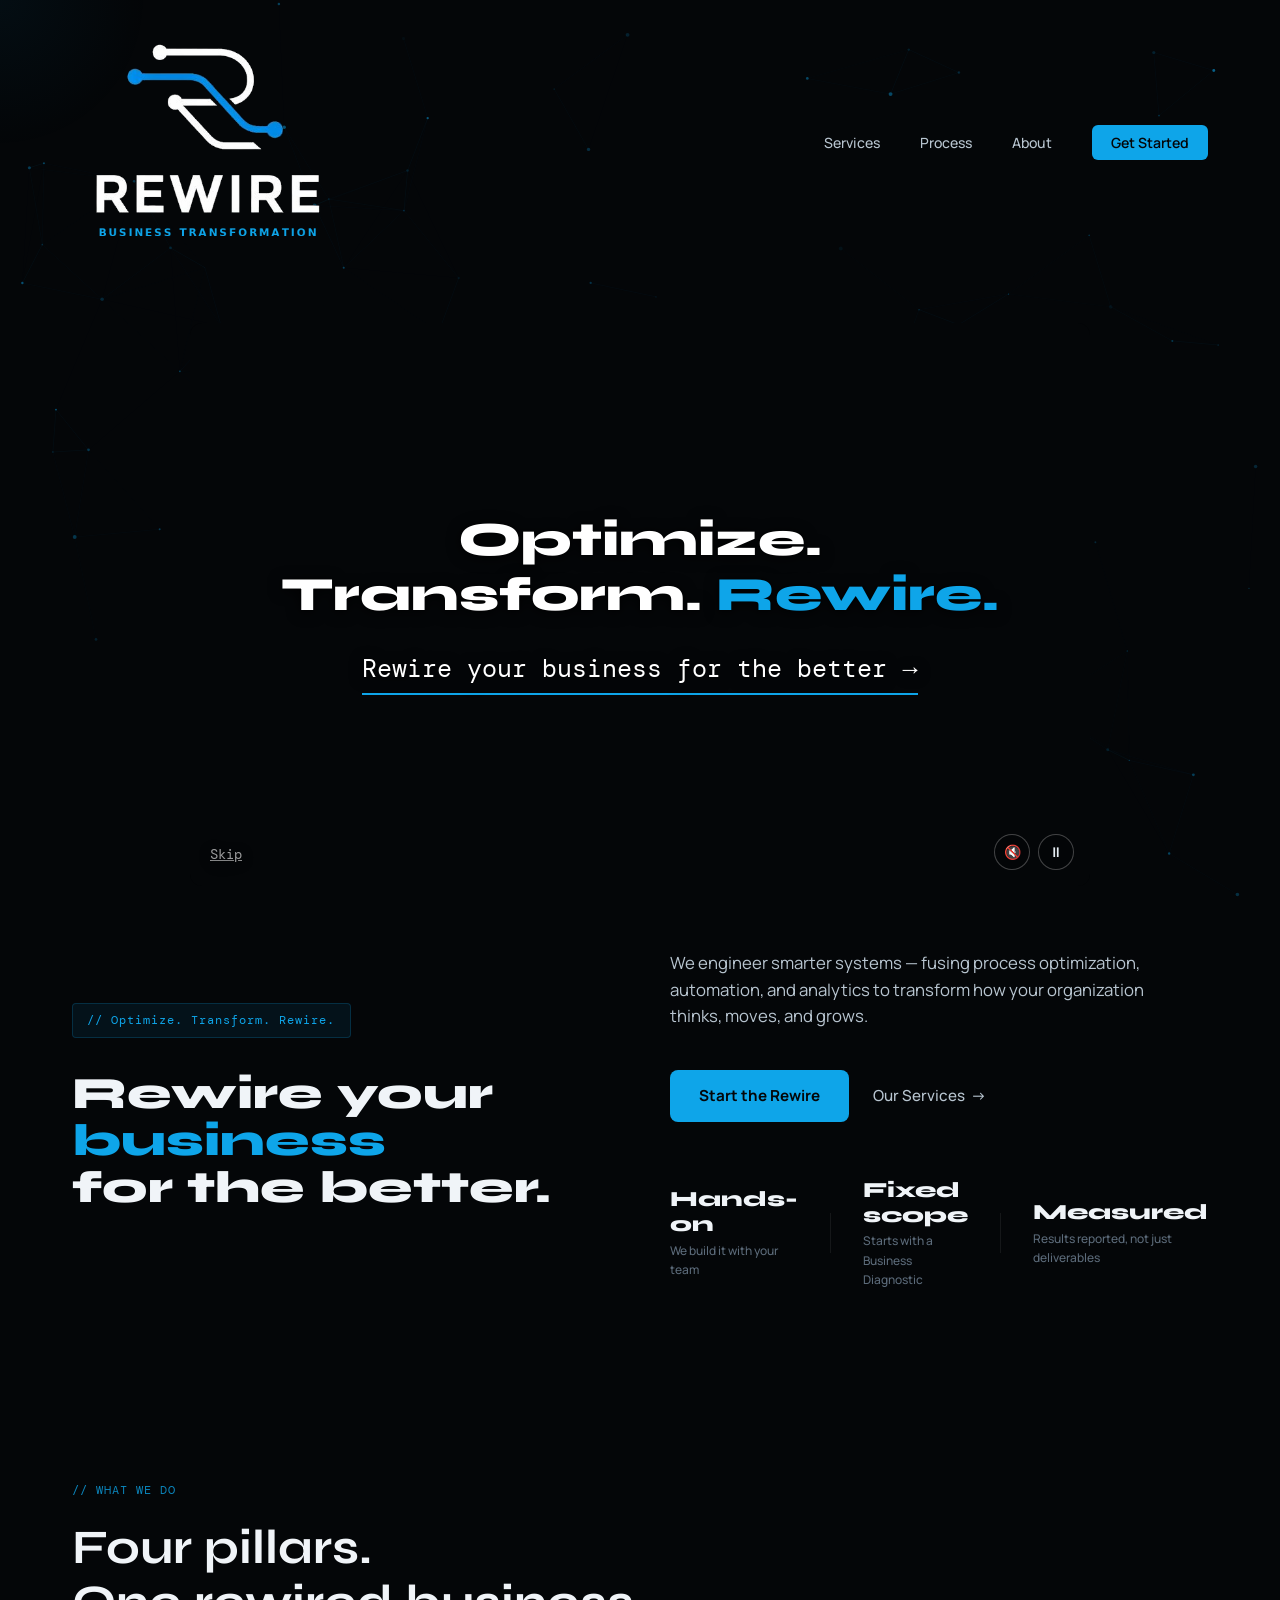
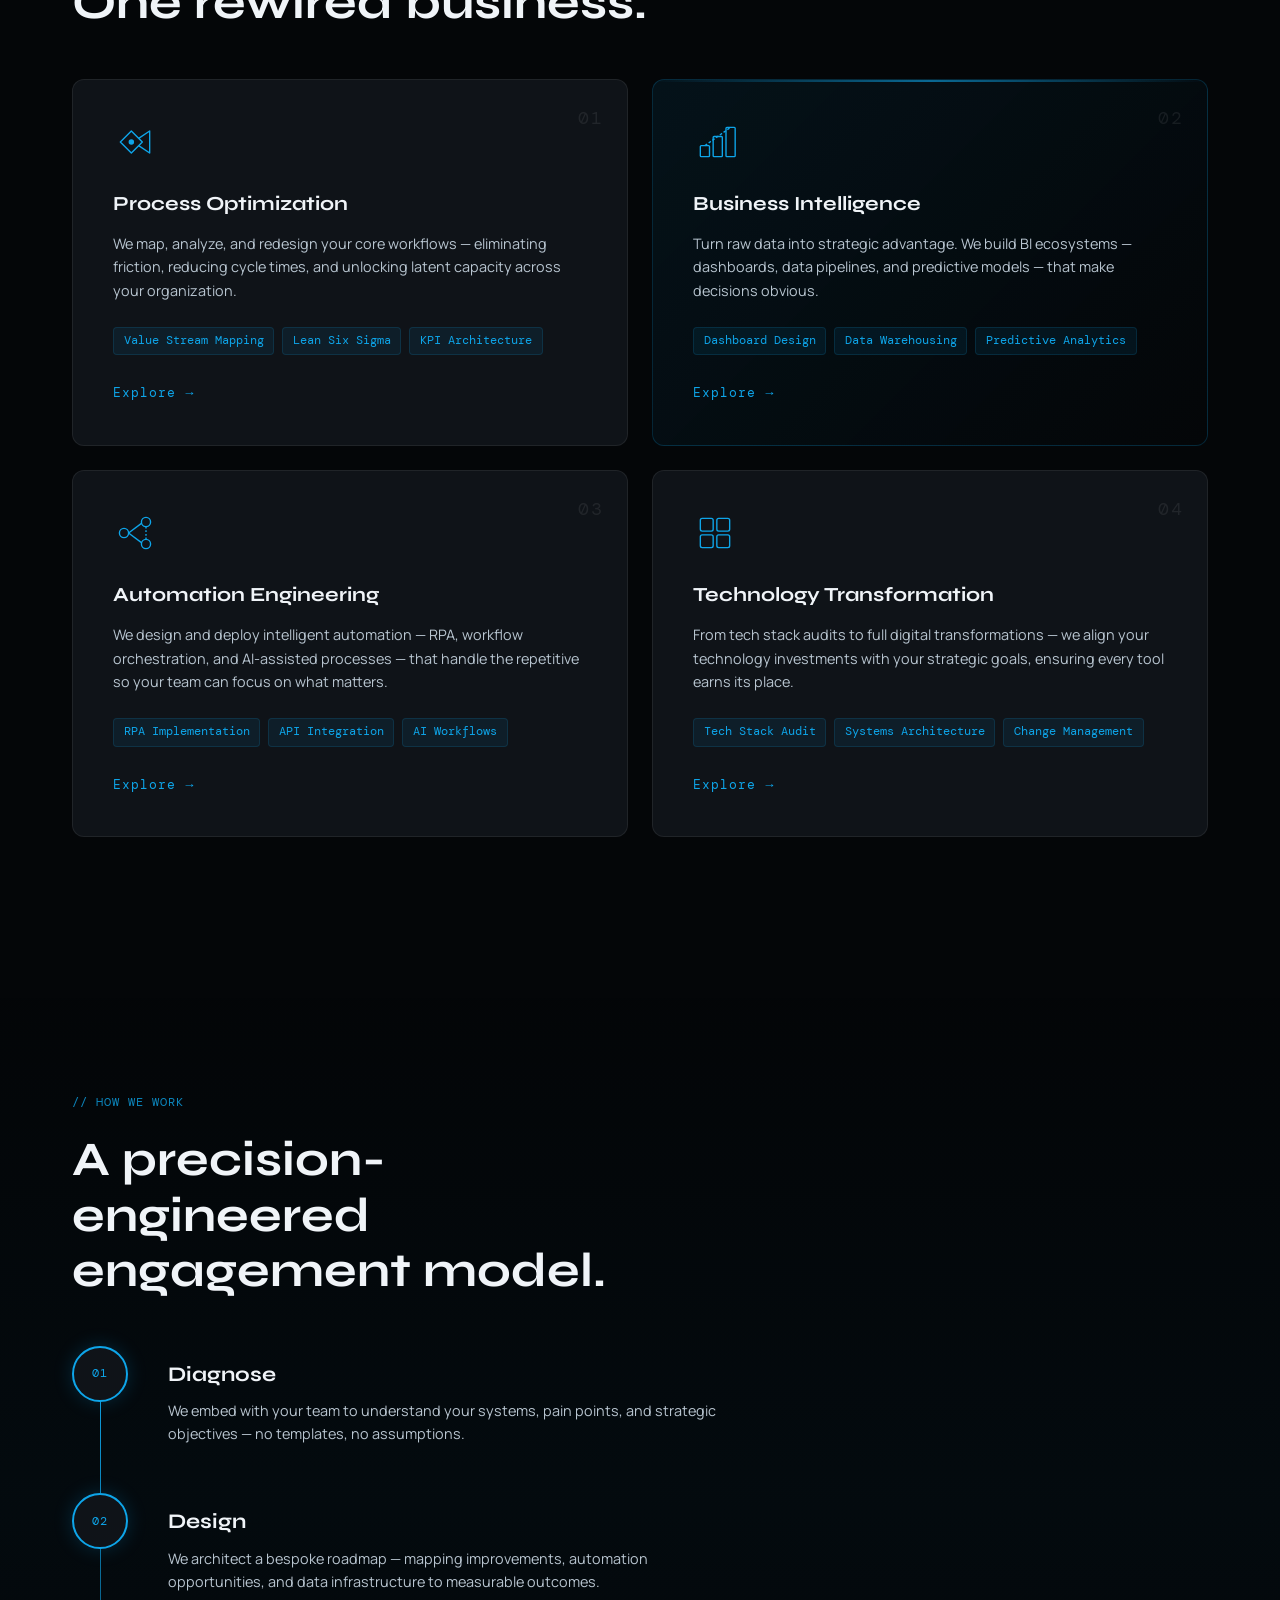
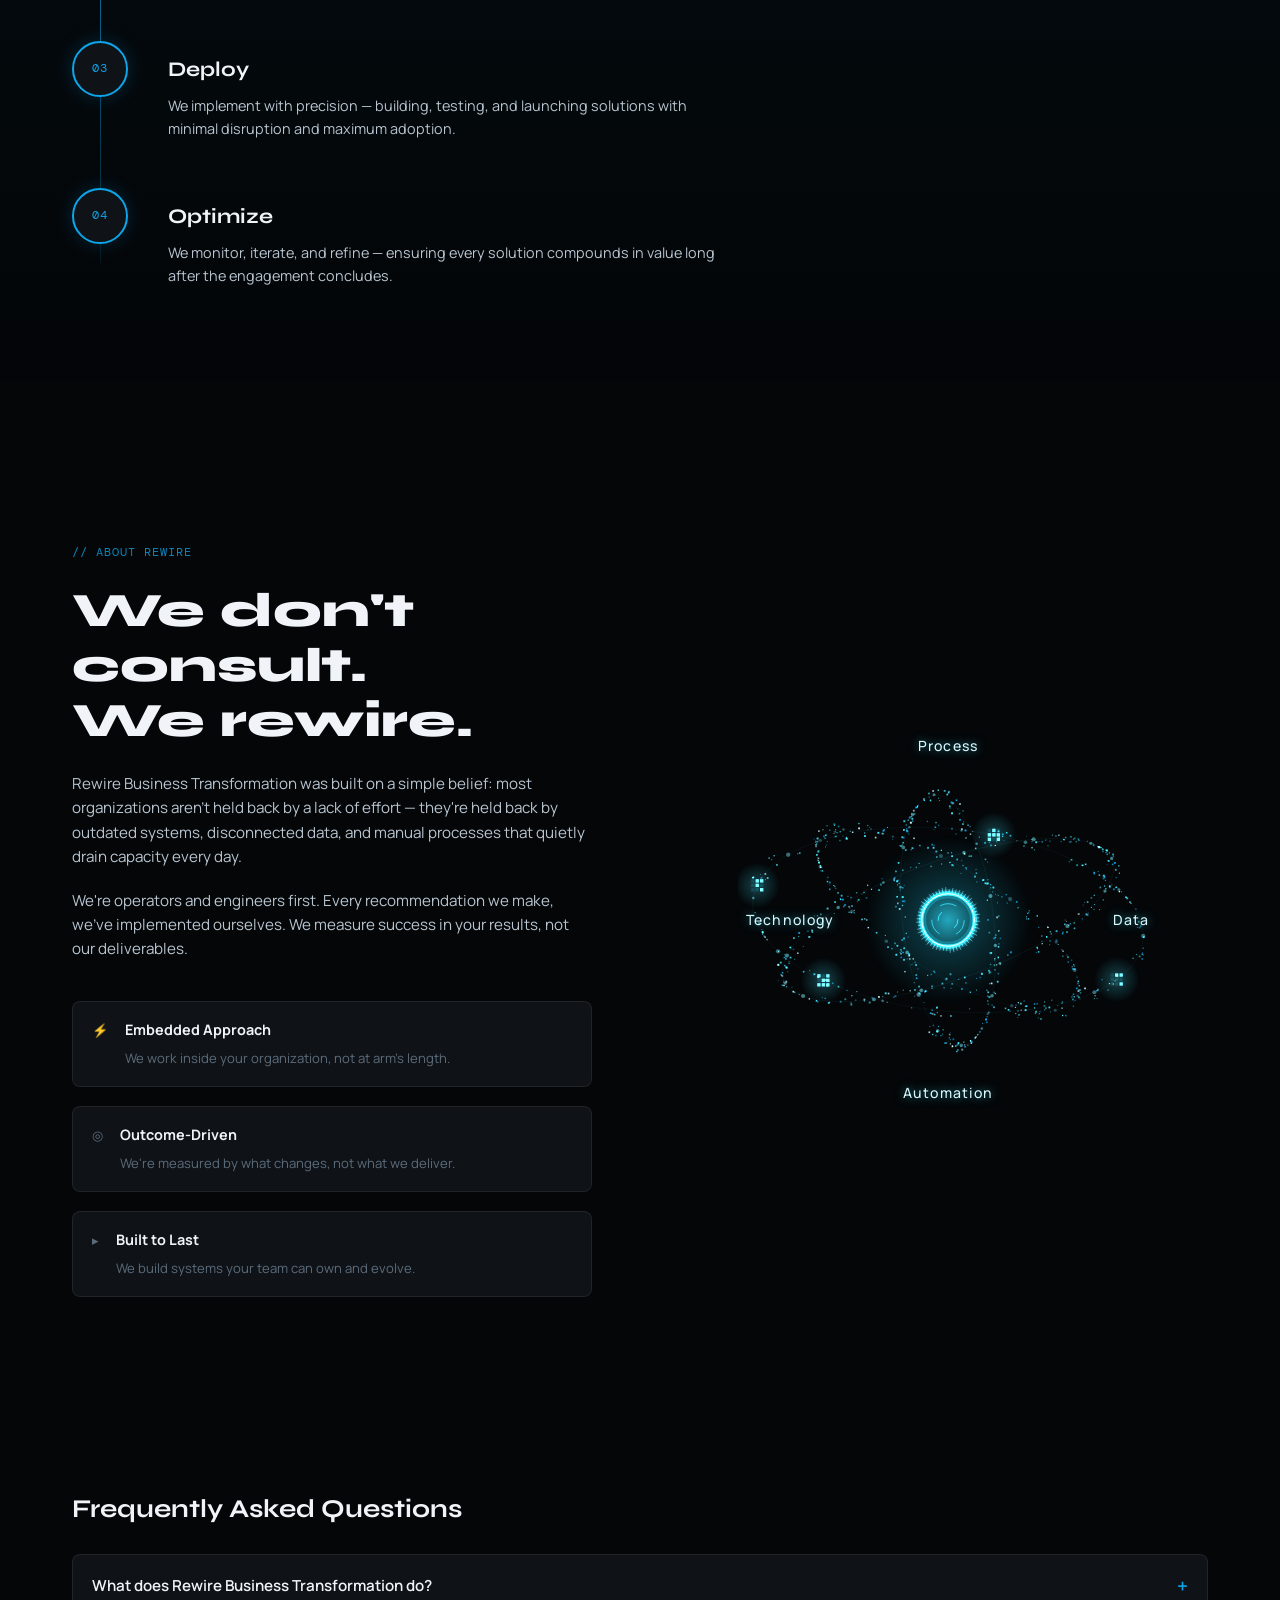
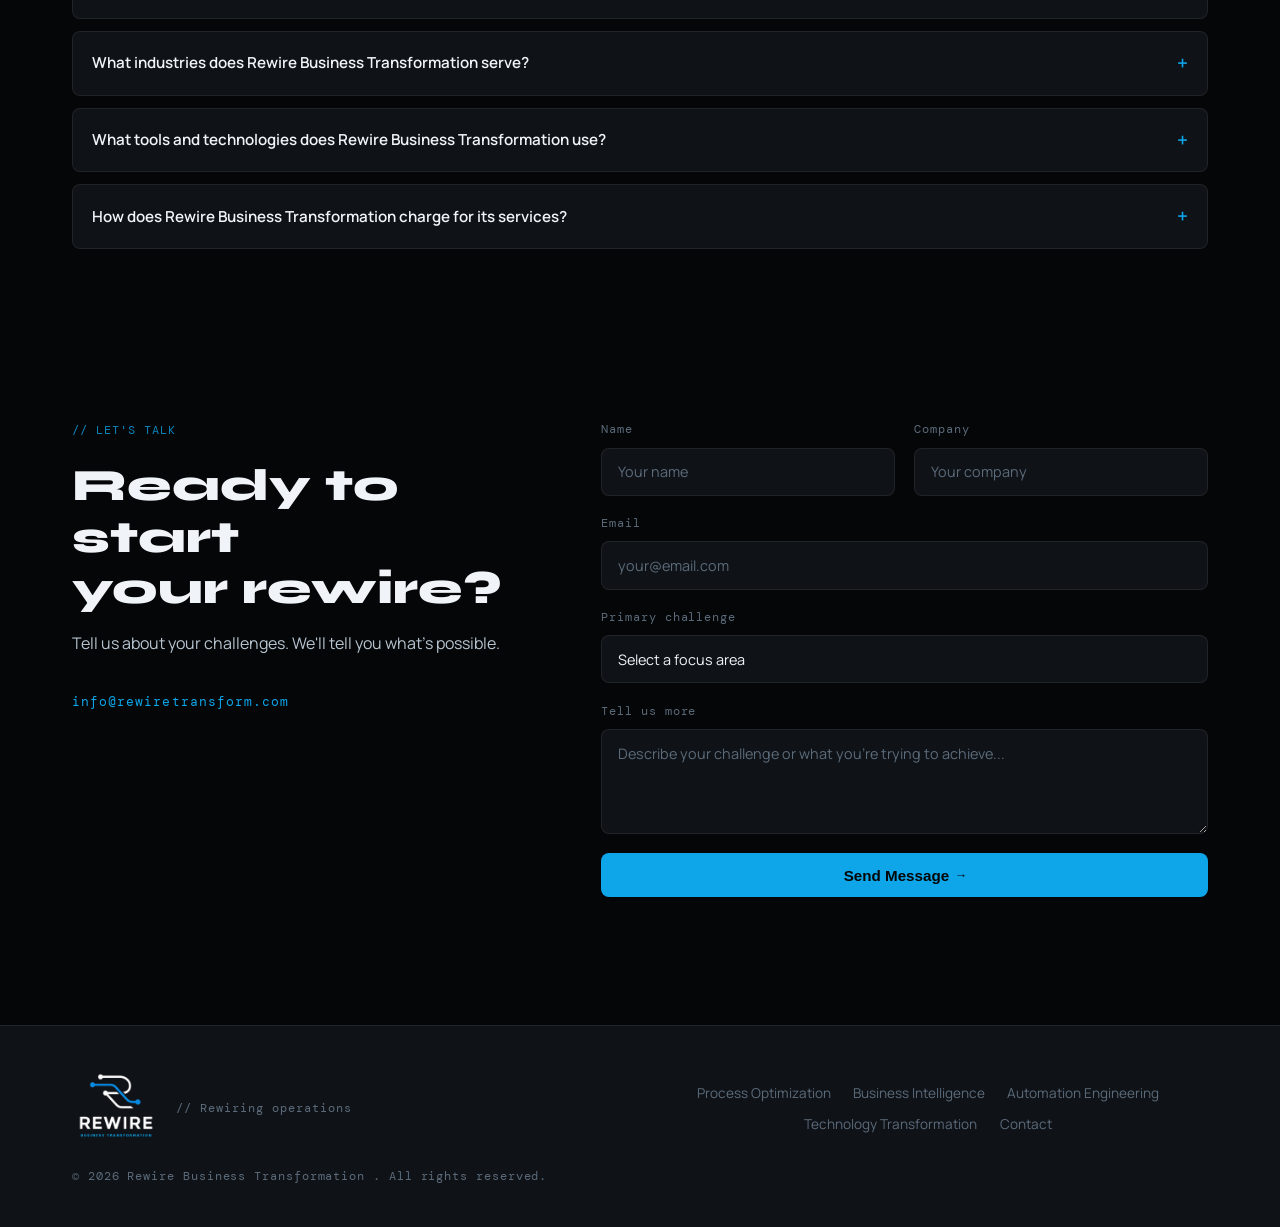
<file: index.html>
<!DOCTYPE html>
<html lang="en">
<head>
<meta charset="UTF-8" />
<meta name="viewport" content="width=device-width, initial-scale=1.0" />

<!-- ═══ PRIMARY SEO ═══ -->
<title>Rewire Business Transformation | Process, Data & Automation</title>
<meta name="description" content="Rewire helps small and mid-sized businesses fix slow processes, get clear data, and automate manual work, then stays through implementation." />
<meta name="author" content="Rewire Business Transformation" />
<meta name="robots" content="index, follow, max-snippet:-1, max-image-preview:large, max-video-preview:-1" />
<link rel="canonical" href="https://www.rewiretransform.com/" />

<!-- ═══ OPEN GRAPH (Facebook, LinkedIn) ═══ -->
<meta property="og:type" content="website" />
<meta property="og:url" content="https://www.rewiretransform.com/" />
<meta property="og:title" content="Rewire Business Transformation | Process, Data & Automation" />
<meta property="og:description" content="We help small and mid-sized businesses fix slow processes, get clear data, and automate manual work, then stay through implementation." />
<meta property="og:image" content="https://www.rewiretransform.com/og-image.png" />
<meta property="og:image:alt" content="Rewire Business Transformation. Optimize. Transform. Rewire." />
<meta property="og:image:width" content="1200" />
<meta property="og:image:height" content="630" />
<meta property="og:site_name" content="Rewire Business Transformation" />
<meta property="og:locale" content="en_US" />

<!-- ═══ TWITTER CARD ═══ -->
<meta name="twitter:card" content="summary_large_image" />
<meta name="twitter:url" content="https://www.rewiretransform.com/" />
<meta name="twitter:title" content="Rewire Business Transformation | Process, Data & Automation" />
<meta name="twitter:description" content="We help small and mid-sized businesses fix slow processes, get clear data, and automate manual work, then stay through implementation." />
<meta name="twitter:image" content="https://www.rewiretransform.com/og-image.png" />
<meta name="twitter:image:alt" content="Rewire Business Transformation. Optimize. Transform. Rewire." />

<!-- ═══ STRUCTURED DATA — Organization ═══ -->
<script type="application/ld+json">
{
"@context": "https://schema.org",
"@type": "ProfessionalService",
"@id": "https://www.rewiretransform.com/#organization",
"name": "Rewire Business Transformation",
"alternateName": "Rewire",
"url": "https://www.rewiretransform.com/",
"logo": {"@type": "ImageObject", "url": "https://www.rewiretransform.com/android-chrome-512x512.png", "width": 512, "height": 512},
"image": "https://www.rewiretransform.com/og-image.png",
"description": "Rewire Business Transformation helps small and mid-sized businesses fix slow processes, get clear data, and automate manual work, then stays through implementation.",
"email": "info@rewiretransform.com",
"areaServed": {"@type": "Country", "name": "United States"},
"contactPoint": {"@type": "ContactPoint", "contactType": "sales", "email": "info@rewiretransform.com", "areaServed": "US", "availableLanguage": "English"},
"knowsAbout": ["Process Optimization","Business Intelligence","Workflow Automation","Data Analytics","Dashboard Design","AI Workflow Integration","Technology Consulting"],
"hasOfferCatalog": {
  "@type": "OfferCatalog",
  "name": "Rewire services",
  "itemListElement": [
    {"@type": "Offer", "itemOffered": {"@type": "Service", "name": "Process Optimization", "url": "https://www.rewiretransform.com/services/process-optimization"}},
    {"@type": "Offer", "itemOffered": {"@type": "Service", "name": "Business Intelligence", "url": "https://www.rewiretransform.com/services/business-intelligence"}},
    {"@type": "Offer", "itemOffered": {"@type": "Service", "name": "Automation Engineering", "url": "https://www.rewiretransform.com/services/automation-engineering"}},
    {"@type": "Offer", "itemOffered": {"@type": "Service", "name": "Technology Transformation", "url": "https://www.rewiretransform.com/services/technology-transformation"}}
  ]
}
}
</script>

<!-- ═══ STRUCTURED DATA — FAQ ═══ -->
<script type="application/ld+json">
{
"@context": "https://schema.org",
"@type": "FAQPage",
"mainEntity": [
{
"@type": "Question",
"name": "What does Rewire Business Transformation do?",
"acceptedAnswer": {
"@type": "Answer",
"text": "Rewire Business Transformation helps small and mid-sized businesses eliminate operational drag and make smarter decisions through process optimization, workflow automation, business intelligence dashboards, and AI technology consulting."
}
},
{
"@type": "Question",
"name": "What industries does Rewire Business Transformation serve?",
"acceptedAnswer": {
"@type": "Answer",
"text": "We work with professional services, e-commerce operators, real estate teams, and SMBs with 10 to 100 employees who need better systems and data visibility to grow."
}
},
{
"@type": "Question",
"name": "How does Rewire Business Transformation charge for its services?",
"acceptedAnswer": {
"@type": "Answer",
"text": "We offer fixed-scope project engagements starting with a Business Diagnostic, through to full Rewire engagements covering automation, dashboards, and AI workflows. Monthly retainers are available for ongoing optimization."
}
},
{
"@type": "Question",
"name": "What tools and technologies does Rewire Business Transformation use?",
"acceptedAnswer": {
"@type": "Answer",
"text": "We use Make.com, n8n, Python, OpenAI APIs for automation; Power BI, Looker Studio, and Google Sheets for dashboards; and QuickBooks, Xero, and various CRMs for financial intelligence integrations."
}
}
]
}
</script>

<!-- ═══ PERFORMANCE ═══ -->
<link rel="preconnect" href="https://fonts.googleapis.com" />
<link rel="preconnect" href="https://fonts.gstatic.com" crossorigin />
<link href="https://fonts.googleapis.com/css2?family=Syne:wght@400;600;700;800&family=DM+Mono:wght@300;400;500&family=Manrope:wght@300;400;500;600&display=swap" rel="stylesheet" />
<link rel="icon" href="/favicon.ico" sizes="any" />
<link rel="icon" type="image/png" sizes="32x32" href="/favicon-32x32.png" />
<link rel="icon" type="image/png" sizes="16x16" href="/favicon-16x16.png" />
<link rel="apple-touch-icon" href="/apple-touch-icon.png" />
<link rel="manifest" href="/site.webmanifest" />
<meta name="theme-color" content="#040608" />
<link rel="stylesheet" href="style.css?v=1" />

<!-- ═══ HERO INTRO (plays before the video) ═══ -->
<style>
/* Intro lives INSIDE .circuit-diagram (the video box), so it matches the video's edges and spacing exactly */
.rw-intro{position:absolute;inset:0;z-index:4;background:var(--black,#040608);border-radius:inherit;
  display:flex;flex-direction:column;align-items:center;justify-content:center;
  gap:1.65rem;text-align:center;padding:0 6%;box-sizing:border-box;transition:opacity .6s ease,visibility 0s}
.rw-intro.done{opacity:0;pointer-events:none;visibility:hidden;transition:opacity .8s ease,visibility 0s .8s}
.rw-intro-words{margin:0;color:#fff;font-family:'Syne',sans-serif;font-weight:800;
  font-size:clamp(1.4rem,4.6vw,3rem);line-height:1.15}
/* size the intro text to the video box itself (cqw), so it fits the small box on tablets/phones too */
.circuit-diagram{container-type:inline-size}
.rw-intro-words{font-size:clamp(1.1rem,5.3cqw,3rem)}
.rw-intro-words span{display:inline-block;margin:0 .15em;opacity:0;transform:translateY(12px)}
.rw-intro.run .rw-intro-words span{animation:rwRise .7s ease forwards}
.rw-intro.run .rw-intro-words span:nth-child(1){animation-delay:.4s}
.rw-intro.run .rw-intro-words span:nth-child(2){animation-delay:1.2s}
.rw-intro.run .rw-intro-words span:nth-child(3){animation-delay:2s}
.rw-intro-words span:nth-child(3){color:#0ea5e9}
/* readability over the video frame now that there is no black backing */
.rw-intro-words,.rw-intro-link,.rw-intro-skip{text-shadow:0 2px 14px rgba(0,0,0,.85),0 0 3px rgba(0,0,0,.7)}
.rw-intro-link{color:#fff;text-decoration:none;font-family:'DM Mono',monospace;font-size:clamp(1.2rem,2.7vw,1.575rem);
  border-bottom:2px solid #0ea5e9;padding-bottom:.25rem;opacity:0;transform:translateY(12px)}
.rw-intro.run .rw-intro-link{animation:rwRise .7s ease 2.8s forwards}
.rw-intro-link{font-size:clamp(1.2rem,2.8cqw,1.575rem)}
.rw-intro-link:hover{color:#0ea5e9}
.video-toggle-btn.video-sound-btn{right:60px}
.rw-intro-skip{position:absolute;left:20px;bottom:24px;background:none;border:0;color:#fff;opacity:.6;
  font-family:'DM Mono',monospace;font-size:.85rem;line-height:1;cursor:pointer;text-decoration:underline}
.rw-intro-skip:hover,.rw-intro-skip:focus-visible{opacity:1}
@keyframes rwRise{to{opacity:1;transform:none}}
/* small screens: keep the text clear of the Skip / sound / pause row along the bottom */
@media (max-width:768px){.rw-intro{padding-bottom:4rem}}
/* phones: keep the bottom line below the top words in the size hierarchy */
@media (max-width:480px){.rw-intro-link{font-size:clamp(1rem,2.8cqw,1.575rem)}}
/* touch screens: 44px tap targets for Skip / sound / pause */
@media (pointer:coarse){
  .video-toggle-btn{width:44px;height:44px;font-size:16px;bottom:12px;right:12px}
  .video-toggle-btn.video-sound-btn{right:64px}
  .rw-intro-skip{min-width:44px;min-height:44px;padding:0 .75rem;display:inline-flex;align-items:center;justify-content:center;left:8px;bottom:12px}
}
@media (prefers-reduced-motion: reduce){
  .rw-intro-words span,.rw-intro-link,
  .rw-intro.run .rw-intro-words span,.rw-intro.run .rw-intro-link{animation:none;opacity:1;transform:none}
}

.stat-word{display:block;font-family:var(--font-display);font-size:1.35rem;font-weight:800;color:var(--white);line-height:1.15}
@media (max-width:768px){.stat-word{font-size:1.1rem}}
@media (max-width:480px){.stat-word{font-size:1rem}}

/* Equal spacing: gap from the logo (above) to the video row = gap from the video row to the headline (below).
   Change --vgap to move the row up or down; both sides stay equal. */
:root{--vgap:4rem}
.hero-video-section{
  padding-top:calc(1.2rem + 240px + var(--vgap));          /* nav padding + logo height + gap */
  padding-bottom:max(0px,calc(var(--vgap) - 4rem));        /* .hero already adds 4rem above its content */
}
@media (max-width:1024px){
  :root{--vgap:3rem}
  .hero-video-section{padding-top:calc(1.2rem + 180px + var(--vgap));padding-bottom:max(0px,calc(var(--vgap) - 2rem))}
}
@media (max-width:768px){
  :root{--vgap:2.5rem}
  .hero-video-section{padding-top:calc(.6rem + 120px + var(--vgap));padding-bottom:max(0px,calc(var(--vgap) - 1.5rem))}
}
@media (max-width:480px){
  .hero-video-section{padding-top:calc(.6rem + 96px + var(--vgap))}
}
/* landscape phones: shrink the logo so the video row isn't pushed below the fold (must stay LAST so it wins) */
@media (max-height:500px) and (orientation:landscape){
  .logo-img{height:96px}
  .nav.scrolled .logo-img{height:72px}
  :root{--vgap:2rem}
  .hero-video-section{padding-top:calc(1.2rem + 96px + var(--vgap))}
}
@media (max-height:500px) and (orientation:landscape) and (max-width:768px){
  .hero-video-section{padding-top:calc(.6rem + 96px + var(--vgap))}
}
.footer-nav{flex-wrap:wrap;justify-content:center;gap:.6rem 1.4rem;max-width:560px}
</style>
<noscript><style>.rw-intro{display:none}</style></noscript>

<!-- Preload hero image for LCP -->
<link rel="preload" as="image" href="Rewire.png" />
</head>
<body>
<!-- Background canvas -->
<canvas id="bg-canvas" aria-hidden="true"></canvas>

<!-- Nav -->
<nav class="nav" id="nav" role="navigation" aria-label="Main navigation">
<div class="nav-inner">
<div class="nav-logo">
<a href="/" aria-label="Rewire Business Transformation home">
<img src="Rewire.png" alt="Rewire Business Transformation logo" class="logo-img" width="160" height="160" />
</a>
</div>
<ul class="nav-links">
<li><a href="#services">Services</a></li>
<li><a href="#process">Process</a></li>
<li><a href="#about">About</a></li>
<li><a href="#contact" class="nav-cta">Get Started</a></li>
</ul>
<button class="burger" id="burger" aria-label="Open menu" aria-expanded="false" aria-controls="mobile-menu">
<span></span><span></span><span></span>
</button>
</div>
</nav>

<!-- Mobile menu -->
<div class="mobile-menu" id="mobile-menu" role="dialog" aria-label="Mobile navigation" aria-modal="true">
<ul>
<li><a href="#services">Services</a></li>
<li><a href="#process">Process</a></li>
<li><a href="#about">About</a></li>
<li><a href="#contact">Get Started</a></li>
</ul>
</div>

<!-- Hero Video (own section, now on top) -->
<section class="hero-video-section">
<div class="hero-visual">
<div class="circuit-diagram">
<video class="hero-video" autoplay muted loop playsinline preload="auto" id="hero-video" aria-hidden="true">
<source src="Hero_Video.mp4" type="video/mp4" />
</video>
<div class="hero-video-overlay" aria-hidden="true"></div>
<div class="rw-intro" id="rwIntro">
  <p class="rw-intro-words"><span>Optimize.</span><span>Transform.</span><span>Rewire.</span></p>
  <a class="rw-intro-link" href="#hero">Rewire your business for the better →</a>
  <button type="button" class="rw-intro-skip">Skip</button>
</div>
<button id="video-toggle" class="video-toggle-btn" type="button" aria-label="Pause background video">⏸</button>
<button id="rw-sound" class="video-toggle-btn video-sound-btn" type="button" aria-label="Turn sound on" aria-pressed="false">🔇</button>
</div>
</div>
</section>

<!-- Hero (two columns: title left, copy/CTA/stats right) -->
<section class="hero" id="hero" aria-labelledby="hero-heading">
<div class="hero-content">
<div class="hero-left">
<div class="hero-tag mono">// Optimize. Transform. Rewire.</div>
<h1 class="hero-title" id="hero-heading">
<span class="line">Rewire your</span>
<span class="line accent-word">business</span>
<span class="line">for the better.</span>
</h1>
</div>
<div class="hero-right">
<p class="hero-sub">
We engineer smarter systems — fusing process optimization, automation, and analytics
to transform how your organization thinks, moves, and grows.
</p>
<div class="hero-actions">
<a href="#contact" class="btn-primary">Start the Rewire</a>
<a href="#services" class="btn-ghost">Our Services <span class="arrow" aria-hidden="true">→</span></a>
</div>
<div class="hero-stats" aria-label="How we work">
<div class="stat">
<span class="stat-word">Hands-on</span>
<span class="stat-label">We build it with your team</span>
</div>
<div class="stat-divider" aria-hidden="true"></div>
<div class="stat">
<span class="stat-word">Fixed scope</span>
<span class="stat-label">Starts with a Business Diagnostic</span>
</div>
<div class="stat-divider" aria-hidden="true"></div>
<div class="stat">
<span class="stat-word">Measured</span>
<span class="stat-label">Results reported, not just deliverables</span>
</div>
</div>
</div>
</div>
</section>

<!-- Services -->
<section class="services" id="services" aria-labelledby="services-heading">
<div class="container">
<div class="section-header">
<div class="mono section-tag">// What we do</div>
<h2 class="section-title" id="services-heading">Four pillars.<br />One rewired business.</h2>
</div>
<div class="services-grid">

<article class="service-card" data-index="01">
<div class="service-icon" aria-hidden="true">
<svg viewBox="0 0 48 48" fill="none" xmlns="http://www.w3.org/2000/svg">
<path d="M8 24 L20 12 L32 24 L20 36 Z" stroke="currentColor" stroke-width="1.5" stroke-linejoin="round"/>
<path d="M28 20 L40 12 L40 36 L28 28" stroke="currentColor" stroke-width="1.5" stroke-linejoin="round"/>
<circle cx="20" cy="24" r="3" fill="currentColor"/>
</svg>
</div>
<span class="service-num mono" aria-hidden="true">01</span>
<h3>Process Optimization</h3>
<p>We map, analyze, and redesign your core workflows — eliminating friction, reducing cycle times, and unlocking latent capacity across your organization.</p>
<ul class="service-tags">
<li>Value Stream Mapping</li>
<li>Lean Six Sigma</li>
<li>KPI Architecture</li>
</ul>
<a href="/services/process-optimization" class="service-link mono" aria-label="Explore Process Optimization">Explore →</a>
</article>

<article class="service-card featured" data-index="02">
<div class="service-icon" aria-hidden="true">
<svg viewBox="0 0 48 48" fill="none" xmlns="http://www.w3.org/2000/svg">
<rect x="8" y="28" width="10" height="12" rx="1" stroke="currentColor" stroke-width="1.5"/>
<rect x="22" y="18" width="10" height="22" rx="1" stroke="currentColor" stroke-width="1.5"/>
<rect x="36" y="8" width="10" height="32" rx="1" stroke="currentColor" stroke-width="1.5"/>
<path d="M13 28 L27 18 L41 8" stroke="currentColor" stroke-width="1.5" stroke-dasharray="3 2"/>
</svg>
</div>
<span class="service-num mono" aria-hidden="true">02</span>
<h3>Business Intelligence</h3>
<p>Turn raw data into strategic advantage. We build BI ecosystems — dashboards, data pipelines, and predictive models — that make decisions obvious.</p>
<ul class="service-tags">
<li>Dashboard Design</li>
<li>Data Warehousing</li>
<li>Predictive Analytics</li>
</ul>
<a href="/services/business-intelligence" class="service-link mono" aria-label="Explore Business Intelligence">Explore →</a>
</article>

<article class="service-card" data-index="03">
<div class="service-icon" aria-hidden="true">
<svg viewBox="0 0 48 48" fill="none" xmlns="http://www.w3.org/2000/svg">
<circle cx="12" cy="24" r="5" stroke="currentColor" stroke-width="1.5"/>
<circle cx="36" cy="12" r="5" stroke="currentColor" stroke-width="1.5"/>
<circle cx="36" cy="36" r="5" stroke="currentColor" stroke-width="1.5"/>
<path d="M17 24 L31 13.5" stroke="currentColor" stroke-width="1.5"/>
<path d="M17 24 L31 34.5" stroke="currentColor" stroke-width="1.5"/>
<path d="M36 17 L36 31" stroke="currentColor" stroke-width="1.5" stroke-dasharray="2 2"/>
</svg>
</div>
<span class="service-num mono" aria-hidden="true">03</span>
<h3>Automation Engineering</h3>
<p>We design and deploy intelligent automation — RPA, workflow orchestration, and AI-assisted processes — that handle the repetitive so your team can focus on what matters.</p>
<ul class="service-tags">
<li>RPA Implementation</li>
<li>API Integration</li>
<li>AI Workflows</li>
</ul>
<a href="/services/automation-engineering" class="service-link mono" aria-label="Explore Automation Engineering">Explore →</a>
</article>

<article class="service-card" data-index="04">
<div class="service-icon" aria-hidden="true">
<svg viewBox="0 0 48 48" fill="none" xmlns="http://www.w3.org/2000/svg">
<rect x="8" y="8" width="14" height="14" rx="2" stroke="currentColor" stroke-width="1.5"/>
<rect x="26" y="8" width="14" height="14" rx="2" stroke="currentColor" stroke-width="1.5"/>
<rect x="8" y="26" width="14" height="14" rx="2" stroke="currentColor" stroke-width="1.5"/>
<rect x="26" y="26" width="14" height="14" rx="2" stroke="currentColor" stroke-width="1.5"/>
</svg>
</div>
<span class="service-num mono" aria-hidden="true">04</span>
<h3>Technology Transformation</h3>
<p>From tech stack audits to full digital transformations — we align your technology investments with your strategic goals, ensuring every tool earns its place.</p>
<ul class="service-tags">
<li>Tech Stack Audit</li>
<li>Systems Architecture</li>
<li>Change Management</li>
</ul>
<a href="/services/technology-transformation" class="service-link mono" aria-label="Explore Technology Transformation">Explore →</a>
</article>

</div>
</div>
</section>

<!-- Process Section -->
<section class="process" id="process" aria-labelledby="process-heading">
<div class="container">
<div class="section-header">
<div class="mono section-tag">// How we work</div>
<h2 class="section-title" id="process-heading">A precision-engineered<br />engagement model.</h2>
</div>
<div class="process-track">
<div class="process-line" aria-hidden="true"></div>
<ol class="process-steps">
<li class="process-step">
<div class="step-node" aria-hidden="true"><span class="mono">01</span></div>
<div class="step-content">
<h3>Diagnose</h3>
<p>We embed with your team to understand your systems, pain points, and strategic objectives — no templates, no assumptions.</p>
</div>
</li>
<li class="process-step">
<div class="step-node" aria-hidden="true"><span class="mono">02</span></div>
<div class="step-content">
<h3>Design</h3>
<p>We architect a bespoke roadmap — mapping improvements, automation opportunities, and data infrastructure to measurable outcomes.</p>
</div>
</li>
<li class="process-step">
<div class="step-node" aria-hidden="true"><span class="mono">03</span></div>
<div class="step-content">
<h3>Deploy</h3>
<p>We implement with precision — building, testing, and launching solutions with minimal disruption and maximum adoption.</p>
</div>
</li>
<li class="process-step">
<div class="step-node" aria-hidden="true"><span class="mono">04</span></div>
<div class="step-content">
<h3>Optimize</h3>
<p>We monitor, iterate, and refine — ensuring every solution compounds in value long after the engagement concludes.</p>
</div>
</li>
</ol>
</div>
</div>
</section>

<!-- About -->
<section class="about" id="about" aria-labelledby="about-heading">
<div class="container about-inner">
<div class="about-left">
<div class="mono section-tag">// About Rewire</div>
<h2 id="about-heading">We don't consult.<br />We rewire.</h2>
<p>Rewire Business Transformation was built on a simple belief: most organizations aren't held back by a lack of effort — they're held back by outdated systems, disconnected data, and manual processes that quietly drain capacity every day.</p>
<p>We're operators and engineers first. Every recommendation we make, we've implemented ourselves. We measure success in your results, not our deliverables.</p>
<div class="about-values">
<div class="value-item">
<span class="value-icon mono" aria-hidden="true">⚡</span>
<div>
<strong>Embedded Approach</strong>
<span>We work inside your organization, not at arm's length.</span>
</div>
</div>
<div class="value-item">
<span class="value-icon mono" aria-hidden="true">◎</span>
<div>
<strong>Outcome-Driven</strong>
<span>We're measured by what changes, not what we deliver.</span>
</div>
</div>
<div class="value-item">
<span class="value-icon mono" aria-hidden="true">▸</span>
<div>
<strong>Built to Last</strong>
<span>We build systems your team can own and evolve.</span>
</div>
</div>
</div>
</div>
<div class="about-right">
<div class="about-visual">
<div class="rw-orbiter" data-rw-orbiter data-loop="12" style="height:380px"
     data-labels="Process|Data|Automation|Technology"
     data-links=""></div>
</div>
</div>
</div>
</section>

<!-- FAQ — hidden visually but indexed by Google -->
<section class="faq-hidden" aria-label="Frequently asked questions">
<div class="container">
<h2>Frequently Asked Questions</h2>
<details>
<summary>What does Rewire Business Transformation do?</summary>
<p>Rewire Business Transformation helps small and mid-sized businesses eliminate operational drag and make smarter decisions through process optimization, workflow automation, business intelligence dashboards, and AI technology consulting.</p>
</details>
<details>
<summary>What industries does Rewire Business Transformation serve?</summary>
<p>We work with professional services, e-commerce operators, real estate teams, and SMBs with 10 to 100 employees who need better systems and data visibility to grow.</p>
</details>
<details>
<summary>What tools and technologies does Rewire Business Transformation use?</summary>
<p>We use Make.com, n8n, Python, and OpenAI APIs for automation; Power BI, Looker Studio, and Google Sheets for dashboards; and QuickBooks, Xero, and various CRMs for financial intelligence integrations.</p>
</details>
<details>
<summary>How does Rewire Business Transformation charge for its services?</summary>
<p>We offer fixed-scope project engagements starting with a Business Diagnostic, through to full Rewire engagements covering automation, dashboards, and AI workflows. Monthly retainers are available for ongoing optimization support.</p>
</details>
</div>
</section>

<!-- Contact -->
<section class="contact" id="contact" aria-labelledby="contact-heading">
<div class="container">
<div class="contact-inner">
<div class="contact-left">
<div class="mono section-tag">// Let's talk</div>
<h2 id="contact-heading">Ready to start<br />your rewire?</h2>
<p>Tell us about your challenges. We'll tell you what's possible.</p>
<div class="contact-info">
<a href="mailto:info@rewiretransform.com" class="mono contact-link">info@rewiretransform.com</a>
</div>
</div>
<form class="contact-form" id="contact-form" novalidate aria-label="Contact form">
<div class="form-row">
<div class="form-group">
<label class="mono" for="name">Name</label>
<input type="text" id="name" name="name" placeholder="Your name" required autocomplete="name" />
</div>
<div class="form-group">
<label class="mono" for="company">Company</label>
<input type="text" id="company" name="company" placeholder="Your company" autocomplete="organization" />
</div>
</div>
<div class="form-group">
<label class="mono" for="email">Email</label>
<input type="email" id="email" name="email" placeholder="your@email.com" required autocomplete="email" />
</div>
<div class="form-group">
<label class="mono" for="challenge">Primary challenge</label>
<select id="challenge" name="challenge">
<option value="">Select a focus area</option>
<option>Process Optimization</option>
<option>Business Intelligence</option>
<option>Automation Engineering</option>
<option>Technology Consulting</option>
<option>Multiple / Unsure</option>
</select>
</div>
<div class="form-group">
<label class="mono" for="message">Tell us more</label>
<textarea id="message" name="message" rows="4" placeholder="Describe your challenge or what you're trying to achieve..."></textarea>
</div>
<button type="submit" class="btn-primary full-width">Send Message <span class="mono" aria-hidden="true">→</span></button>
</form>
</div>
</div>
</section>

<!-- Footer -->
<footer class="footer" role="contentinfo">
<div class="container footer-inner">
<div class="footer-logo">
<a href="/" aria-label="Rewire Business Transformation home">
<img src="Rewire.png" alt="Rewire Business Transformation" width="52" height="52" />
</a>
<span class="mono footer-tagline">// Rewiring operations</span>
</div>
<nav class="footer-nav" aria-label="Footer navigation">
<a href="/services/process-optimization">Process Optimization</a>
<a href="/services/business-intelligence">Business Intelligence</a>
<a href="/services/automation-engineering">Automation Engineering</a>
<a href="/services/technology-transformation">Technology Transformation</a>
<a href="#contact">Contact</a>
</nav>
<div class="footer-copy mono">
© 2026 Rewire Business Transformation . All rights reserved.
</div>
</div>
</footer>

<script src="script.js?v=1"></script>

<!-- Hero intro controller -->
<script>
(function(){
  var intro=document.getElementById('rwIntro'), v=document.getElementById('hero-video');
  if(!intro||!v) return;
  var reduce=matchMedia('(prefers-reduced-motion: reduce)').matches;
  var HOLD=reduce?2600:4200, timer=null, showing=false;

  // Loop is driven here: intro -> video plays once -> 'ended' -> intro again.
  v.loop=false; v.removeAttribute('loop');

  function play(){ var p=v.play(); if(p&&p.catch) p.catch(function(){}); }

  // Sound: off by default. The sound button turns it on, and that choice holds until the visitor turns it off.
  var userUnmuted=false, sb=document.getElementById('rw-sound');
  v.muted=true;
  function syncSound(){
    if(!sb) return;
    var on=!v.muted;
    sb.textContent=on?'🔊':'🔇';
    sb.setAttribute('aria-label',on?'Turn sound off':'Turn sound on');
    sb.setAttribute('aria-pressed',on?'true':'false');
  }
  v.addEventListener('volumechange',syncSound); syncSound();
  if(sb) sb.addEventListener('click',function(){
    v.muted=!v.muted; userUnmuted=!v.muted;
    if(!v.muted && v.paused && !showing) play();
  });

  function show(){
    showing=true; clearTimeout(timer);
    v.pause(); try{v.currentTime=0}catch(e){}
    intro.classList.remove('run','done');
    void intro.offsetWidth;                  // restart the word animations
    intro.classList.add('run');
    timer=setTimeout(hide,HOLD);
  }
  function hide(){
    if(!showing) return;
    showing=false; clearTimeout(timer);
    intro.classList.add('done');
    if(reduce) return;                       // reduced motion: script.js keeps the video paused; the visitor presses play
    play();
  }

  v.addEventListener('ended',function(){
    if(reduce){ try{v.currentTime=0}catch(e){} play(); return; }  // reduced motion: plain loop, no repeating intro
    show();
  });
  intro.addEventListener('click',function(e){ if(e.target.closest('a,button')) hide(); });

  show();
})();
</script>

<!-- Rewire Orbiter — animated hero-style orbit (About section) -->
<script>
(function () {
  const TAU = Math.PI * 2;

  function mulberry32(a) {
    return function () {
      a |= 0; a = a + 0x6D2B79F5 | 0;
      let t = Math.imul(a ^ a >>> 15, 1 | a);
      t = t + Math.imul(t ^ t >>> 7, 61 | t) ^ t;
      return ((t ^ t >>> 14) >>> 0) / 4294967296;
    };
  }

  function createOrbiter(el, opts) {
    opts = Object.assign({ loop: 12, bg: null, labels: [], links: [] }, opts || {});
    const canvas = document.createElement('canvas');
    el.appendChild(canvas);
    canvas.setAttribute('aria-hidden', 'true');
    const ctx = canvas.getContext('2d');
    let W = 0, H = 0, dpr = 1;
    let T = opts.loop;
    let bg = opts.bg;
    const rnd = mulberry32(11);

    const COL = ['63,216,238', '14,165,233', '10,154,163', '201,248,255'];

    const orbits = [
      { rx: 1.00, ry: 0.34, tilt: -0.35, k:  1, n: 240, prec: 0.10 },
      { rx: 0.86, ry: 0.30, tilt:  0.55, k: -1, n: 210, prec: 0.08 },
      { rx: 0.72, ry: 0.26, tilt:  1.45, k:  1, n: 190, prec: 0.12 },
      { rx: 1.12, ry: 0.52, tilt:  0.10, k: -1, n: 150, prec: 0.05 }
    ];

    orbits.forEach(function (o, oi) {
      o.parts = [];
      for (let i = 0; i < o.n; i++) {
        o.parts.push({
          u: rnd(), off: (rnd() - 0.5) * 0.07, sp: rnd() < 0.25 ? 2 : 1,
          sz: 1.4 + rnd() * 2.2, a: 0.5 + rnd() * 0.5, c: rnd() < 0.12 ? 3 : (rnd() < 0.3 ? 1 : 0)
        });
      }
      o.pads = [];
      const np = oi === 3 ? 10 : 14;
      for (let j = 0; j < np; j++) {
        o.pads.push({
          a: TAU * j / np + (rnd() - 0.5) * 0.18,
          stub: (rnd() < 0.5 ? -1 : 1) * (0.035 + rnd() * 0.05),
          turn: (rnd() < 0.5 ? -1 : 1) * (0.02 + rnd() * 0.03),
          sz: 2 + rnd() * 2
        });
      }
    });

    const inbound = [];
    for (let i = 0; i < 620; i++) {
      inbound.push({
        ang: rnd() * TAU, u: rnd(), k: rnd() < 0.3 ? 2 : 1, spin: (rnd() - 0.5) * 1.6,
        jit: (rnd() - 0.5) * 2, sz: 1.3 + rnd() * 2.4, a: 0.5 + rnd() * 0.5,
        c: rnd() < 0.15 ? 3 : (rnd() < 0.3 ? 1 : 0)
      });
    }

    const blocks = [];
    const NB = Math.max(1, opts.labels.length || 4);
    for (let i = 0; i < NB; i++) {
      const cells = [];
      for (let j = 0; j < 9; j++) cells.push({ f: 2 + Math.floor(rnd() * 6), ph: rnd() * TAU });
      blocks.push({ ph: i / NB + 0.06, amp: 0.22 + rnd() * 0.16, cells: cells });
    }

    const labels = [];
    let burn = false;
    opts.labels.forEach(function (txt, i) {
      const href = opts.links[i];
      const n = document.createElement(href ? 'a' : 'span');
      n.className = 'rw-orbiter-label';
      if (href) n.href = href;
      n.textContent = txt;
      el.appendChild(n);
      labels.push({ el: n, txt: txt, w: 0, h: 0, font: '' });
    });
    function measureLabels() {
      labels.forEach(function (l) {
        l.w = l.el.offsetWidth; l.h = l.el.offsetHeight;
        l.font = getComputedStyle(l.el).font;
      });
    }
    if (document.fonts && document.fonts.ready) document.fonts.ready.then(function () { measureLabels(); placeLabels(); });

    const ticks = [];
    for (let i = 0; i < 56; i++) ticks.push({ r: 0.35 + rnd() * 0.65 });

    function resize() {
      const r = el.getBoundingClientRect();
      dpr = Math.min(window.devicePixelRatio || 1, 2);
      W = Math.max(1, r.width); H = Math.max(1, r.height);
      canvas.width = Math.round(W * dpr);
      canvas.height = Math.round(H * dpr);
      measureLabels();
      placeLabels();
    }

    // Fixed, evenly-spaced label positions (N/E/S/W-ish) so they never
    // overlap each other, regardless of where the animated blocks are.
    function placeLabels() {
      if (!labels.length) return;
      const U = Math.min(W * 0.5 / 1.2, H * 0.5 / 0.82);
      const cx = W / 2, cy = H / 2;
      const labelRadius = U * 1.55;
      const n = labels.length;
      labels.forEach(function (lb, i) {
        const a = -Math.PI / 2 + (TAU * i / n);
        let lx = cx + Math.cos(a) * labelRadius;
        let ly = cy + Math.sin(a) * labelRadius;
        lx = Math.max(lb.w / 2 + 8, Math.min(W - lb.w / 2 - 8, lx));
        ly = Math.max(lb.h / 2 + 8, Math.min(H - lb.h / 2 - 8, ly));
        lb.fx = lx; lb.fy = ly;
        lb.el.style.transform = 'translate(' + (lx - lb.w / 2).toFixed(1) + 'px,' + (ly - lb.h / 2).toFixed(1) + 'px)';
      });
    }

    function render(time) {
      const t = ((time % T) + T) % T;
      const p = t / T;
      ctx.setTransform(dpr, 0, 0, dpr, 0, 0);
      ctx.globalCompositeOperation = 'source-over';
      if (bg) { ctx.fillStyle = bg; ctx.fillRect(0, 0, W, H); } else { ctx.clearRect(0, 0, W, H); }
      ctx.globalCompositeOperation = 'lighter';

      const U = Math.min(W * 0.5 / 1.2, H * 0.5 / 0.82);
      const s = Math.max(0.55, Math.min(1.6, U / 450));
      const cx = W / 2, cy = H / 2;
      const R = U * 0.15;
      const f2 = (p * 2) % 1;
      const pulse = Math.exp(-f2 * 5);
      const rippleMax = U * 1.15;

      let g = ctx.createRadialGradient(cx, cy, 0, cx, cy, R * 1.25);
      g.addColorStop(0, 'rgba(40,170,190,' + (0.45 + 0.25 * pulse) + ')');
      g.addColorStop(1, 'rgba(40,170,190,0)');
      ctx.fillStyle = g; ctx.beginPath(); ctx.arc(cx, cy, R * 1.25, 0, TAU); ctx.fill();
      g = ctx.createRadialGradient(cx, cy, R * 0.9, cx, cy, R * 3.2);
      g.addColorStop(0, 'rgba(30,190,220,' + (0.16 + 0.12 * pulse) + ')');
      g.addColorStop(1, 'rgba(30,190,220,0)');
      ctx.fillStyle = g; ctx.beginPath(); ctx.arc(cx, cy, R * 3.2, 0, TAU); ctx.fill();

      orbits.forEach(function (o) {
        const tilt = o.tilt + o.prec * Math.sin(TAU * p);
        const oc = Math.cos(tilt), os = Math.sin(tilt);
        ctx.beginPath();
        for (let i = 0; i <= 128; i++) {
          const a = TAU * i / 128;
          const x = o.rx * Math.cos(a), y = o.ry * Math.sin(a);
          const px = cx + U * (x * oc - y * os), py = cy + U * (x * os + y * oc);
          if (i === 0) ctx.moveTo(px, py); else ctx.lineTo(px, py);
        }
        ctx.strokeStyle = 'rgba(63,216,238,0.10)';
        ctx.lineWidth = 1 * s;
        ctx.stroke();

        o.pads.forEach(function (pad) {
          const x = o.rx * Math.cos(pad.a), y = o.ry * Math.sin(pad.a);
          const px = cx + U * (x * oc - y * os), py = cy + U * (x * os + y * oc);
          ctx.beginPath();
          ctx.arc(px, py, pad.sz * s, 0, TAU);
          ctx.fillStyle = 'rgba(120,235,250,0.5)';
          ctx.fill();
        });

        o.parts.forEach(function (part) {
          const u = (part.u + p * o.k * part.sp) % 1;
          const a = TAU * u;
          const x = o.rx * Math.cos(a) + part.off, y = o.ry * Math.sin(a) + part.off;
          const px = cx + U * (x * oc - y * os), py = cy + U * (x * os + y * oc);
          const z = part.sz * s;
          ctx.globalAlpha = part.a;
          ctx.fillStyle = 'rgba(' + COL[part.c] + ',1)';
          ctx.fillRect(px - z / 2, py - z / 2, z, z);
        });
      });
      ctx.globalAlpha = 1;

      const ob = orbits[3];
      const obt = ob.tilt + ob.prec * Math.sin(TAU * p);
      const oc2 = Math.cos(obt), os2 = Math.sin(obt);
      const cell = U * 0.019, gap = cell * 0.35;
      const burnList = [];
      blocks.forEach(function (bk, bi) {
        const a = TAU * bk.ph + bk.amp * Math.sin(TAU * p + bk.ph * 7);
        const x = ob.rx * Math.cos(a), y = ob.ry * Math.sin(a);
        const bx = cx + U * (x * oc2 - y * os2), by = cy + U * (x * os2 + y * oc2);
        const gr = ctx.createRadialGradient(bx, by, 0, bx, by, cell * 7);
        gr.addColorStop(0, 'rgba(63,216,238,0.3)'); gr.addColorStop(1, 'rgba(63,216,238,0)');
        ctx.fillStyle = gr; ctx.beginPath(); ctx.arc(bx, by, cell * 7, 0, TAU); ctx.fill();
        for (let j = 0; j < 9; j++) {
          const cl = bk.cells[j];
          const on = Math.sin(TAU * cl.f * p + cl.ph) > -0.25;
          const gx = bx + ((j % 3) - 1) * (cell + gap), gy = by + (Math.floor(j / 3) - 1) * (cell + gap);
          ctx.fillStyle = on ? 'rgba(120,235,250,0.95)' : 'rgba(40,160,180,0.16)';
          ctx.fillRect(gx - cell / 2, gy - cell / 2, cell, cell);
        }

        const lb = labels[bi];
        if (lb && burn && lb.fx != null) {
          burnList.push([lb, lb.fx, lb.fy]);
        }
      });

      ctx.lineWidth = 1.5 * s;
      ctx.strokeStyle = 'rgba(63,216,238,' + (Math.pow(1 - f2, 2) * 0.5) + ')';
      ctx.beginPath(); ctx.arc(cx, cy, R + (rippleMax - R) * f2, 0, TAU); ctx.stroke();

      ctx.lineCap = 'round';
      ctx.lineWidth = 16 * s; ctx.strokeStyle = 'rgba(30,190,220,' + (0.12 + 0.12 * pulse) + ')';
      ctx.beginPath(); ctx.arc(cx, cy, R, 0, TAU); ctx.stroke();
      ctx.lineWidth = 6 * s; ctx.strokeStyle = 'rgba(63,216,238,' + (0.35 + 0.3 * pulse) + ')';
      ctx.beginPath(); ctx.arc(cx, cy, R, 0, TAU); ctx.stroke();
      ctx.lineWidth = 1.8 * s; ctx.strokeStyle = 'rgba(210,250,255,' + (0.85 + 0.15 * pulse) + ')';
      ctx.beginPath(); ctx.arc(cx, cy, R, 0, TAU); ctx.stroke();

      ctx.lineWidth = 1 * s;
      ctx.strokeStyle = 'rgba(160,240,255,' + (0.25 + 0.55 * pulse) + ')';
      ctx.beginPath();
      for (let i = 0; i < ticks.length; i++) {
        const a = TAU * (i / ticks.length + p);
        const len = R * (0.03 + 0.16 * pulse * ticks[i].r);
        ctx.moveTo(cx + Math.cos(a) * (R + 3 * s), cy + Math.sin(a) * (R + 3 * s));
        ctx.lineTo(cx + Math.cos(a) * (R + 3 * s + len), cy + Math.sin(a) * (R + 3 * s + len));
      }
      ctx.stroke();

      ctx.lineWidth = 1.2 * s; ctx.strokeStyle = 'rgba(63,216,238,0.7)';
      for (let i = 0; i < 3; i++) {
        const a0 = TAU * (p + i / 3);
        ctx.beginPath(); ctx.arc(cx, cy, R * 0.62, a0, a0 + 1.0); ctx.stroke();
      }
      for (let i = 0; i < 2; i++) {
        const a0 = -TAU * (p + i / 2);
        ctx.beginPath(); ctx.arc(cx, cy, R * 0.38, a0, a0 + 0.9); ctx.stroke();
      }

      ctx.globalCompositeOperation = 'source-over';

      if (burn) {
        ctx.textAlign = 'center'; ctx.textBaseline = 'middle';
        burnList.forEach(function (b) {
          ctx.font = b[0].font; ctx.shadowColor = 'rgba(63,216,238,0.85)'; ctx.shadowBlur = 10;
          ctx.fillStyle = '#d6f8ff'; ctx.fillText(b[0].txt, b[1], b[2]);
          ctx.shadowBlur = 0;
        });
      }
    }

    let raf = 0, start = 0, running = false, visible = true;
    const reduce = window.matchMedia && window.matchMedia('(prefers-reduced-motion: reduce)').matches;

    function frame(now) {
      if (!running) return;
      render((now - start) / 1000);
      raf = requestAnimationFrame(frame);
    }
    function play() {
      if (running || reduce) return;
      running = true; start = performance.now() - (start ? 0 : 0);
      raf = requestAnimationFrame(frame);
    }
    function stop() { running = false; cancelAnimationFrame(raf); }
    function restart() { stop(); start = performance.now(); running = true; raf = requestAnimationFrame(frame); }

    resize();
    if (reduce) { render(T * 0.18); } else { start = performance.now(); play(); }

    if ('ResizeObserver' in window) {
      new ResizeObserver(function () { resize(); if (!running) render(T * 0.18); }).observe(el);
    } else { window.addEventListener('resize', resize); }
    if ('IntersectionObserver' in window) {
      new IntersectionObserver(function (e) {
        visible = e[0].isIntersecting;
        if (visible && !document.hidden) play(); else stop();
      }).observe(el);
    }
    document.addEventListener('visibilitychange', function () {
      if (document.hidden) stop(); else if (visible) play();
    });

    return {
      canvas: canvas, restart: restart, stop: stop, play: play, renderAt: render,
      get loop() { return T; },
      setBg: function (v) { bg = v; if (!running) render(T * 0.18); },
      setBurn: function (v) {
        burn = v;
        labels.forEach(function (l) { l.el.style.visibility = v ? 'hidden' : ''; });
        if (!running) render(T * 0.18);
      }
    };
  }

  window.createOrbiter = createOrbiter;

  document.querySelectorAll('[data-rw-orbiter]').forEach(function (el) {
    createOrbiter(el, {
      loop: parseFloat(el.dataset.loop) || 12,
      bg: el.dataset.bg || null,
      labels: el.dataset.labels ? el.dataset.labels.split('|') : [],
      links: el.dataset.links ? el.dataset.links.split('|').filter(Boolean) : []
    });
  });
})();
</script>
</body>
</html>
</file>
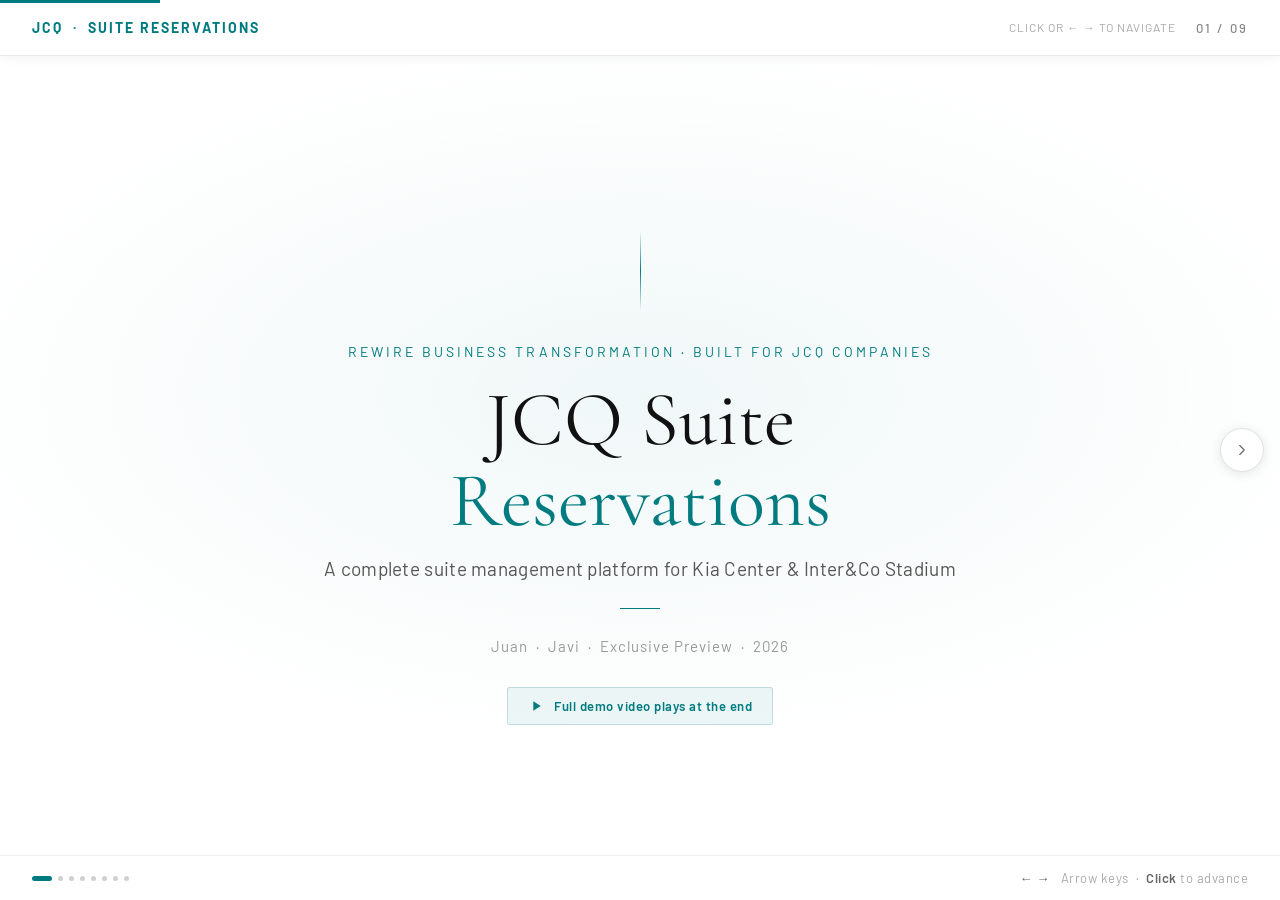
<file: jcq/index.html>
<!DOCTYPE html>
<html lang="en">
<head>
<meta charset="UTF-8"/>
<meta name="viewport" content="width=device-width,initial-scale=1.0"/>
<title>JCQ Suite Reservations — Demo</title>
<link href="https://fonts.googleapis.com/css2?family=Cormorant+Garamond:ital,wght@0,300;0,400;0,600;1,300&family=Barlow:wght@300;400;500;600;700&display=swap" rel="stylesheet"/>
<style>
*{box-sizing:border-box;margin:0;padding:0}
:root{
  --teal:#007B7F;--teal-light:#00a3a8;--teal-faint:rgba(0,123,127,0.08);
  --dark:#ffffff;--surface:#f8f8f8;--card:#f0f0f0;--border:#e0e0e0;
  --border-mid:#d0d0d0;--text:#111111;--muted:#444444;--dim:#888888;
}
html,body{width:100%;height:100%;overflow:hidden;background:#ffffff;color:#111111;font-family:'Barlow',sans-serif;cursor:default}
@media(max-width:768px){html,body{overflow:auto}}

.cursor{display:none}
.cursor-ring{display:none}
.grain{display:none}
.progress-bar{position:fixed;top:0;left:0;height:3px;background:var(--teal);z-index:100;transition:width .6s cubic-bezier(.4,0,.2,1)}

/* NAV */
.nav{position:fixed;top:0;left:0;right:0;height:56px;display:flex;align-items:center;justify-content:space-between;padding:0 32px;z-index:50;background:#ffffff;border-bottom:1px solid #e8e8e8;box-shadow:0 1px 12px rgba(0,0,0,.06)}
.nav-brand{display:flex;align-items:center;gap:12px}
.nav-name{font-size:14px;font-weight:700;letter-spacing:2px;color:var(--teal);text-transform:uppercase}
.nav-right{display:flex;align-items:center;gap:20px}
.slide-counter{font-size:13px;letter-spacing:2px;color:#888;font-weight:500}
.nav-hint{font-size:12px;letter-spacing:1px;color:#aaa;text-transform:uppercase}

/* NAV ARROWS */
.nav-arrow{position:fixed;top:50%;transform:translateY(-50%);width:44px;height:44px;border-radius:50%;border:1.5px solid #e0e0e0;background:#ffffff;display:flex;align-items:center;justify-content:center;z-index:60;transition:all .2s;box-shadow:0 2px 12px rgba(0,0,0,.1);cursor:pointer}
.nav-arrow:hover{border-color:var(--teal);background:rgba(0,123,127,.06)}
.nav-arrow svg{width:18px;height:18px;stroke:#666;transition:stroke .2s}
.nav-arrow:hover svg{stroke:var(--teal)}
.nav-arrow.hidden{opacity:0;pointer-events:none}
#arrowLeft{left:16px}
#arrowRight{right:16px}

/* SLIDES */
.slide{position:absolute;inset:0;top:56px;display:flex;align-items:center;justify-content:center;opacity:0;pointer-events:none;transition:opacity .4s ease;background:#ffffff;overflow-y:auto}
.slide.active{opacity:1;pointer-events:all}

/* TITLE */
.title-bg{position:absolute;inset:0;background:radial-gradient(ellipse 80% 60% at 50% 40%,rgba(0,123,127,.06) 0%,transparent 70%)}
.title-line{width:1px;height:80px;background:linear-gradient(to bottom,transparent,var(--teal),transparent);margin:0 auto 32px}
.title-eyebrow{font-size:14px;letter-spacing:3px;color:var(--teal);text-transform:uppercase;text-align:center;margin-bottom:20px;opacity:0;animation:fadeUp .8s .3s forwards}
.title-h1{font-family:'Cormorant Garamond',serif;font-size:clamp(48px,6vw,80px);font-weight:400;text-align:center;line-height:1.05;margin-bottom:16px;color:#111;opacity:0;animation:fadeUp .8s .5s forwards}
.title-h1 em{color:var(--teal);font-style:normal}
.title-sub{font-size:19px;color:#555;text-align:center;letter-spacing:.3px;font-weight:400;opacity:0;animation:fadeUp .8s .7s forwards}
.title-divider{width:40px;height:1px;background:var(--teal);margin:28px auto;opacity:0;animation:fadeIn .8s .9s forwards}
.title-meta{font-size:15px;color:#999;text-align:center;letter-spacing:1px;opacity:0;animation:fadeUp .8s 1.1s forwards}

/* SCENE SPLIT */
.scene-bg{position:absolute;inset:0;background:#ffffff}
.scene-wrap{position:relative;z-index:2;width:100%;height:100%;display:grid;grid-template-columns:360px 1fr}
.scene-left{display:flex;flex-direction:column;justify-content:center;padding:60px 40px 60px 56px;border-right:2px solid #f0f0f0;max-width:380px}
.scene-number{font-size:13px;letter-spacing:3px;color:var(--teal);text-transform:uppercase;margin-bottom:20px;display:flex;align-items:center;gap:12px;font-weight:600}
.scene-number::after{content:'';flex:1;height:1px;background:#e0e0e0}
.scene-title{font-family:'Cormorant Garamond',serif;font-size:clamp(32px,3.8vw,52px);font-weight:400;line-height:1.1;margin-bottom:20px;color:#111111}
.scene-title em{color:var(--teal);font-style:normal}
.scene-body{font-size:19px;color:#444444;line-height:1.8;font-weight:400;max-width:400px}
.scene-body strong{color:#111111;font-weight:600}
.scene-tag{display:inline-flex;align-items:center;gap:6px;margin-top:24px;padding:7px 16px;border:1.5px solid #e0e0e0;border-radius:20px;font-size:13px;letter-spacing:1px;color:#777;text-transform:uppercase;font-weight:500}
.scene-tag-dot{width:5px;height:5px;border-radius:50%;background:var(--teal)}
.scene-right{display:flex;align-items:center;justify-content:center;padding:32px 56px 32px 40px;position:relative;overflow:hidden;background:#fafafa}
.slide.active .scene-left{animation:slideInLeft .6s cubic-bezier(.4,0,.2,1) forwards}
.slide.active .scene-right{animation:slideInRight .6s .1s cubic-bezier(.4,0,.2,1) both}

/* MOCKUP */
.mockup{width:100%;max-width:680px;background:#ffffff;border:1px solid #ddd;border-radius:6px;overflow:hidden;box-shadow:0 8px 40px rgba(0,0,0,.12)}
.mockup-bar{height:32px;background:#f5f5f5;border-bottom:1px solid #e8e8e8;display:flex;align-items:center;padding:0 14px;gap:6px}
.mockup-dot{width:8px;height:8px;border-radius:50%}
.mockup-url{flex:1;margin:0 12px;height:16px;background:#e8e8e8;border-radius:8px;font-size:9px;display:flex;align-items:center;padding:0 10px;color:#888;letter-spacing:.5px}

/* UI COMPONENTS */
.ui-nav{background:#1a1a1a;padding:10px 14px;display:flex;align-items:center;justify-content:space-between;border-bottom:1px solid #2a2a2a}
.ui-nav-logo{font-size:13px;font-weight:700;color:white;letter-spacing:.5px}
.ui-nav-btn{padding:6px 12px;background:#007B7F;font-size:10px;font-weight:700;color:white;letter-spacing:.5px;border-radius:1px}
.ui-hero{background:#141414;padding:20px 18px;border-bottom:1px solid #1e1e1e}
.ui-hero-h{font-size:18px;font-weight:700;color:white;margin-bottom:4px;line-height:1.2}
.ui-hero-h em{color:#00a3a8;font-style:normal}
.ui-hero-sub{font-size:11px;color:#666;line-height:1.5}
.ui-content{padding:18px}
.ui-tabs{display:flex;margin-bottom:14px;border-bottom:1px solid #1e1e1e}
.ui-tab{padding:10px 14px;font-size:11px;font-weight:600;letter-spacing:.5px;color:#444;border-bottom:2px solid transparent;margin-bottom:-1px;text-transform:uppercase}
.ui-tab.on{color:#007B7F;border-bottom-color:#007B7F}
.ui-venue-tabs{display:flex;margin-bottom:12px}
.ui-vtab{flex:1;padding:10px;font-size:10px;font-weight:700;text-align:center;letter-spacing:.5px;text-transform:uppercase;border:1.5px solid #2a2a2a;color:#444}
.ui-vtab.on{background:#007B7F;border-color:#007B7F;color:white}
.ui-date-card{background:#141414;border:1px solid #1e1e1e;border-radius:2px;padding:14px;margin-bottom:12px}
.ui-date-label{font-size:10px;font-weight:700;letter-spacing:1px;color:#444;text-transform:uppercase;margin-bottom:6px}
.ui-presets{display:flex;gap:4px;margin-bottom:8px;flex-wrap:wrap}
.ui-preset{padding:5px 10px;border:1px solid #2a2a2a;font-size:10px;font-weight:600;color:#444;border-radius:1px}
.ui-preset.on{border-color:#007B7F;color:#007B7F;background:rgba(0,123,127,.08)}
.ui-date-row{display:grid;grid-template-columns:1fr 1fr auto;gap:5px;align-items:end}
.ui-date-field-wrap{display:flex;flex-direction:column;gap:2px}
.ui-date-field-label{font-size:9px;color:#444;font-weight:700;letter-spacing:.5px;text-transform:uppercase}
.ui-date-field{background:#0a0a0a;border:1px solid #222;padding:7px 10px;font-size:10px;color:#777;border-radius:1px}
.ui-search-btn{padding:9px 13px;background:#007B7F;font-size:10px;font-weight:700;color:white;letter-spacing:.5px;text-transform:uppercase;white-space:nowrap;border-radius:1px;text-align:center}
.ui-event-row{display:grid;grid-template-columns:56px 1fr auto;gap:12px;align-items:center;padding:12px;border:1px solid #1e1e1e;border-radius:2px;margin-bottom:5px;background:#141414}
.ui-event-date{text-align:center;background:rgba(0,123,127,.08);border:1px solid rgba(0,123,127,.2);border-radius:1px;padding:6px 4px}
.ui-event-month{font-size:9px;font-weight:700;letter-spacing:1px;color:#007B7F}
.ui-event-num{font-size:22px;font-weight:800;color:#007B7F;line-height:1}
.ui-event-day{font-size:9px;color:#444;font-weight:600}
.ui-event-name{font-size:13px;font-weight:700;color:#ede9e1;margin-bottom:1px;line-height:1.2}
.ui-event-meta{font-size:10px;color:#444}
.ui-pill{display:inline-block;padding:3px 8px;border-radius:10px;font-size:9px;font-weight:700;letter-spacing:.5px;text-transform:uppercase;margin-bottom:3px}
.ui-pill-soccer{background:rgba(22,101,52,.2);border:1px solid rgba(22,101,52,.4);color:#22c55e}
.ui-pill-private{background:rgba(0,123,127,.15);border:1px solid rgba(0,123,127,.3);color:#007B7F}
.ui-arrow{font-size:14px;font-weight:700;color:#007B7F}
.ui-suite-card{border:1.5px solid #222;border-radius:2px;padding:12px;margin-bottom:8px}
.ui-suite-card.sel{border-color:#007B7F;background:rgba(0,123,127,.06)}
.ui-suite-name{font-size:13px;font-weight:700;color:#ede9e1;margin-bottom:1px}
.ui-suite-meta{font-size:10px;color:#444;margin-bottom:5px}
.ui-amenities{display:flex;gap:3px;flex-wrap:wrap}
.ui-amenity{padding:3px 8px;border:1px solid #2a2a2a;font-size:9px;color:#444;border-radius:1px}
.ui-amenity.sel{border-color:rgba(0,123,127,.3);color:#007B7F}
.ui-form-row{display:grid;grid-template-columns:1fr 1fr;gap:10px;margin-bottom:10px}
.ui-field{display:flex;flex-direction:column;gap:2px}
.ui-field-label{font-size:9px;font-weight:700;letter-spacing:1px;color:#444;text-transform:uppercase}
.ui-field-input{background:#0a0a0a;border:1px solid #222;padding:7px 10px;font-size:10px;color:#555;border-radius:1px}
.ui-field-input.filled{color:#ede9e1}
.ui-submit-btn{width:100%;padding:12px;background:#007B7F;font-size:11px;font-weight:700;color:white;letter-spacing:.5px;text-transform:uppercase;text-align:center;border-radius:1px;margin-top:7px}
.ui-confirm{text-align:center;padding:24px 18px}
.ui-confirm-icon{width:52px;height:52px;border-radius:50%;border:2px solid #007B7F;background:rgba(0,123,127,.08);display:flex;align-items:center;justify-content:center;margin:0 auto 14px;font-size:20px;color:#007B7F}
.ui-confirm-h{font-size:16px;font-weight:800;color:#ede9e1;margin-bottom:4px}
.ui-confirm-sub{font-size:10px;color:#444;line-height:1.6}
.ui-admin-layout{display:flex;min-height:240px}
.ui-admin-sidebar{width:110px;background:#111;border-right:1px solid #1e1e1e;padding:8px 0;flex-shrink:0}
.ui-admin-navitem{padding:10px 14px;font-size:9px;font-weight:600;letter-spacing:.5px;color:#444;text-transform:uppercase;border-left:2px solid transparent;display:flex;align-items:center;gap:5px}
.ui-admin-navitem.on{color:#007B7F;border-left-color:#007B7F;background:rgba(0,123,127,.06)}
.ui-admin-main{flex:1;padding:14px;background:#0f0f0f;overflow:hidden}
.ui-admin-h{font-size:13px;font-weight:800;color:#ede9e1;margin-bottom:1px}
.ui-admin-sub{font-size:9px;color:#444;margin-bottom:8px}
.ui-pending-label{font-size:9px;font-weight:700;letter-spacing:1px;color:#d4890a;text-transform:uppercase;margin-bottom:5px}
.ui-req-card{background:#161616;border:1px solid #1e1e1e;border-radius:2px;padding:10px;margin-bottom:8px}
.ui-req-card.pending{border-left:2px solid #d4890a}
.ui-req-name{font-size:12px;font-weight:700;color:#ede9e1;margin-bottom:1px}
.ui-req-meta{font-size:9px;color:#444;margin-bottom:5px;line-height:1.5}
.ui-req-actions{display:flex;gap:6px;align-items:center;margin-top:6px}
.ui-approve-btn{padding:6px 12px;background:#1a7a4a;font-size:9px;font-weight:700;color:white;letter-spacing:.5px;border-radius:1px}
.ui-decline-btn{padding:6px 10px;background:transparent;border:1px solid #2a2a2a;font-size:9px;font-weight:700;color:#444;border-radius:1px}
.ui-req-row{display:grid;grid-template-columns:1fr 72px 64px;gap:8px;align-items:center;padding:8px 10px;border-bottom:1px solid #1a1a1a}
.ui-req-row:last-child{border-bottom:none}
.ui-status-pill{padding:3px 8px;border-radius:10px;font-size:9px;font-weight:700;letter-spacing:.5px;text-transform:uppercase;display:inline-block}
.ui-status-approved{background:rgba(26,122,74,.15);border:1px solid rgba(26,122,74,.3);color:#22c55e}
.ui-status-pending{background:rgba(212,137,10,.15);border:1px solid rgba(212,137,10,.3);color:#d4890a}
.ui-hs-badge{display:inline-flex;align-items:center;gap:4px;padding:3px 8px;border-radius:10px;background:rgba(255,122,89,.1);border:1px solid rgba(255,122,89,.2);font-size:9px;color:#ff7a59;font-weight:600}
.ui-hs-dot{width:3px;height:3px;border-radius:50%;background:#ff7a59}
.ui-private-event{background:rgba(0,123,127,.06);border:1px solid rgba(0,123,127,.2);border-radius:2px;padding:8px 12px;margin-bottom:6px;display:flex;justify-content:space-between;align-items:center}
.ui-private-name{font-size:12px;font-weight:700;color:#ede9e1}
.ui-private-meta{font-size:9px;color:#444}
.ui-stats{display:grid;grid-template-columns:repeat(2,1fr);gap:5px;margin-bottom:7px}
.ui-stat-card{background:#161616;border:1px solid #1e1e1e;border-radius:2px;padding:7px}
.ui-stat-label{font-size:9px;font-weight:700;letter-spacing:1px;color:#444;text-transform:uppercase;margin-bottom:3px}
.ui-stat-val{font-size:26px;font-weight:800;color:#ede9e1}

@keyframes highlight{0%{box-shadow:0 0 0 0 rgba(0,123,127,.7)}70%{box-shadow:0 0 0 8px rgba(0,123,127,0)}100%{box-shadow:0 0 0 0 rgba(0,123,127,0)}}
.highlight{animation:highlight 1.5s ease infinite}

/* END */
.end-bg{position:absolute;inset:0;background:#ffffff}
.end-content{position:relative;z-index:2;text-align:center;padding:40px}
.end-icon{width:64px;height:64px;border-radius:50%;border:2px solid var(--teal);background:rgba(0,123,127,.06);display:flex;align-items:center;justify-content:center;margin:0 auto 32px;font-size:24px;color:var(--teal)}
.end-h{font-family:'Cormorant Garamond',serif;font-size:clamp(36px,5vw,64px);font-weight:400;margin-bottom:16px;line-height:1.1;color:#111}
.end-h em{color:var(--teal);font-style:normal}
.end-sub{font-size:19px;color:#555;font-weight:400;margin-bottom:32px;line-height:1.7;max-width:480px;margin-left:auto;margin-right:auto}
.end-cta{display:inline-flex;align-items:center;gap:12px;padding:14px 32px;background:var(--teal);font-size:14px;font-weight:600;letter-spacing:2px;color:white;text-transform:uppercase;border-radius:2px}
.slide.active .end-content>*{opacity:0}
.slide.active .end-icon{animation:fadeUp .6s .2s forwards}
.slide.active .end-h{animation:fadeUp .6s .4s forwards}
.slide.active .end-sub{animation:fadeUp .6s .6s forwards}
.slide.active .end-cta{animation:fadeUp .6s .8s forwards}
.slide.active .end-restart{animation:fadeUp .6s 1s forwards}

/* FOOTER */
.footer{position:fixed;bottom:0;left:0;right:0;padding:14px 32px;display:flex;align-items:center;justify-content:space-between;background:#ffffff;border-top:1px solid #eeeeee}
.footer-dots{display:flex;gap:6px}
.dot{width:5px;height:5px;border-radius:50%;background:#d0d0d0;cursor:pointer;transition:all .3s}
.dot.on{background:var(--teal);width:20px;border-radius:3px}
.footer-keys{font-size:13px;color:#aaa;letter-spacing:.5px}
.footer-keys span{color:#666;font-weight:600}

@keyframes fadeUp{from{opacity:0;transform:translateY(20px)}to{opacity:1;transform:none}}
@keyframes fadeIn{from{opacity:0}to{opacity:1}}
@keyframes slideInLeft{from{opacity:0;transform:translateX(-30px)}to{opacity:1;transform:none}}
@keyframes slideInRight{from{opacity:0;transform:translateX(30px)}to{opacity:1;transform:none}}
.slide.active .scene-left{animation:slideInLeft .6s cubic-bezier(.4,0,.2,1) forwards}
.slide.active .scene-right{animation:slideInRight .6s .1s cubic-bezier(.4,0,.2,1) both}

@media(max-width:768px){
  .nav{padding:0 16px;height:52px}
  .nav-hint{display:none}
  .nav-arrow{width:36px;height:36px;top:auto;bottom:64px;transform:none}
  #arrowLeft{left:12px}
  #arrowRight{right:12px}
  .slide{top:52px;overflow-y:auto;align-items:flex-start}
  .scene-wrap{grid-template-columns:1fr;height:auto;min-height:100%}
  .scene-left{padding:28px 24px 20px;border-right:none;border-bottom:2px solid #f0f0f0}
  .scene-right{padding:20px 24px 28px;background:#fafafa}
  .scene-title{font-size:28px}
  .scene-body{font-size:15px;max-width:100%}
  .mockup{max-width:100%}
  .footer{padding:10px 16px}
  .end-content{padding:40px 24px}
  .end-h{font-size:32px}
  .end-sub{font-size:14px}
}

.chevron-pulse{
  font-size:28px;
  color:var(--teal);
  animation:chevPulse 1.2s ease-in-out infinite;
  line-height:1;
}
@keyframes chevPulse{
  0%,100%{opacity:.2;transform:translateX(-4px)}
  50%{opacity:1;transform:translateX(4px)}
}

@media(max-width:768px){
  /* Last slide — stack vertically, full scroll */
  .end-wrap{
    flex-direction:column!important;
    height:auto!important;
    overflow-y:auto!important;
  }
  .end-left-panel{
    flex:none!important;
    width:100%!important;
    min-height:auto!important;
    padding:28px 20px 24px!important;
    border-right:none!important;
    border-bottom:2px solid #f0f0f0!important;
  }
  .end-right-panel{
    flex:none!important;
    width:100%!important;
    padding:24px 20px 48px!important;
    justify-content:flex-start!important;
  }
  .video-card{
    padding:36px 20px!important;
    min-height:220px!important;
  }
  #s7{
    overflow-y:auto!important;
    align-items:flex-start!important;
    display:block!important;
  }
}
  .end-wrap{
    flex-direction:column!important;
    align-items:stretch!important;
    height:auto!important;
    min-height:100%!important;
    width:100%!important;
  }
  .end-left-panel{
    flex:none!important;
    width:100%!important;
    padding:28px 20px 20px!important;
    border-right:none!important;
    border-bottom:2px solid #f0f0f0!important;
  }
  .end-right-panel{
    flex:none!important;
    width:100%!important;
    padding:20px 20px 48px!important;
    align-items:center!important;
  }
  /* Video card full width on mobile */
  .end-right-panel a{
    max-width:100%!important;
    min-height:200px!important;
    padding:32px 20px!important;
  }
}
</style>
</head>
<body>

<div class="cursor" id="cursor"></div>
<div class="cursor-ring" id="cursorRing"></div>
<div class="grain"></div>
<div class="progress-bar" id="progress"></div>

<nav class="nav">
  <div class="nav-brand">
    <span class="nav-name">JCQ &nbsp;·&nbsp; Suite Reservations</span>
  </div>
  <div class="nav-right">
    <span class="nav-hint">Click or ← → to navigate</span>
    <span class="slide-counter" id="counter">01 / 09</span>
  </div>
</nav>

<!-- ARROWS -->
<div class="nav-arrow hidden" id="arrowLeft" onclick="event.stopPropagation();goTo(current-1)">
  <svg viewBox="0 0 24 24" fill="none" stroke-width="1.5" stroke-linecap="round" stroke-linejoin="round"><polyline points="15 18 9 12 15 6"/></svg>
</div>
<div class="nav-arrow" id="arrowRight" onclick="event.stopPropagation();goTo(current+1===TOTAL?0:current+1)">
  <svg viewBox="0 0 24 24" fill="none" stroke-width="1.5" stroke-linecap="round" stroke-linejoin="round"><polyline points="9 18 15 12 9 6"/></svg>
</div>

<!-- ═══ S0: TITLE ═══ -->
<div class="slide active" id="s0">
  <div class="title-bg"></div>
  <div style="position:relative;z-index:2;text-align:center;padding:40px">
    <div class="title-line"></div>
    <div class="title-eyebrow">Rewire Business Transformation · Built for JCQ Companies</div>
    <h1 class="title-h1">JCQ Suite<br/><em>Reservations</em></h1>
    <p class="title-sub">A complete suite management platform for Kia Center &amp; Inter&amp;Co Stadium</p>
    <div class="title-divider"></div>
    <p class="title-meta">Juan &nbsp;·&nbsp; Javi &nbsp;·&nbsp; Exclusive Preview &nbsp;·&nbsp; 2026</p>
    <div style="margin-top:32px;display:inline-flex;align-items:center;gap:10px;padding:10px 20px;background:rgba(0,123,127,.07);border:1.5px solid rgba(0,123,127,.2);border-radius:3px;opacity:0;animation:fadeUp .8s 1.4s forwards">
      <svg width="16" height="16" viewBox="0 0 24 24" fill="#007B7F"><path d="M8 5v14l11-7z"/></svg>
      <span style="font-size:13px;color:#007B7F;font-weight:600;letter-spacing:.5px">Full demo video plays at the end</span>
    </div>
  </div>
</div>


<!-- ═══ S2: CLIENT PORTAL OVERVIEW ═══ -->
<div class="slide" id="s1">
  <div class="scene-bg"></div>
  <div class="scene-wrap">
    <div class="scene-left">
      <div class="scene-number">Scene 02 &nbsp; Client Portal</div>
      <h2 class="scene-title">Your clients see <em>this.</em></h2>
      <p class="scene-body">A clean, branded portal where JCQ clients browse upcoming events at <strong>Kia Center</strong> and <strong>Inter&amp;Co Stadium</strong> — or request a suite for any date they choose.<br/><br/>No phone calls. No emails back and forth. They pick, they request, you approve.</p>
      <div class="scene-tag"><div class="scene-tag-dot"></div>Live Ticketmaster integration</div>
    </div>
    <div class="scene-right">
      <div class="mockup">
        <div class="mockup-bar"><div class="mockup-dot" style="background:#ff5f57"></div><div class="mockup-dot" style="background:#febc2e"></div><div class="mockup-dot" style="background:#28c840"></div><div class="mockup-url">rewiretransform.com/jcq</div></div>
        <div class="mockup-body">
          <div class="ui-nav"><div class="ui-nav-logo">JCQ SERVICES · SUITE RESERVATIONS</div><div class="ui-nav-btn">Client Portal</div></div>
          <div class="ui-hero"><div class="ui-hero-h">Complimentary Suite Access<br/><em>for JCQ Clients</em></div><div class="ui-hero-sub">Select your venue and dates to browse available events and reserve your suite.</div></div>
          <div class="ui-content">
            <div class="ui-tabs"><div class="ui-tab on">Browse Events</div><div class="ui-tab">Request a Specific Date</div></div>
            <div class="ui-venue-tabs"><div class="ui-vtab">🏀 Kia Center</div><div class="ui-vtab on">⚽ Inter&amp;Co Stadium</div></div>
          </div>
        </div>
      </div>
    </div>
  </div>
</div>

<!-- ═══ S3: BROWSE EVENTS ═══ -->
<div class="slide" id="s2">
  <div class="scene-bg"></div>
  <div class="scene-wrap">
    <div class="scene-left">
      <div class="scene-number">Scene 03 &nbsp; Live Events</div>
      <h2 class="scene-title">Real events.<br/><em>Real-time.</em></h2>
      <p class="scene-body">The client picks a date range — or uses a quick preset. One click and the portal pulls <strong>live events</strong> directly from Ticketmaster.<br/><br/>MLS matches, Leagues Cup, concerts — whatever is scheduled. No manual updates from your team. Ever.</p>
      <div class="scene-tag"><div class="scene-tag-dot"></div>Updates automatically from Ticketmaster</div>
    </div>
    <div class="scene-right">
      <div class="mockup">
        <div class="mockup-bar"><div class="mockup-dot" style="background:#ff5f57"></div><div class="mockup-dot" style="background:#febc2e"></div><div class="mockup-dot" style="background:#28c840"></div><div class="mockup-url">rewiretransform.com/jcq</div></div>
        <div class="mockup-body">
          <div class="ui-content">
            <div class="ui-date-card">
              <div class="ui-date-label">Select Date Range</div>
              <div class="ui-presets"><div class="ui-preset">Next 30 days</div><div class="ui-preset on">Next 3 months</div><div class="ui-preset">Next 6 months</div></div>
              <div class="ui-date-row">
                <div class="ui-date-field-wrap"><div class="ui-date-field-label">From</div><div class="ui-date-field">06/01/2026</div></div>
                <div class="ui-date-field-wrap"><div class="ui-date-field-label">To</div><div class="ui-date-field">08/27/2026</div></div>
                <div class="ui-search-btn highlight">Search →</div>
              </div>
            </div>
            <div style="font-size:8px;font-weight:700;color:#ede9e1;margin-bottom:7px">3 Events Found <span style="color:#444;font-weight:400">— Inter&amp;Co Stadium</span></div>
            <div class="ui-event-row"><div class="ui-event-date"><div class="ui-event-month">JUL</div><div class="ui-event-num">25</div><div class="ui-event-day">SAT</div></div><div><div class="ui-pill ui-pill-soccer">MLS</div><div class="ui-event-name">Orlando City SC v Nashville SC</div><div class="ui-event-meta">7:30 PM · 2 suites available</div></div><div class="ui-arrow">›</div></div>
            <div class="ui-event-row"><div class="ui-event-date"><div class="ui-event-month">AUG</div><div class="ui-event-num">05</div><div class="ui-event-day">WED</div></div><div><div class="ui-pill ui-pill-soccer">Leagues Cup</div><div class="ui-event-name">Orlando City v CF Monterrey</div><div class="ui-event-meta">7:30 PM · 3 suites available</div></div><div class="ui-arrow">›</div></div>
          </div>
        </div>
      </div>
    </div>
  </div>
</div>

<!-- ═══ S4: SUITE SELECTION ═══ -->
<div class="slide" id="s3">
  <div class="scene-bg"></div>
  <div class="scene-wrap">
    <div class="scene-left">
      <div class="scene-number">Scene 04 &nbsp; Suite Selection</div>
      <h2 class="scene-title">Pick an event.<br/>Pick a <em>suite.</em></h2>
      <p class="scene-body">The client selects their event and sees exactly which suites are available — floor, view, capacity, and what's included.<br/><br/>They select, fill in their details, and submit. The request lands in your admin queue <strong>instantly.</strong></p>
      <div class="scene-tag"><div class="scene-tag-dot"></div>All IP transfers to JCQ on final payment</div>
    </div>
    <div class="scene-right">
      <div class="mockup">
        <div class="mockup-bar"><div class="mockup-dot" style="background:#ff5f57"></div><div class="mockup-dot" style="background:#febc2e"></div><div class="mockup-dot" style="background:#28c840"></div><div class="mockup-url">rewiretransform.com/jcq</div></div>
        <div class="mockup-body">
          <div class="ui-content">
            <div style="margin-bottom:8px"><div class="ui-pill ui-pill-soccer">MLS</div><div style="font-size:10px;font-weight:800;color:#ede9e1;margin-top:3px;margin-bottom:1px">Orlando City SC v Nashville SC</div><div style="font-size:7px;color:#444">Saturday, July 25, 2026 · 7:30 PM · Inter&amp;Co Stadium</div></div>
            <div style="font-size:7px;font-weight:700;letter-spacing:1px;color:#444;text-transform:uppercase;margin-bottom:6px">Select Your Suite</div>
            <div class="ui-suite-card sel highlight"><div class="ui-suite-name">Founders Suite ✓</div><div class="ui-suite-meta">Pitch Level · Center Pitch · Up to 14 guests</div><div class="ui-amenities"><div class="ui-amenity sel">Premium Bar</div><div class="ui-amenity sel">Butler Service</div><div class="ui-amenity sel">4 VIP Passes</div><div class="ui-amenity sel">Pitch Access</div></div></div>
            <div class="ui-suite-card"><div class="ui-suite-name">East Club Suite</div><div class="ui-suite-meta">Club Level · East Goal End · Up to 12 guests</div></div>
            <div class="ui-search-btn" style="margin-top:8px">Reserve This Suite →</div>
          </div>
        </div>
      </div>
    </div>
  </div>
</div>

<!-- ═══ S5: CUSTOM DATE ═══ -->
<div class="slide" id="s4">
  <div class="scene-bg"></div>
  <div class="scene-wrap">
    <div class="scene-left">
      <div class="scene-number">Scene 05 &nbsp; Custom Requests</div>
      <h2 class="scene-title">No event listed?<br/><em>No problem.</em></h2>
      <p class="scene-body">Clients can request a suite for <strong>any date</strong> — even without a ticketed event.<br/><br/>They describe their occasion, pick their suite preference, and submit. Flows into the same admin queue. Your team handles it identically.</p>
      <div class="scene-tag"><div class="scene-tag-dot"></div>Corporate nights, private events, any occasion</div>
    </div>
    <div class="scene-right">
      <div class="mockup">
        <div class="mockup-bar"><div class="mockup-dot" style="background:#ff5f57"></div><div class="mockup-dot" style="background:#febc2e"></div><div class="mockup-dot" style="background:#28c840"></div><div class="mockup-url">rewiretransform.com/jcq</div></div>
        <div class="mockup-body">
          <div class="ui-content">
            <div class="ui-tabs"><div class="ui-tab">Browse Events</div><div class="ui-tab on">Request a Specific Date</div></div>
            <div style="font-size:9px;font-weight:800;color:#ede9e1;margin-bottom:3px">Request a Suite for Your Date</div>
            <div style="font-size:7px;color:#444;margin-bottom:10px;line-height:1.6">Don't see your date? Tell us when you'd like a suite and we'll confirm within 24 hours.</div>
            <div class="ui-form-row"><div class="ui-field"><div class="ui-field-label">Venue</div><div class="ui-field-input filled">Inter&amp;Co Stadium</div></div><div class="ui-field"><div class="ui-field-label">Preferred Date</div><div class="ui-field-input filled">09/15/2026</div></div></div>
            <div class="ui-field" style="margin-bottom:7px"><div class="ui-field-label">Describe Your Event</div><div class="ui-field-input filled highlight">Client Appreciation Night</div></div>
            <div class="ui-form-row"><div class="ui-field"><div class="ui-field-label">Full Name</div><div class="ui-field-input filled">Carlos Menéndez</div></div><div class="ui-field"><div class="ui-field-label">Company</div><div class="ui-field-input filled">Menéndez Construction</div></div></div>
            <div class="ui-submit-btn">Submit Request</div>
          </div>
        </div>
      </div>
    </div>
  </div>
</div>

<!-- ═══ S6: ADMIN APPROVALS ═══ -->
<div class="slide" id="s5">
  <div class="scene-bg"></div>
  <div class="scene-wrap">
    <div class="scene-left">
      <div class="scene-number">Scene 06 &nbsp; Admin Panel</div>
      <h2 class="scene-title">Your team.<br/><em>In control.</em></h2>
      <p class="scene-body">Every request lands here. Pending approvals highlighted at the top — client, suite, tier, date. <strong>One click to approve. One click to decline.</strong><br/><br/>On approval, the reservation logs automatically to that client's <strong>HubSpot record.</strong> Your sales team always knows who attended.</p>
      <div class="scene-tag"><div class="scene-tag-dot"></div>Auto-syncs to HubSpot on approval</div>
    </div>
    <div class="scene-right">
      <div class="mockup">
        <div class="mockup-bar"><div class="mockup-dot" style="background:#ff5f57"></div><div class="mockup-dot" style="background:#febc2e"></div><div class="mockup-dot" style="background:#28c840"></div><div class="mockup-url">rewiretransform.com/jcq — Admin</div></div>
        <div class="mockup-body">
          <div class="ui-admin-layout">
            <div class="ui-admin-sidebar"><div class="ui-admin-navitem on">📋 Requests</div><div class="ui-admin-navitem">📅 Calendar</div><div class="ui-admin-navitem">📊 Analytics</div><div class="ui-admin-navitem">⚙ HubSpot</div></div>
            <div class="ui-admin-main">
              <div class="ui-admin-h">Reservation Requests</div>
              <div class="ui-admin-sub">Auto-sync to HubSpot on approval ✓</div>
              <div class="ui-pending-label">Pending Approval (2)</div>
              <div class="ui-req-card pending"><div class="ui-req-name">Carlos Menéndez</div><div class="ui-req-meta">Menéndez Construction · Founders Suite · Inter&amp;Co</div><div class="ui-req-actions"><div class="ui-approve-btn highlight">✓ Approve</div><div class="ui-decline-btn">✕</div><div class="ui-hs-badge"><div class="ui-hs-dot"></div>HubSpot</div></div></div>
              <div class="ui-req-card pending"><div class="ui-req-name">Mike Torres</div><div class="ui-req-meta">Torres Development · Suite 114 · Kia Center</div><div class="ui-req-actions"><div class="ui-approve-btn">✓ Approve</div><div class="ui-decline-btn">✕</div></div></div>
              <div style="font-size:6px;font-weight:700;letter-spacing:1px;color:#444;text-transform:uppercase;margin:8px 0 4px">All Requests</div>
              <div class="ui-req-row"><div><div class="ui-req-name" style="font-size:7px">Sandra Lee</div><div class="ui-req-meta">Founders Suite</div></div><div><div class="ui-status-pill ui-status-approved">Approved</div></div><div><div class="ui-hs-badge"><div class="ui-hs-dot"></div>Synced</div></div></div>
              <div class="ui-req-row"><div><div class="ui-req-name" style="font-size:7px">Jennifer Walsh</div><div class="ui-req-meta">Suite 118</div></div><div><div class="ui-status-pill ui-status-approved">Approved</div></div><div><div class="ui-hs-badge"><div class="ui-hs-dot"></div>Synced</div></div></div>
            </div>
          </div>
        </div>
      </div>
    </div>
  </div>
</div>

<!-- ═══ S7: PRIVATE EVENTS ═══ -->
<div class="slide" id="s6">
  <div class="scene-bg"></div>
  <div class="scene-wrap">
    <div class="scene-left">
      <div class="scene-number">Scene 07 &nbsp; Private Events</div>
      <h2 class="scene-title">Your events.<br/><em>Your control.</em></h2>
      <p class="scene-body">Add any private event — corporate nights, client dinners, pre-season games — directly in the Calendar tab.<br/><br/>Name it, pick the venue, set the date, choose suites. It appears <strong>instantly</strong> in the client portal alongside live Ticketmaster events.</p>
      <div class="scene-tag"><div class="scene-tag-dot"></div>Unlimited private events · No Ticketmaster required</div>
    </div>
    <div class="scene-right">
      <div class="mockup">
        <div class="mockup-bar"><div class="mockup-dot" style="background:#ff5f57"></div><div class="mockup-dot" style="background:#febc2e"></div><div class="mockup-dot" style="background:#28c840"></div><div class="mockup-url">rewiretransform.com/jcq — Admin</div></div>
        <div class="mockup-body">
          <div class="ui-admin-layout">
            <div class="ui-admin-sidebar"><div class="ui-admin-navitem">📋 Requests</div><div class="ui-admin-navitem on">📅 Calendar</div><div class="ui-admin-navitem">📊 Analytics</div><div class="ui-admin-navitem">⚙ HubSpot</div></div>
            <div class="ui-admin-main">
              <div style="display:flex;justify-content:space-between;align-items:flex-start;margin-bottom:8px">
                <div><div class="ui-admin-h">Event Calendar</div><div class="ui-admin-sub">Events not on Ticketmaster</div></div>
                <div class="ui-approve-btn highlight" style="background:#007B7F">+ Add Private Event</div>
              </div>
              <div style="font-size:6px;font-weight:700;letter-spacing:1px;color:#007B7F;text-transform:uppercase;margin-bottom:5px">Private Events (2)</div>
              <div class="ui-private-event"><div><div class="ui-private-name">JCQ Corporate Night</div><div class="ui-private-meta">Kia Center · Sep 15, 2026 · 7:00 PM</div></div><div class="ui-pill ui-pill-private">Private</div></div>
              <div class="ui-private-event"><div><div class="ui-private-name">Client Appreciation Dinner</div><div class="ui-private-meta">Inter&amp;Co Stadium · Oct 3, 2026</div></div><div class="ui-pill ui-pill-private">Private</div></div>
              <div style="font-size:6px;font-weight:700;letter-spacing:1px;color:#444;text-transform:uppercase;margin:7px 0 4px">Upcoming Reservations</div>
              <div class="ui-req-row"><div><div class="ui-req-name" style="font-size:7px">Carlos Menéndez</div><div class="ui-req-meta">Founders Suite</div></div><div><div class="ui-status-pill ui-status-approved">Approved</div></div></div>
              <div class="ui-req-row"><div><div class="ui-req-name" style="font-size:7px">Sandra Lee</div><div class="ui-req-meta">Suite 122</div></div><div><div class="ui-status-pill ui-status-pending">Pending</div></div></div>
            </div>
          </div>
        </div>
      </div>
    </div>
  </div>
</div>

<!-- ═══ S7: VIDEO + END ═══ -->
<div class="slide" id="s7">
  <div style="position:absolute;inset:0;background:#ffffff;z-index:0"></div>
  <div style="position:relative;z-index:2;width:100%;height:100%;display:flex;overflow:hidden" class="end-wrap">

    <!-- LEFT: closing copy -->
    <div class="end-left-panel" style="flex:0 0 380px;display:flex;flex-direction:column;justify-content:center;padding:56px 48px 56px 64px;border-right:2px solid #f0f0f0;background:#ffffff;overflow-y:auto">
      <div style="font-size:11px;letter-spacing:3px;color:var(--teal);text-transform:uppercase;margin-bottom:20px;font-weight:600;display:flex;align-items:center;gap:8px">
        <div style="width:5px;height:5px;border-radius:50%;background:var(--teal)"></div>
        Built for JCQ
      </div>
      <h2 style="font-family:'Cormorant Garamond',serif;font-size:clamp(28px,3vw,46px);font-weight:400;color:#111;line-height:1.1;margin-bottom:20px">Ready for<br/><em style="color:var(--teal);font-style:normal">Phase One.</em></h2>
      <div style="font-size:16px;color:#555;line-height:2;margin-bottom:32px">
        Live Ticketmaster events.<br/>
        One-click approvals.<br/>
        HubSpot auto-sync.<br/>
        Full admin control.<br/>
        <strong style="color:#111;font-weight:600">Owned entirely by JCQ.</strong>
      </div>
      <div style="padding:14px 20px;background:var(--teal);display:inline-block;margin-bottom:16px">
        <span style="font-size:12px;font-weight:700;letter-spacing:1.5px;color:white;text-transform:uppercase">Rewire Business Transformation</span>
      </div>
      <div>
        <button onclick="event.stopPropagation();goTo(0)" style="padding:9px 20px;background:transparent;border:1.5px solid #d0d0d0;color:#999;font-family:'Barlow',sans-serif;font-size:11px;font-weight:600;letter-spacing:1.5px;text-transform:uppercase;cursor:pointer;border-radius:2px;transition:all .2s" onmouseover="this.style.borderColor='var(--teal)';this.style.color='var(--teal)'" onmouseout="this.style.borderColor='#d0d0d0';this.style.color='#999'">↺ &nbsp;Restart</button>
      </div>
    </div>

    <!-- RIGHT: video -->
    <div class="end-right-panel" style="flex:1;display:flex;flex-direction:column;align-items:center;justify-content:center;padding:48px 56px;background:#fafafa;gap:20px;overflow-y:auto">
      <div style="font-size:11px;letter-spacing:3px;color:#888;text-transform:uppercase;font-weight:600;align-self:flex-start">Watch the full demo</div>
      <a
        href="https://1drv.ms/v/c/330353e34933b54f/IQCTHG1Q3w_YQpsKkckW8oRPAU7dSYfVzWRVS_crC3iwAVM?e=Ohmpjs"
        target="_blank"
        onclick="event.stopPropagation()"
        class="video-card"
        style="display:flex;flex-direction:column;align-items:center;justify-content:center;gap:14px;width:100%;background:linear-gradient(135deg,#0d1a1a 0%,#0a2020 100%);border-radius:6px;text-decoration:none;border:1.5px solid #d0d0d0;transition:all .25s;position:relative;overflow:hidden;padding:48px 24px;min-height:200px"
        onmouseover="this.style.borderColor='#007B7F';this.style.boxShadow='0 8px 32px rgba(0,123,127,.25)';this.querySelector('.play-ring').style.transform='scale(1.08)'"
        onmouseout="this.style.borderColor='#d0d0d0';this.style.boxShadow='none';this.querySelector('.play-ring').style.transform='scale(1)'"
      >
        <div style="position:absolute;inset:0;background-image:linear-gradient(rgba(0,123,127,.07) 1px,transparent 1px),linear-gradient(90deg,rgba(0,123,127,.07) 1px,transparent 1px);background-size:28px 28px;pointer-events:none"></div>
        <div style="position:absolute;top:12px;right:14px;font-size:10px;color:rgba(255,255,255,.3);letter-spacing:1px;font-weight:500">Opens in new tab</div>
        <div class="play-ring" style="width:72px;height:72px;border-radius:50%;background:rgba(0,123,127,.9);border:2px solid rgba(255,255,255,.2);display:flex;align-items:center;justify-content:center;transition:transform .25s;box-shadow:0 0 0 12px rgba(0,123,127,.12),0 0 0 24px rgba(0,123,127,.06)">
          <svg width="26" height="26" viewBox="0 0 24 24" fill="white" style="margin-left:4px"><path d="M8 5v14l11-7z"/></svg>
        </div>
        <div style="font-family:'Barlow',sans-serif;font-size:13px;font-weight:700;letter-spacing:2px;color:rgba(255,255,255,.8);text-transform:uppercase">Watch Demo Video</div>
        <div style="font-size:11px;color:rgba(255,255,255,.35);letter-spacing:.5px">JCQ Suite Reservations · Full Walkthrough</div>
      </a>
      <div style="font-size:13px;color:#aaa;text-align:center;line-height:1.6">Click to watch · opens in a new tab</div>
    </div>

  </div>
</div>

<!-- FOOTER -->
<footer class="footer">
  <div class="footer-dots" id="dots"></div>
  <div class="footer-keys"><span>←  →</span> &nbsp; Arrow keys &nbsp;·&nbsp; <span>Click</span> to advance</div>
</footer>

<script>
const TOTAL = 8;
let current = 0;

// Cursor
const cur = document.getElementById('cursor');
const ring = document.getElementById('cursorRing');
document.addEventListener('mousemove', e => {
  cur.style.left = e.clientX + 'px'; cur.style.top = e.clientY + 'px';
  ring.style.left = e.clientX + 'px'; ring.style.top = e.clientY + 'px';
});

// Dots
const dotsEl = document.getElementById('dots');
for(let i=0;i<TOTAL;i++){
  const d = document.createElement('div');
  d.className = 'dot'+(i===0?' on':'');
  d.onclick = e => { e.stopPropagation(); goTo(i); };
  dotsEl.appendChild(d);
}

function goTo(n) {
  if(n < 0 || n >= TOTAL) return;
  document.getElementById('s'+current).classList.remove('active');
  current = n;
  document.getElementById('s'+current).classList.add('active');
  document.querySelectorAll('.dot').forEach((d,i) => d.classList.toggle('on', i===current));
  document.getElementById('counter').textContent = String(current+1).padStart(2,'0')+' / '+String(TOTAL).padStart(2,'0');
  document.getElementById('progress').style.width = ((current+1)/TOTAL*100)+'%';
  document.getElementById('arrowLeft').classList.toggle('hidden', current===0);
  document.getElementById('arrowRight').classList.toggle('hidden', false);
}

document.addEventListener('click', () => goTo(current===TOTAL-1 ? 0 : current+1));
document.addEventListener('keydown', e => {
  if(e.key==='ArrowRight'||e.key===' '||e.key==='Enter') goTo(current===TOTAL-1 ? 0 : current+1);
  if(e.key==='ArrowLeft') goTo(current-1);
});

document.getElementById('progress').style.width = (1/TOTAL*100)+'%';
</script>
</body>
</html>
</file>
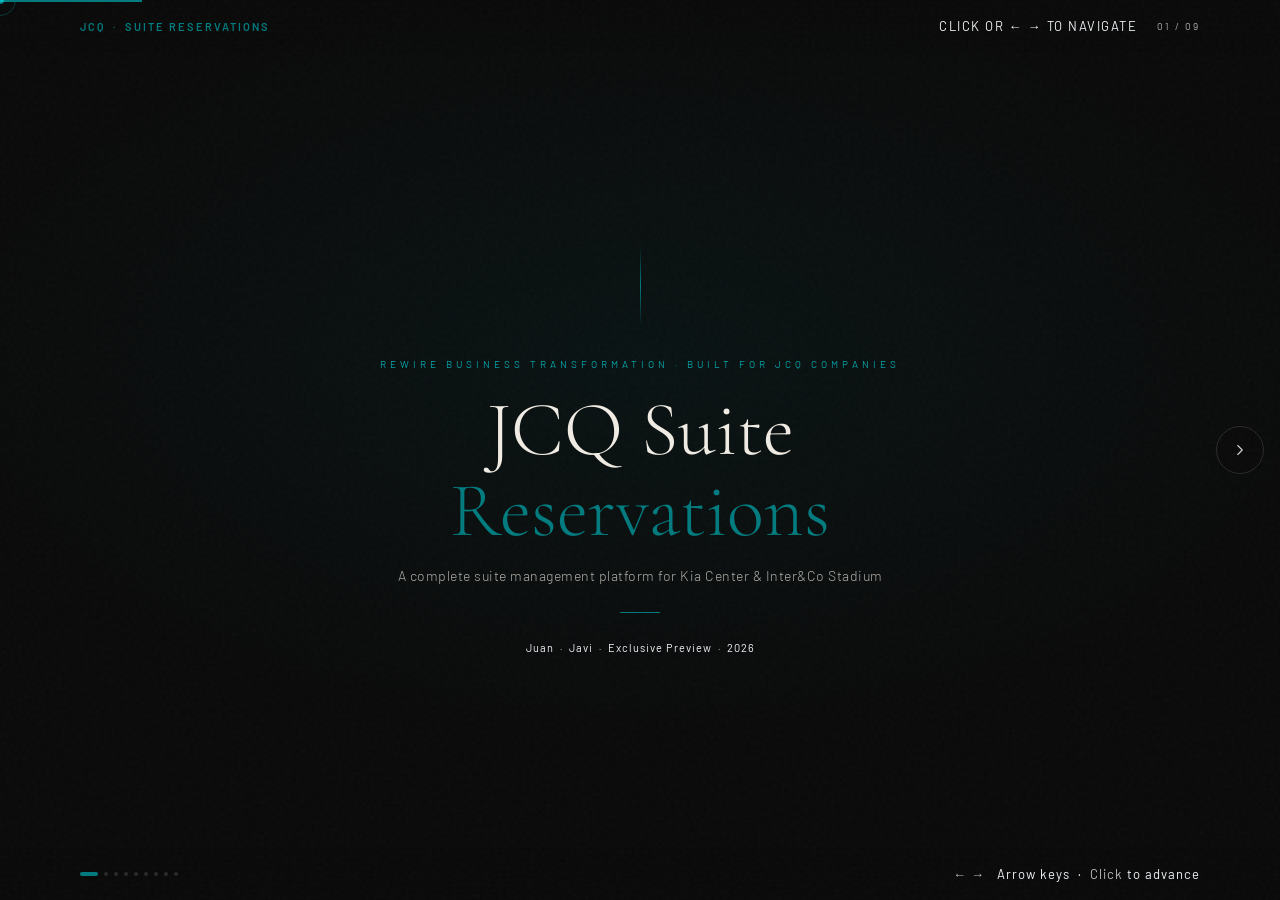
<file: jcq/index_mobile_optimized.html>
<!DOCTYPE html>
<html lang="en">
<head>
<meta charset="UTF-8"/>
<meta name="viewport" content="width=device-width,initial-scale=1.0"/>
<title>JCQ Suite Reservations — Demo</title>
<link href="https://fonts.googleapis.com/css2?family=Cormorant+Garamond:ital,wght@0,300;0,400;0,600;1,300&family=Barlow:wght@300;400;500;600;700&display=swap" rel="stylesheet"/>
<style>
*{box-sizing:border-box;margin:0;padding:0}
:root{
  --teal:#007B7F;--teal-light:#00a3a8;--teal-faint:rgba(0,123,127,0.12);
  --dark:#0a0a0a;--surface:#111111;--card:#161616;--border:#1e1e1e;
  --border-mid:#2a2a2a;--text:#f0ece4;--muted:#d6d3ce;--dim:#b5b5b5;
}
html,body{width:100%;height:100%;overflow:hidden;background:var(--dark);color:var(--text);font-family:'Barlow',sans-serif;cursor:none}

.cursor{position:fixed;width:8px;height:8px;border-radius:50%;background:var(--teal);pointer-events:none;z-index:9999;transform:translate(-50%,-50%);mix-blend-mode:screen}
.cursor-ring{position:fixed;width:32px;height:32px;border-radius:50%;border:1px solid rgba(0,123,127,.4);pointer-events:none;z-index:9998;transform:translate(-50%,-50%);transition:all .12s ease}
.grain{position:fixed;inset:0;pointer-events:none;z-index:200;opacity:.03;background-image:url("data:image/svg+xml,%3Csvg viewBox='0 0 256 256' xmlns='http://www.w3.org/2000/svg'%3E%3Cfilter id='noise'%3E%3CfeTurbulence type='fractalNoise' baseFrequency='0.9' numOctaves='4' stitchTiles='stitch'/%3E%3C/filter%3E%3Crect width='100%25' height='100%25' filter='url(%23noise)'/%3E%3C/svg%3E")}
.progress-bar{position:fixed;top:0;left:0;height:2px;background:var(--teal);z-index:100;transition:width .6s cubic-bezier(.4,0,.2,1)}

/* NAV */
.nav{position:fixed;top:0;left:0;right:0;height:52px;display:flex;align-items:center;justify-content:space-between;padding:0 80px;z-index:50;background:linear-gradient(to bottom,rgba(10,10,10,.95),transparent)}
.nav-brand{display:flex;align-items:center;gap:12px}
.nav-name{font-size:11px;font-weight:600;letter-spacing:2px;color:var(--teal);text-transform:uppercase}
.nav-right{display:flex;align-items:center;gap:20px}
.slide-counter{font-size:10px;letter-spacing:2px;color:#aaa}
.nav-hint{font-size:13px;letter-spacing:1.5px;color:#f1f5f9;text-transform:uppercase}

/* NAV ARROWS */
.nav-arrow{position:fixed;top:50%;transform:translateY(-50%);width:48px;height:48px;border-radius:50%;border:1px solid var(--border-mid);background:rgba(10,10,10,.8);display:flex;align-items:center;justify-content:center;z-index:60;transition:all .2s;backdrop-filter:blur(8px);cursor:none}
.nav-arrow:hover{border-color:var(--teal);background:rgba(0,123,127,.15)}
.nav-arrow svg{width:18px;height:18px;stroke:var(--muted);transition:stroke .2s}
.nav-arrow:hover svg{stroke:var(--teal)}
.nav-arrow.hidden{opacity:0;pointer-events:none}
#arrowLeft{left:16px}
#arrowRight{right:16px}

/* SLIDES */
.slide{position:absolute;inset:0;display:flex;align-items:center;justify-content:center;opacity:0;pointer-events:none;transition:opacity .4s ease}
.slide.active{opacity:1;pointer-events:all}

/* TITLE */
.title-bg{position:absolute;inset:0;background:radial-gradient(ellipse 80% 60% at 50% 40%,rgba(0,123,127,.08) 0%,transparent 70%)}
.title-line{width:1px;height:80px;background:linear-gradient(to bottom,transparent,var(--teal),transparent);margin:0 auto 32px}
.title-eyebrow{font-size:10px;letter-spacing:4px;color:#00a3a8;text-transform:uppercase;text-align:center;margin-bottom:20px;opacity:0;animation:fadeUp .8s .3s forwards}
.title-h1{font-family:'Cormorant Garamond',serif;font-size:clamp(48px,6vw,80px);font-weight:300;text-align:center;line-height:1.05;margin-bottom:16px;opacity:0;animation:fadeUp .8s .5s forwards}
.title-h1 em{color:var(--teal);font-style:normal}
.title-sub{font-size:14px;color:#b0ada8;text-align:center;letter-spacing:.5px;font-weight:300;opacity:0;animation:fadeUp .8s .7s forwards}
.title-divider{width:40px;height:1px;background:var(--teal);margin:28px auto;opacity:0;animation:fadeIn .8s .9s forwards}
.title-meta{font-size:11px;color:#f1f5f9;text-align:center;letter-spacing:1px;opacity:0;animation:fadeUp .8s 1.1s forwards}

/* SCENE SPLIT */
.scene-bg{position:absolute;inset:0;background:radial-gradient(ellipse 60% 50% at 70% 50%,rgba(0,123,127,.06) 0%,transparent 70%)}
.scene-wrap{position:relative;z-index:2;width:100%;height:100%;display:grid;grid-template-columns:1fr 1fr}
.scene-left{display:flex;flex-direction:column;justify-content:center;padding:80px 56px 80px 80px;border-right:1px solid var(--border)}
.scene-number{font-size:10px;letter-spacing:3px;color:var(--teal);text-transform:uppercase;margin-bottom:24px;display:flex;align-items:center;gap:12px}
.scene-number::after{content:'';flex:1;height:1px;background:var(--border-mid)}
.scene-title{font-family:'Cormorant Garamond',serif;font-size:clamp(28px,3.5vw,48px);font-weight:300;line-height:1.1;margin-bottom:24px;color:#f0ece4}
.scene-title em{color:var(--teal);font-style:normal}
.scene-body{font-size:15px;color:#b0ada8;line-height:1.8;font-weight:400;max-width:380px}
.scene-body strong{color:#ffffff;font-weight:600}
.scene-tag{display:inline-flex;align-items:center;gap:6px;margin-top:28px;padding:6px 14px;border:1px solid var(--border-mid);border-radius:20px;font-size:10px;letter-spacing:1.5px;color:#a0a09c;text-transform:uppercase}
.scene-tag-dot{width:5px;height:5px;border-radius:50%;background:var(--teal)}
.scene-right{display:flex;align-items:center;justify-content:center;padding:60px 80px 60px 56px;position:relative;overflow:hidden}
.slide.active .scene-left{animation:slideInLeft .6s cubic-bezier(.4,0,.2,1) forwards}
.slide.active .scene-right{animation:slideInRight .6s .1s cubic-bezier(.4,0,.2,1) both}

/* MOCKUP */
.mockup{width:100%;max-width:460px;background:var(--surface);border:1px solid var(--border);border-radius:4px;overflow:hidden;box-shadow:0 40px 80px rgba(0,0,0,.6),0 0 0 1px rgba(255,255,255,.03)}
.mockup-bar{height:32px;background:var(--card);border-bottom:1px solid var(--border);display:flex;align-items:center;padding:0 14px;gap:6px}
.mockup-dot{width:8px;height:8px;border-radius:50%}
.mockup-url{flex:1;margin:0 12px;height:16px;background:var(--border);border-radius:8px;font-size:13px;display:flex;align-items:center;padding:0 10px;color:var(--dim);letter-spacing:.5px}

/* UI COMPONENTS */
.ui-nav{background:#1a1a1a;padding:10px 14px;display:flex;align-items:center;justify-content:space-between;border-bottom:1px solid #2a2a2a}
.ui-nav-logo{font-size:13px;font-weight:700;color:white;letter-spacing:.5px}
.ui-nav-btn{padding:4px 8px;background:#007B7F;font-size:11px;font-weight:700;color:white;letter-spacing:.5px;border-radius:1px}
.ui-hero{background:#141414;padding:16px 14px;border-bottom:1px solid #1e1e1e}
.ui-hero-h{font-size:13px;font-weight:700;color:white;margin-bottom:4px;line-height:1.2}
.ui-hero-h em{color:#00a3a8;font-style:normal}
.ui-hero-sub{font-size:12px;color:#e8edf2;line-height:1.5}
.ui-content{padding:14px}
.ui-tabs{display:flex;margin-bottom:12px;border-bottom:1px solid #1e1e1e}
.ui-tab{padding:7px 10px;font-size:12px;font-weight:600;letter-spacing:.5px;color:#cfd6df;border-bottom:2px solid transparent;margin-bottom:-1px;text-transform:uppercase}
.ui-tab.on{color:#007B7F;border-bottom-color:#007B7F}
.ui-venue-tabs{display:flex;margin-bottom:10px}
.ui-vtab{flex:1;padding:7px;font-size:11px;font-weight:700;text-align:center;letter-spacing:.5px;text-transform:uppercase;border:1.5px solid #2a2a2a;color:#cfd6df}
.ui-vtab.on{background:#007B7F;border-color:#007B7F;color:white}
.ui-date-card{background:#141414;border:1px solid #1e1e1e;border-radius:2px;padding:10px;margin-bottom:10px}
.ui-date-label{font-size:11px;font-weight:700;letter-spacing:1px;color:#cfd6df;text-transform:uppercase;margin-bottom:6px}
.ui-presets{display:flex;gap:4px;margin-bottom:8px;flex-wrap:wrap}
.ui-preset{padding:3px 7px;border:1px solid #2a2a2a;font-size:11px;font-weight:600;color:#cfd6df;border-radius:1px}
.ui-preset.on{border-color:#007B7F;color:#007B7F;background:rgba(0,123,127,.08)}
.ui-date-row{display:grid;grid-template-columns:1fr 1fr auto;gap:5px;align-items:end}
.ui-date-field-wrap{display:flex;flex-direction:column;gap:2px}
.ui-date-field-label{font-size:10px;color:#cfd6df;font-weight:700;letter-spacing:.5px;text-transform:uppercase}
.ui-date-field{background:#0a0a0a;border:1px solid #222;padding:5px 7px;font-size:11px;color:#777;border-radius:1px}
.ui-search-btn{padding:6px 9px;background:#007B7F;font-size:11px;font-weight:700;color:white;letter-spacing:.5px;text-transform:uppercase;white-space:nowrap;border-radius:1px;text-align:center}
.ui-event-row{display:grid;grid-template-columns:40px 1fr auto;gap:8px;align-items:center;padding:8px;border:1px solid #1e1e1e;border-radius:2px;margin-bottom:5px;background:#141414}
.ui-event-date{text-align:center;background:rgba(0,123,127,.08);border:1px solid rgba(0,123,127,.2);border-radius:1px;padding:4px 3px}
.ui-event-month{font-size:10px;font-weight:700;letter-spacing:1px;color:#007B7F}
.ui-event-num{font-size:16px;font-weight:800;color:#007B7F;line-height:1}
.ui-event-day{font-size:10px;color:#cfd6df;font-weight:600}
.ui-event-name{font-size:13px;font-weight:700;color:#ede9e1;margin-bottom:1px;line-height:1.2}
.ui-event-meta{font-size:11px;color:#cfd6df}
.ui-pill{display:inline-block;padding:2px 5px;border-radius:10px;font-size:10px;font-weight:700;letter-spacing:.5px;text-transform:uppercase;margin-bottom:3px}
.ui-pill-soccer{background:rgba(22,101,52,.2);border:1px solid rgba(22,101,52,.4);color:#22c55e}
.ui-pill-private{background:rgba(0,123,127,.15);border:1px solid rgba(0,123,127,.3);color:#007B7F}
.ui-arrow{font-size:10px;font-weight:700;color:#007B7F}
.ui-suite-card{border:1.5px solid #222;border-radius:2px;padding:8px;margin-bottom:5px}
.ui-suite-card.sel{border-color:#007B7F;background:rgba(0,123,127,.06)}
.ui-suite-name{font-size:13px;font-weight:700;color:#ede9e1;margin-bottom:1px}
.ui-suite-meta{font-size:11px;color:#cfd6df;margin-bottom:5px}
.ui-amenities{display:flex;gap:3px;flex-wrap:wrap}
.ui-amenity{padding:2px 5px;border:1px solid #2a2a2a;font-size:10px;color:#cfd6df;border-radius:1px}
.ui-amenity.sel{border-color:rgba(0,123,127,.3);color:#007B7F}
.ui-form-row{display:grid;grid-template-columns:1fr 1fr;gap:7px;margin-bottom:7px}
.ui-field{display:flex;flex-direction:column;gap:2px}
.ui-field-label{font-size:10px;font-weight:700;letter-spacing:1px;color:#cfd6df;text-transform:uppercase}
.ui-field-input{background:#0a0a0a;border:1px solid #222;padding:5px 7px;font-size:11px;color:#dde3ea;border-radius:1px}
.ui-field-input.filled{color:#ede9e1}
.ui-submit-btn{width:100%;padding:9px;background:#007B7F;font-size:12px;font-weight:700;color:white;letter-spacing:.5px;text-transform:uppercase;text-align:center;border-radius:1px;margin-top:7px}
.ui-confirm{text-align:center;padding:18px 14px}
.ui-confirm-icon{width:36px;height:36px;border-radius:50%;border:2px solid #007B7F;background:rgba(0,123,127,.08);display:flex;align-items:center;justify-content:center;margin:0 auto 10px;font-size:14px;color:#007B7F}
.ui-confirm-h{font-size:11px;font-weight:800;color:#ede9e1;margin-bottom:4px}
.ui-confirm-sub{font-size:11px;color:#cfd6df;line-height:1.6}
.ui-admin-layout{display:flex;min-height:240px}
.ui-admin-sidebar{width:80px;background:#111;border-right:1px solid #1e1e1e;padding:8px 0;flex-shrink:0}
.ui-admin-navitem{padding:7px 10px;font-size:10px;font-weight:600;letter-spacing:.5px;color:#cfd6df;text-transform:uppercase;border-left:2px solid transparent;display:flex;align-items:center;gap:5px}
.ui-admin-navitem.on{color:#007B7F;border-left-color:#007B7F;background:rgba(0,123,127,.06)}
.ui-admin-main{flex:1;padding:10px;background:#0f0f0f;overflow:hidden}
.ui-admin-h{font-size:13px;font-weight:800;color:#ede9e1;margin-bottom:1px}
.ui-admin-sub{font-size:10px;color:#cfd6df;margin-bottom:8px}
.ui-pending-label{font-size:10px;font-weight:700;letter-spacing:1px;color:#d4890a;text-transform:uppercase;margin-bottom:5px}
.ui-req-card{background:#161616;border:1px solid #1e1e1e;border-radius:2px;padding:7px;margin-bottom:5px}
.ui-req-card.pending{border-left:2px solid #d4890a}
.ui-req-name{font-size:12px;font-weight:700;color:#ede9e1;margin-bottom:1px}
.ui-req-meta{font-size:10px;color:#cfd6df;margin-bottom:5px;line-height:1.5}
.ui-req-actions{display:flex;gap:4px;align-items:center}
.ui-approve-btn{padding:4px 8px;background:#1a7a4a;font-size:10px;font-weight:700;color:white;letter-spacing:.5px;border-radius:1px}
.ui-decline-btn{padding:4px 7px;background:transparent;border:1px solid #2a2a2a;font-size:10px;font-weight:700;color:#cfd6df;border-radius:1px}
.ui-req-row{display:grid;grid-template-columns:1fr 56px 52px;gap:5px;align-items:center;padding:5px 6px;border-bottom:1px solid #1a1a1a}
.ui-req-row:last-child{border-bottom:none}
.ui-status-pill{padding:2px 5px;border-radius:10px;font-size:10px;font-weight:700;letter-spacing:.5px;text-transform:uppercase;display:inline-block}
.ui-status-approved{background:rgba(26,122,74,.15);border:1px solid rgba(26,122,74,.3);color:#22c55e}
.ui-status-pending{background:rgba(212,137,10,.15);border:1px solid rgba(212,137,10,.3);color:#d4890a}
.ui-hs-badge{display:inline-flex;align-items:center;gap:3px;padding:2px 5px;border-radius:10px;background:rgba(255,122,89,.1);border:1px solid rgba(255,122,89,.2);font-size:10px;color:#ff7a59;font-weight:600}
.ui-hs-dot{width:3px;height:3px;border-radius:50%;background:#ff7a59}
.ui-private-event{background:rgba(0,123,127,.06);border:1px solid rgba(0,123,127,.2);border-radius:2px;padding:5px 7px;margin-bottom:4px;display:flex;justify-content:space-between;align-items:center}
.ui-private-name{font-size:12px;font-weight:700;color:#ede9e1}
.ui-private-meta{font-size:10px;color:#cfd6df}
.ui-stats{display:grid;grid-template-columns:repeat(2,1fr);gap:5px;margin-bottom:7px}
.ui-stat-card{background:#161616;border:1px solid #1e1e1e;border-radius:2px;padding:7px}
.ui-stat-label{font-size:10px;font-weight:700;letter-spacing:1px;color:#cfd6df;text-transform:uppercase;margin-bottom:3px}
.ui-stat-val{font-size:18px;font-weight:800;color:#ede9e1}

@keyframes highlight{0%{box-shadow:0 0 0 0 rgba(0,123,127,.7)}70%{box-shadow:0 0 0 8px rgba(0,123,127,0)}100%{box-shadow:0 0 0 0 rgba(0,123,127,0)}}
.highlight{animation:highlight 1.5s ease infinite}

/* END */
.end-bg{position:absolute;inset:0;background:radial-gradient(ellipse 70% 60% at 50% 50%,rgba(0,123,127,.1) 0%,transparent 70%)}
.end-content{position:relative;z-index:2;text-align:center;padding:40px}
.end-icon{width:64px;height:64px;border-radius:50%;border:1px solid var(--teal);display:flex;align-items:center;justify-content:center;margin:0 auto 32px;font-size:24px;color:var(--teal)}
.end-h{font-family:'Cormorant Garamond',serif;font-size:clamp(36px,5vw,64px);font-weight:300;margin-bottom:16px;line-height:1.1;color:#f0ece4}
.end-h em{color:var(--teal);font-style:normal}
.end-sub{font-size:15px;color:#b0ada8;font-weight:300;margin-bottom:32px;line-height:1.7;max-width:480px;margin-left:auto;margin-right:auto}
.end-cta{display:inline-flex;align-items:center;gap:12px;padding:14px 32px;background:var(--teal);font-size:11px;font-weight:600;letter-spacing:2px;color:white;text-transform:uppercase;border-radius:2px}
.slide.active .end-content>*{opacity:0}
.slide.active .end-icon{animation:fadeUp .6s .2s forwards}
.slide.active .end-h{animation:fadeUp .6s .4s forwards}
.slide.active .end-sub{animation:fadeUp .6s .6s forwards}
.slide.active .end-cta{animation:fadeUp .6s .8s forwards}
.slide.active .end-restart{animation:fadeUp .6s 1s forwards}

/* FOOTER */
.footer{position:fixed;bottom:0;left:0;right:0;padding:18px 80px;display:flex;align-items:center;justify-content:space-between;background:linear-gradient(to top,rgba(10,10,10,.95),transparent)}
.footer-dots{display:flex;gap:6px}
.dot{width:4px;height:4px;border-radius:50%;background:var(--border-mid);cursor:none;transition:all .3s}
.dot.on{background:var(--teal);width:18px;border-radius:2px}
.footer-keys{font-size:13px;color:#f1f5f9;letter-spacing:1px}
.footer-keys span{color:#bbb}

@keyframes fadeUp{from{opacity:0;transform:translateY(20px)}to{opacity:1;transform:none}}
@keyframes fadeIn{from{opacity:0}to{opacity:1}}
@keyframes slideInLeft{from{opacity:0;transform:translateX(-30px)}to{opacity:1;transform:none}}
@keyframes slideInRight{from{opacity:0;transform:translateX(30px)}to{opacity:1;transform:none}}
.slide.active .scene-left{animation:slideInLeft .6s cubic-bezier(.4,0,.2,1) forwards}
.slide.active .scene-right{animation:slideInRight .6s .1s cubic-bezier(.4,0,.2,1) both}

@media (max-width:900px){
  html,body{cursor:auto}
  .cursor,.cursor-ring{display:none}
  .nav{padding:0 16px}
  .footer{padding:12px 16px}
  .scene-wrap{grid-template-columns:1fr;overflow-y:auto}
  .scene-left{padding:80px 24px 24px;border-right:none}
  .scene-right{padding:24px}
  .mockup{max-width:100%}
  .nav-arrow{width:42px;height:42px}
  .title-h1{font-size:48px}
  .scene-title{font-size:34px}
  .scene-body{font-size:16px;max-width:none}
}


@media (max-width:900px){

  html,body{
    overflow:auto !important;
    cursor:auto;
  }

  .cursor,.cursor-ring,.grain{
    display:none !important;
  }

  .slide{
    position:relative !important;
    min-height:100vh;
    height:auto !important;
    padding-bottom:40px;
  }

  .scene-wrap{
    display:flex !important;
    flex-direction:column !important;
    height:auto !important;
  }

  .scene-left{
    order:1;
    width:100%;
    border-right:none !important;
    padding:90px 20px 20px !important;
  }

  .scene-right{
    order:2;
    width:100%;
    padding:10px 20px 30px !important;
  }

  .mockup{
    width:100% !important;
    max-width:none !important;
  }

  .nav{
    padding:0 12px !important;
  }

  .footer{
    display:none !important;
  }

  .nav-arrow{
    width:44px;
    height:44px;
  }

  .title-h1{
    font-size:52px !important;
  }

  .scene-title{
    font-size:38px !important;
  }

  .scene-body{
    font-size:18px !important;
    line-height:1.8 !important;
    max-width:none !important;
  }

  .ui-event-row,
  .ui-form-row,
  .ui-date-row{
    grid-template-columns:1fr !important;
  }

  .ui-admin-layout{
    flex-direction:column !important;
  }

  .ui-admin-sidebar{
    width:100% !important;
  }
}

</style>
</head>
<body>

<div class="cursor" id="cursor"></div>
<div class="cursor-ring" id="cursorRing"></div>
<div class="grain"></div>
<div class="progress-bar" id="progress"></div>

<nav class="nav">
  <div class="nav-brand">
    <span class="nav-name">JCQ &nbsp;·&nbsp; Suite Reservations</span>
  </div>
  <div class="nav-right">
    <span class="nav-hint">Click or ← → to navigate</span>
    <span class="slide-counter" id="counter">01 / 09</span>
  </div>
</nav>

<!-- ARROWS -->
<div class="nav-arrow hidden" id="arrowLeft" onclick="event.stopPropagation();goTo(current-1)">
  <svg viewBox="0 0 24 24" fill="none" stroke-width="1.5" stroke-linecap="round" stroke-linejoin="round"><polyline points="15 18 9 12 15 6"/></svg>
</div>
<div class="nav-arrow" id="arrowRight" onclick="event.stopPropagation();goTo(current+1===TOTAL?0:current+1)">
  <svg viewBox="0 0 24 24" fill="none" stroke-width="1.5" stroke-linecap="round" stroke-linejoin="round"><polyline points="9 18 15 12 9 6"/></svg>
</div>

<!-- ═══ S0: TITLE ═══ -->
<div class="slide active" id="s0">
  <div class="title-bg"></div>
  <div style="position:relative;z-index:2;text-align:center;padding:40px">
    <div class="title-line"></div>
    <div class="title-eyebrow">Rewire Business Transformation · Built for JCQ Companies</div>
    <h1 class="title-h1">JCQ Suite<br/><em>Reservations</em></h1>
    <p class="title-sub">A complete suite management platform for Kia Center &amp; Inter&amp;Co Stadium</p>
    <div class="title-divider"></div>
    <p class="title-meta">Juan &nbsp;·&nbsp; Javi &nbsp;·&nbsp; Exclusive Preview &nbsp;·&nbsp; 2026</p>
  </div>
</div>


<!-- VIDEO SLIDE -->
<div class="slide" id="s1">
  <div class="scene-bg"></div>
  <div style="position:relative;z-index:2;width:100%;height:100%;display:flex;flex-direction:column;align-items:center;justify-content:center;padding:60px 80px 80px">
    <div style="font-size:10px;letter-spacing:3px;color:var(--teal);text-transform:uppercase;margin-bottom:20px;display:flex;align-items:center;gap:16px;width:100%;max-width:900px">
      <span>Scene 01</span>
      <span style="flex:1;height:1px;background:var(--border-mid);display:inline-block"></span>
      <span>App Walkthrough — JCQ Suite Reservations</span>
    </div>
    <div style="width:100%;max-width:900px;background:var(--surface);border:1px solid var(--border);border-radius:4px;overflow:hidden;box-shadow:0 40px 80px rgba(0,0,0,.6),0 0 0 1px rgba(255,255,255,.03)">
      <div style="height:32px;background:var(--card);border-bottom:1px solid var(--border);display:flex;align-items:center;padding:0 14px;gap:6px">
        <div style="width:8px;height:8px;border-radius:50%;background:#ff5f57"></div>
        <div style="width:8px;height:8px;border-radius:50%;background:#febc2e"></div>
        <div style="width:8px;height:8px;border-radius:50%;background:#28c840"></div>
        <div style="flex:1;margin:0 12px;height:16px;background:var(--border);border-radius:8px;font-size:13px;display:flex;align-items:center;padding:0 10px;color:var(--dim);letter-spacing:.5px">rewiretransform.com/jcq</div>
      </div>
      
<div style="padding:80px 40px;text-align:center;background:#000;">
  <div style="font-size:22px;color:white;margin-bottom:20px;">App Walkthrough Demo</div>
  <a href="https://1drv.ms/v/c/330353e34933b54f/IQCTHG1Q3w_YQpsKkckW8oRPAU7dSYfVzWRVS_crC3iwAVM?e=Ohmpjs"
     target="_blank"
     style="display:inline-block;padding:18px 36px;background:#007B7F;color:white;text-decoration:none;font-weight:700;border-radius:4px;font-size:16px;"
     onclick="event.stopPropagation()">
     ▶ Open Demo Video
  </a>
  <div style="margin-top:16px;color:#e8edf2;font-size:14px;">
    Opens the full walkthrough in OneDrive
  </div>
</div>

    </div>
    <div style="margin-top:14px;font-size:10px;color:#f1f5f9;letter-spacing:1px">Click outside the video · or use → to advance</div>
  </div>
</div>

<!-- ═══ S2: CLIENT PORTAL OVERVIEW ═══ -->
<div class="slide" id="s2">
  <div class="scene-bg"></div>
  <div class="scene-wrap">
    <div class="scene-left">
      <div class="scene-number">Scene 02 &nbsp; Client Portal</div>
      <h2 class="scene-title">Your clients see <em>this.</em></h2>
      <p class="scene-body">A clean, branded portal where JCQ clients browse upcoming events at <strong>Kia Center</strong> and <strong>Inter&amp;Co Stadium</strong> — or request a suite for any date they choose.<br/><br/>No phone calls. No emails back and forth. They pick, they request, you approve.</p>
      <div class="scene-tag"><div class="scene-tag-dot"></div>Live Ticketmaster integration</div>
    </div>
    <div class="scene-right">
      <div class="mockup">
        <div class="mockup-bar"><div class="mockup-dot" style="background:#ff5f57"></div><div class="mockup-dot" style="background:#febc2e"></div><div class="mockup-dot" style="background:#28c840"></div><div class="mockup-url">rewiretransform.com/jcq</div></div>
        <div class="mockup-body">
          <div class="ui-nav"><div class="ui-nav-logo">JCQ SERVICES · SUITE RESERVATIONS</div><div class="ui-nav-btn">Client Portal</div></div>
          <div class="ui-hero"><div class="ui-hero-h">Complimentary Suite Access<br/><em>for JCQ Clients</em></div><div class="ui-hero-sub">Select your venue and dates to browse available events and reserve your suite.</div></div>
          <div class="ui-content">
            <div class="ui-tabs"><div class="ui-tab on">Browse Events</div><div class="ui-tab">Request a Specific Date</div></div>
            <div class="ui-venue-tabs"><div class="ui-vtab">🏀 Kia Center</div><div class="ui-vtab on">⚽ Inter&amp;Co Stadium</div></div>
          </div>
        </div>
      </div>
    </div>
  </div>
</div>

<!-- ═══ S3: BROWSE EVENTS ═══ -->
<div class="slide" id="s3">
  <div class="scene-bg"></div>
  <div class="scene-wrap">
    <div class="scene-left">
      <div class="scene-number">Scene 03 &nbsp; Live Events</div>
      <h2 class="scene-title">Real events.<br/><em>Real-time.</em></h2>
      <p class="scene-body">The client picks a date range — or uses a quick preset. One click and the portal pulls <strong>live events</strong> directly from Ticketmaster.<br/><br/>MLS matches, Leagues Cup, concerts — whatever is scheduled. No manual updates from your team. Ever.</p>
      <div class="scene-tag"><div class="scene-tag-dot"></div>Updates automatically from Ticketmaster</div>
    </div>
    <div class="scene-right">
      <div class="mockup">
        <div class="mockup-bar"><div class="mockup-dot" style="background:#ff5f57"></div><div class="mockup-dot" style="background:#febc2e"></div><div class="mockup-dot" style="background:#28c840"></div><div class="mockup-url">rewiretransform.com/jcq</div></div>
        <div class="mockup-body">
          <div class="ui-content">
            <div class="ui-date-card">
              <div class="ui-date-label">Select Date Range</div>
              <div class="ui-presets"><div class="ui-preset">Next 30 days</div><div class="ui-preset on">Next 3 months</div><div class="ui-preset">Next 6 months</div></div>
              <div class="ui-date-row">
                <div class="ui-date-field-wrap"><div class="ui-date-field-label">From</div><div class="ui-date-field">06/01/2026</div></div>
                <div class="ui-date-field-wrap"><div class="ui-date-field-label">To</div><div class="ui-date-field">08/27/2026</div></div>
                <div class="ui-search-btn highlight">Search →</div>
              </div>
            </div>
            <div style="font-size:12px;font-weight:700;color:#ede9e1;margin-bottom:7px">3 Events Found <span style="color:#cfd6df;font-weight:400">— Inter&amp;Co Stadium</span></div>
            <div class="ui-event-row"><div class="ui-event-date"><div class="ui-event-month">JUL</div><div class="ui-event-num">25</div><div class="ui-event-day">SAT</div></div><div><div class="ui-pill ui-pill-soccer">MLS</div><div class="ui-event-name">Orlando City SC v Nashville SC</div><div class="ui-event-meta">7:30 PM · 2 suites available</div></div><div class="ui-arrow">›</div></div>
            <div class="ui-event-row"><div class="ui-event-date"><div class="ui-event-month">AUG</div><div class="ui-event-num">05</div><div class="ui-event-day">WED</div></div><div><div class="ui-pill ui-pill-soccer">Leagues Cup</div><div class="ui-event-name">Orlando City v CF Monterrey</div><div class="ui-event-meta">7:30 PM · 3 suites available</div></div><div class="ui-arrow">›</div></div>
          </div>
        </div>
      </div>
    </div>
  </div>
</div>

<!-- ═══ S4: SUITE SELECTION ═══ -->
<div class="slide" id="s4">
  <div class="scene-bg"></div>
  <div class="scene-wrap">
    <div class="scene-left">
      <div class="scene-number">Scene 04 &nbsp; Suite Selection</div>
      <h2 class="scene-title">Pick an event.<br/>Pick a <em>suite.</em></h2>
      <p class="scene-body">The client selects their event and sees exactly which suites are available — floor, view, capacity, and what's included.<br/><br/>They select, fill in their details, and submit. The request lands in your admin queue <strong>instantly.</strong></p>
      <div class="scene-tag"><div class="scene-tag-dot"></div>All IP transfers to JCQ on final payment</div>
    </div>
    <div class="scene-right">
      <div class="mockup">
        <div class="mockup-bar"><div class="mockup-dot" style="background:#ff5f57"></div><div class="mockup-dot" style="background:#febc2e"></div><div class="mockup-dot" style="background:#28c840"></div><div class="mockup-url">rewiretransform.com/jcq</div></div>
        <div class="mockup-body">
          <div class="ui-content">
            <div style="margin-bottom:8px"><div class="ui-pill ui-pill-soccer">MLS</div><div style="font-size:10px;font-weight:800;color:#ede9e1;margin-top:3px;margin-bottom:1px">Orlando City SC v Nashville SC</div><div style="font-size:11px;color:#cfd6df">Saturday, July 25, 2026 · 7:30 PM · Inter&amp;Co Stadium</div></div>
            <div style="font-size:11px;font-weight:700;letter-spacing:1px;color:#cfd6df;text-transform:uppercase;margin-bottom:6px">Select Your Suite</div>
            <div class="ui-suite-card sel highlight"><div class="ui-suite-name">Founders Suite ✓</div><div class="ui-suite-meta">Pitch Level · Center Pitch · Up to 14 guests</div><div class="ui-amenities"><div class="ui-amenity sel">Premium Bar</div><div class="ui-amenity sel">Butler Service</div><div class="ui-amenity sel">4 VIP Passes</div><div class="ui-amenity sel">Pitch Access</div></div></div>
            <div class="ui-suite-card"><div class="ui-suite-name">East Club Suite</div><div class="ui-suite-meta">Club Level · East Goal End · Up to 12 guests</div></div>
            <div class="ui-search-btn" style="margin-top:8px">Reserve This Suite →</div>
          </div>
        </div>
      </div>
    </div>
  </div>
</div>

<!-- ═══ S5: CUSTOM DATE ═══ -->
<div class="slide" id="s5">
  <div class="scene-bg"></div>
  <div class="scene-wrap">
    <div class="scene-left">
      <div class="scene-number">Scene 05 &nbsp; Custom Requests</div>
      <h2 class="scene-title">No event listed?<br/><em>No problem.</em></h2>
      <p class="scene-body">Clients can request a suite for <strong>any date</strong> — even without a ticketed event.<br/><br/>They describe their occasion, pick their suite preference, and submit. Flows into the same admin queue. Your team handles it identically.</p>
      <div class="scene-tag"><div class="scene-tag-dot"></div>Corporate nights, private events, any occasion</div>
    </div>
    <div class="scene-right">
      <div class="mockup">
        <div class="mockup-bar"><div class="mockup-dot" style="background:#ff5f57"></div><div class="mockup-dot" style="background:#febc2e"></div><div class="mockup-dot" style="background:#28c840"></div><div class="mockup-url">rewiretransform.com/jcq</div></div>
        <div class="mockup-body">
          <div class="ui-content">
            <div class="ui-tabs"><div class="ui-tab">Browse Events</div><div class="ui-tab on">Request a Specific Date</div></div>
            <div style="font-size:13px;font-weight:800;color:#ede9e1;margin-bottom:3px">Request a Suite for Your Date</div>
            <div style="font-size:11px;color:#cfd6df;margin-bottom:10px;line-height:1.6">Don't see your date? Tell us when you'd like a suite and we'll confirm within 24 hours.</div>
            <div class="ui-form-row"><div class="ui-field"><div class="ui-field-label">Venue</div><div class="ui-field-input filled">Inter&amp;Co Stadium</div></div><div class="ui-field"><div class="ui-field-label">Preferred Date</div><div class="ui-field-input filled">09/15/2026</div></div></div>
            <div class="ui-field" style="margin-bottom:7px"><div class="ui-field-label">Describe Your Event</div><div class="ui-field-input filled highlight">Client Appreciation Night</div></div>
            <div class="ui-form-row"><div class="ui-field"><div class="ui-field-label">Full Name</div><div class="ui-field-input filled">Carlos Menéndez</div></div><div class="ui-field"><div class="ui-field-label">Company</div><div class="ui-field-input filled">Menéndez Construction</div></div></div>
            <div class="ui-submit-btn">Submit Request</div>
          </div>
        </div>
      </div>
    </div>
  </div>
</div>

<!-- ═══ S6: ADMIN APPROVALS ═══ -->
<div class="slide" id="s6">
  <div class="scene-bg"></div>
  <div class="scene-wrap">
    <div class="scene-left">
      <div class="scene-number">Scene 06 &nbsp; Admin Panel</div>
      <h2 class="scene-title">Your team.<br/><em>In control.</em></h2>
      <p class="scene-body">Every request lands here. Pending approvals highlighted at the top — client, suite, tier, date. <strong>One click to approve. One click to decline.</strong><br/><br/>On approval, the reservation logs automatically to that client's <strong>HubSpot record.</strong> Your sales team always knows who attended.</p>
      <div class="scene-tag"><div class="scene-tag-dot"></div>Auto-syncs to HubSpot on approval</div>
    </div>
    <div class="scene-right">
      <div class="mockup">
        <div class="mockup-bar"><div class="mockup-dot" style="background:#ff5f57"></div><div class="mockup-dot" style="background:#febc2e"></div><div class="mockup-dot" style="background:#28c840"></div><div class="mockup-url">rewiretransform.com/jcq — Admin</div></div>
        <div class="mockup-body">
          <div class="ui-admin-layout">
            <div class="ui-admin-sidebar"><div class="ui-admin-navitem on">📋 Requests</div><div class="ui-admin-navitem">📅 Calendar</div><div class="ui-admin-navitem">📊 Analytics</div><div class="ui-admin-navitem">⚙ HubSpot</div></div>
            <div class="ui-admin-main">
              <div class="ui-admin-h">Reservation Requests</div>
              <div class="ui-admin-sub">Auto-sync to HubSpot on approval ✓</div>
              <div class="ui-pending-label">Pending Approval (2)</div>
              <div class="ui-req-card pending"><div class="ui-req-name">Carlos Menéndez</div><div class="ui-req-meta">Menéndez Construction · Founders Suite · Inter&amp;Co</div><div class="ui-req-actions"><div class="ui-approve-btn highlight">✓ Approve</div><div class="ui-decline-btn">✕</div><div class="ui-hs-badge"><div class="ui-hs-dot"></div>HubSpot</div></div></div>
              <div class="ui-req-card pending"><div class="ui-req-name">Mike Torres</div><div class="ui-req-meta">Torres Development · Suite 114 · Kia Center</div><div class="ui-req-actions"><div class="ui-approve-btn">✓ Approve</div><div class="ui-decline-btn">✕</div></div></div>
              <div style="font-size:10px;font-weight:700;letter-spacing:1px;color:#cfd6df;text-transform:uppercase;margin:8px 0 4px">All Requests</div>
              <div class="ui-req-row"><div><div class="ui-req-name" style="font-size:11px">Sandra Lee</div><div class="ui-req-meta">Founders Suite</div></div><div><div class="ui-status-pill ui-status-approved">Approved</div></div><div><div class="ui-hs-badge"><div class="ui-hs-dot"></div>Synced</div></div></div>
              <div class="ui-req-row"><div><div class="ui-req-name" style="font-size:11px">Jennifer Walsh</div><div class="ui-req-meta">Suite 118</div></div><div><div class="ui-status-pill ui-status-approved">Approved</div></div><div><div class="ui-hs-badge"><div class="ui-hs-dot"></div>Synced</div></div></div>
            </div>
          </div>
        </div>
      </div>
    </div>
  </div>
</div>

<!-- ═══ S7: PRIVATE EVENTS ═══ -->
<div class="slide" id="s7">
  <div class="scene-bg"></div>
  <div class="scene-wrap">
    <div class="scene-left">
      <div class="scene-number">Scene 07 &nbsp; Private Events</div>
      <h2 class="scene-title">Your events.<br/><em>Your control.</em></h2>
      <p class="scene-body">Add any private event — corporate nights, client dinners, pre-season games — directly in the Calendar tab.<br/><br/>Name it, pick the venue, set the date, choose suites. It appears <strong>instantly</strong> in the client portal alongside live Ticketmaster events.</p>
      <div class="scene-tag"><div class="scene-tag-dot"></div>Unlimited private events · No Ticketmaster required</div>
    </div>
    <div class="scene-right">
      <div class="mockup">
        <div class="mockup-bar"><div class="mockup-dot" style="background:#ff5f57"></div><div class="mockup-dot" style="background:#febc2e"></div><div class="mockup-dot" style="background:#28c840"></div><div class="mockup-url">rewiretransform.com/jcq — Admin</div></div>
        <div class="mockup-body">
          <div class="ui-admin-layout">
            <div class="ui-admin-sidebar"><div class="ui-admin-navitem">📋 Requests</div><div class="ui-admin-navitem on">📅 Calendar</div><div class="ui-admin-navitem">📊 Analytics</div><div class="ui-admin-navitem">⚙ HubSpot</div></div>
            <div class="ui-admin-main">
              <div style="display:flex;justify-content:space-between;align-items:flex-start;margin-bottom:8px">
                <div><div class="ui-admin-h">Event Calendar</div><div class="ui-admin-sub">Events not on Ticketmaster</div></div>
                <div class="ui-approve-btn highlight" style="background:#007B7F">+ Add Private Event</div>
              </div>
              <div style="font-size:10px;font-weight:700;letter-spacing:1px;color:#007B7F;text-transform:uppercase;margin-bottom:5px">Private Events (2)</div>
              <div class="ui-private-event"><div><div class="ui-private-name">JCQ Corporate Night</div><div class="ui-private-meta">Kia Center · Sep 15, 2026 · 7:00 PM</div></div><div class="ui-pill ui-pill-private">Private</div></div>
              <div class="ui-private-event"><div><div class="ui-private-name">Client Appreciation Dinner</div><div class="ui-private-meta">Inter&amp;Co Stadium · Oct 3, 2026</div></div><div class="ui-pill ui-pill-private">Private</div></div>
              <div style="font-size:10px;font-weight:700;letter-spacing:1px;color:#cfd6df;text-transform:uppercase;margin:7px 0 4px">Upcoming Reservations</div>
              <div class="ui-req-row"><div><div class="ui-req-name" style="font-size:11px">Carlos Menéndez</div><div class="ui-req-meta">Founders Suite</div></div><div><div class="ui-status-pill ui-status-approved">Approved</div></div></div>
              <div class="ui-req-row"><div><div class="ui-req-name" style="font-size:11px">Sandra Lee</div><div class="ui-req-meta">Suite 122</div></div><div><div class="ui-status-pill ui-status-pending">Pending</div></div></div>
            </div>
          </div>
        </div>
      </div>
    </div>
  </div>
</div>

<!-- ═══ S13: END ═══ -->
<div class="slide" id="s8">
  <div class="end-bg"></div>
  <div class="end-content">
    <div class="end-icon">✓</div>
    <h2 class="end-h">Built for <em>JCQ.</em><br/>Ready for Phase One.</h2>
    <p class="end-sub">Live Ticketmaster events. Custom date requests. One-click approvals.<br/>Automatic HubSpot logging. Full admin control.<br/>Everything in one place — branded for JCQ, owned by JCQ.</p>
    <div class="end-cta">Rewire Business Transformation &nbsp;·&nbsp; rewiretransform.com</div>
    <div class="end-restart" style="margin-top:24px;display:flex;align-items:center;justify-content:center;gap:16px">
      <button onclick="event.stopPropagation();goTo(0)" style="padding:10px 24px;background:transparent;border:1px solid var(--border-mid);color:var(--muted);font-family:'Barlow',sans-serif;font-size:10px;font-weight:600;letter-spacing:2px;text-transform:uppercase;cursor:none;border-radius:2px;transition:all .2s" onmouseover="this.style.borderColor='var(--teal)';this.style.color='var(--teal)'" onmouseout="this.style.borderColor='var(--border-mid)';this.style.color='var(--muted)'">↺ &nbsp;Restart Demo</button>
      <span style="font-size:13px;color:var(--dim);letter-spacing:1px">or press → to loop</span>
    </div>
  </div>
</div>

<!-- FOOTER -->
<footer class="footer">
  <div class="footer-dots" id="dots"></div>
  <div class="footer-keys"><span>←  →</span> &nbsp; Arrow keys &nbsp;·&nbsp; <span>Click</span> to advance</div>
</footer>

<script>
const TOTAL = 9;
let current = 0;

// Cursor
const cur = document.getElementById('cursor');
const ring = document.getElementById('cursorRing');
document.addEventListener('mousemove', e => {
  cur.style.left = e.clientX + 'px'; cur.style.top = e.clientY + 'px';
  ring.style.left = e.clientX + 'px'; ring.style.top = e.clientY + 'px';
});

// Dots
const dotsEl = document.getElementById('dots');
for(let i=0;i<TOTAL;i++){
  const d = document.createElement('div');
  d.className = 'dot'+(i===0?' on':'');
  d.onclick = e => { e.stopPropagation(); goTo(i); };
  dotsEl.appendChild(d);
}

function goTo(n) {
  if(n < 0 || n >= TOTAL) return;
  document.getElementById('s'+current).classList.remove('active');
  current = n;
  document.getElementById('s'+current).classList.add('active');
  document.querySelectorAll('.dot').forEach((d,i) => d.classList.toggle('on', i===current));
  document.getElementById('counter').textContent = String(current+1).padStart(2,'0')+' / '+String(TOTAL).padStart(2,'0');
  document.getElementById('progress').style.width = ((current+1)/TOTAL*100)+'%';
  document.getElementById('arrowLeft').classList.toggle('hidden', current===0);
  document.getElementById('arrowRight').classList.toggle('hidden', false);
}

document.addEventListener('click', () => goTo(current===TOTAL-1 ? 0 : current+1));
document.addEventListener('keydown', e => {
  if(e.key==='ArrowRight'||e.key===' '||e.key==='Enter') goTo(current===TOTAL-1 ? 0 : current+1);
  if(e.key==='ArrowLeft') goTo(current-1);
});

document.getElementById('progress').style.width = (1/TOTAL*100)+'%';
</script>
</body>
</html>
</file>
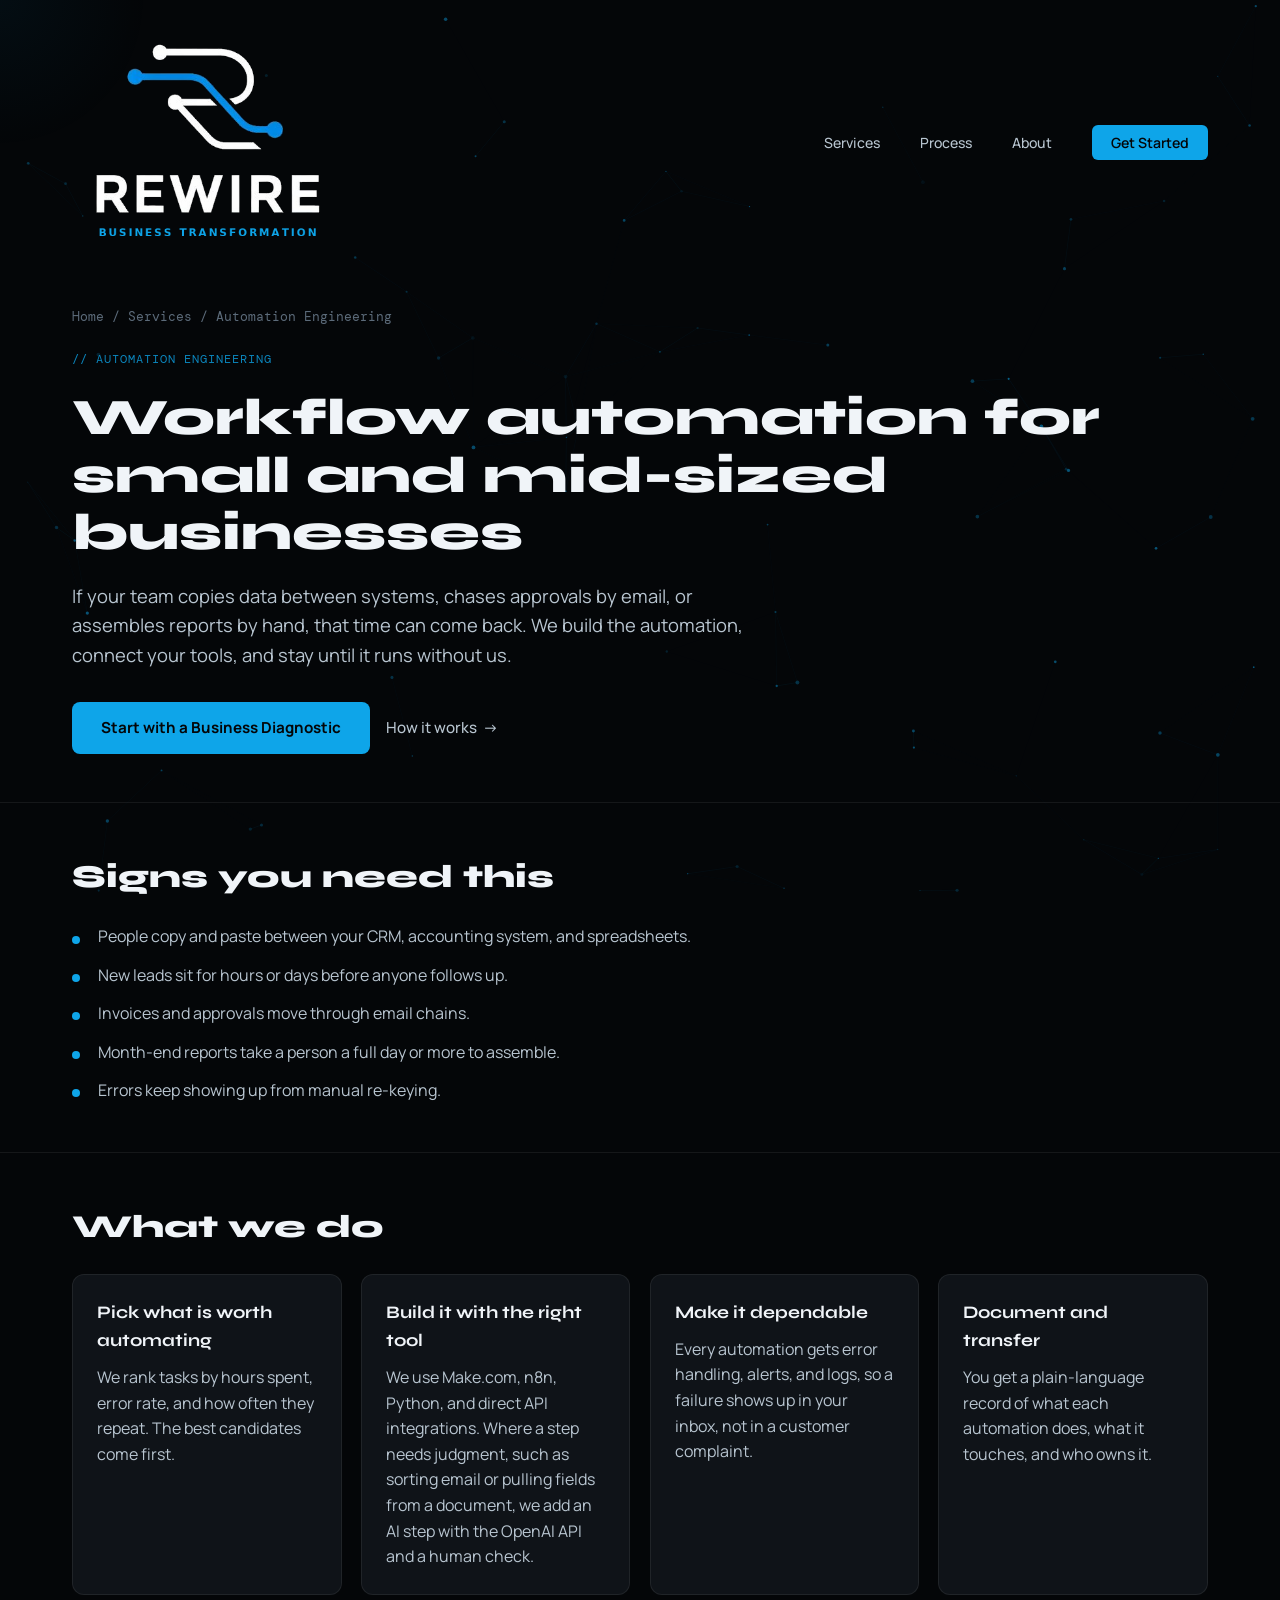
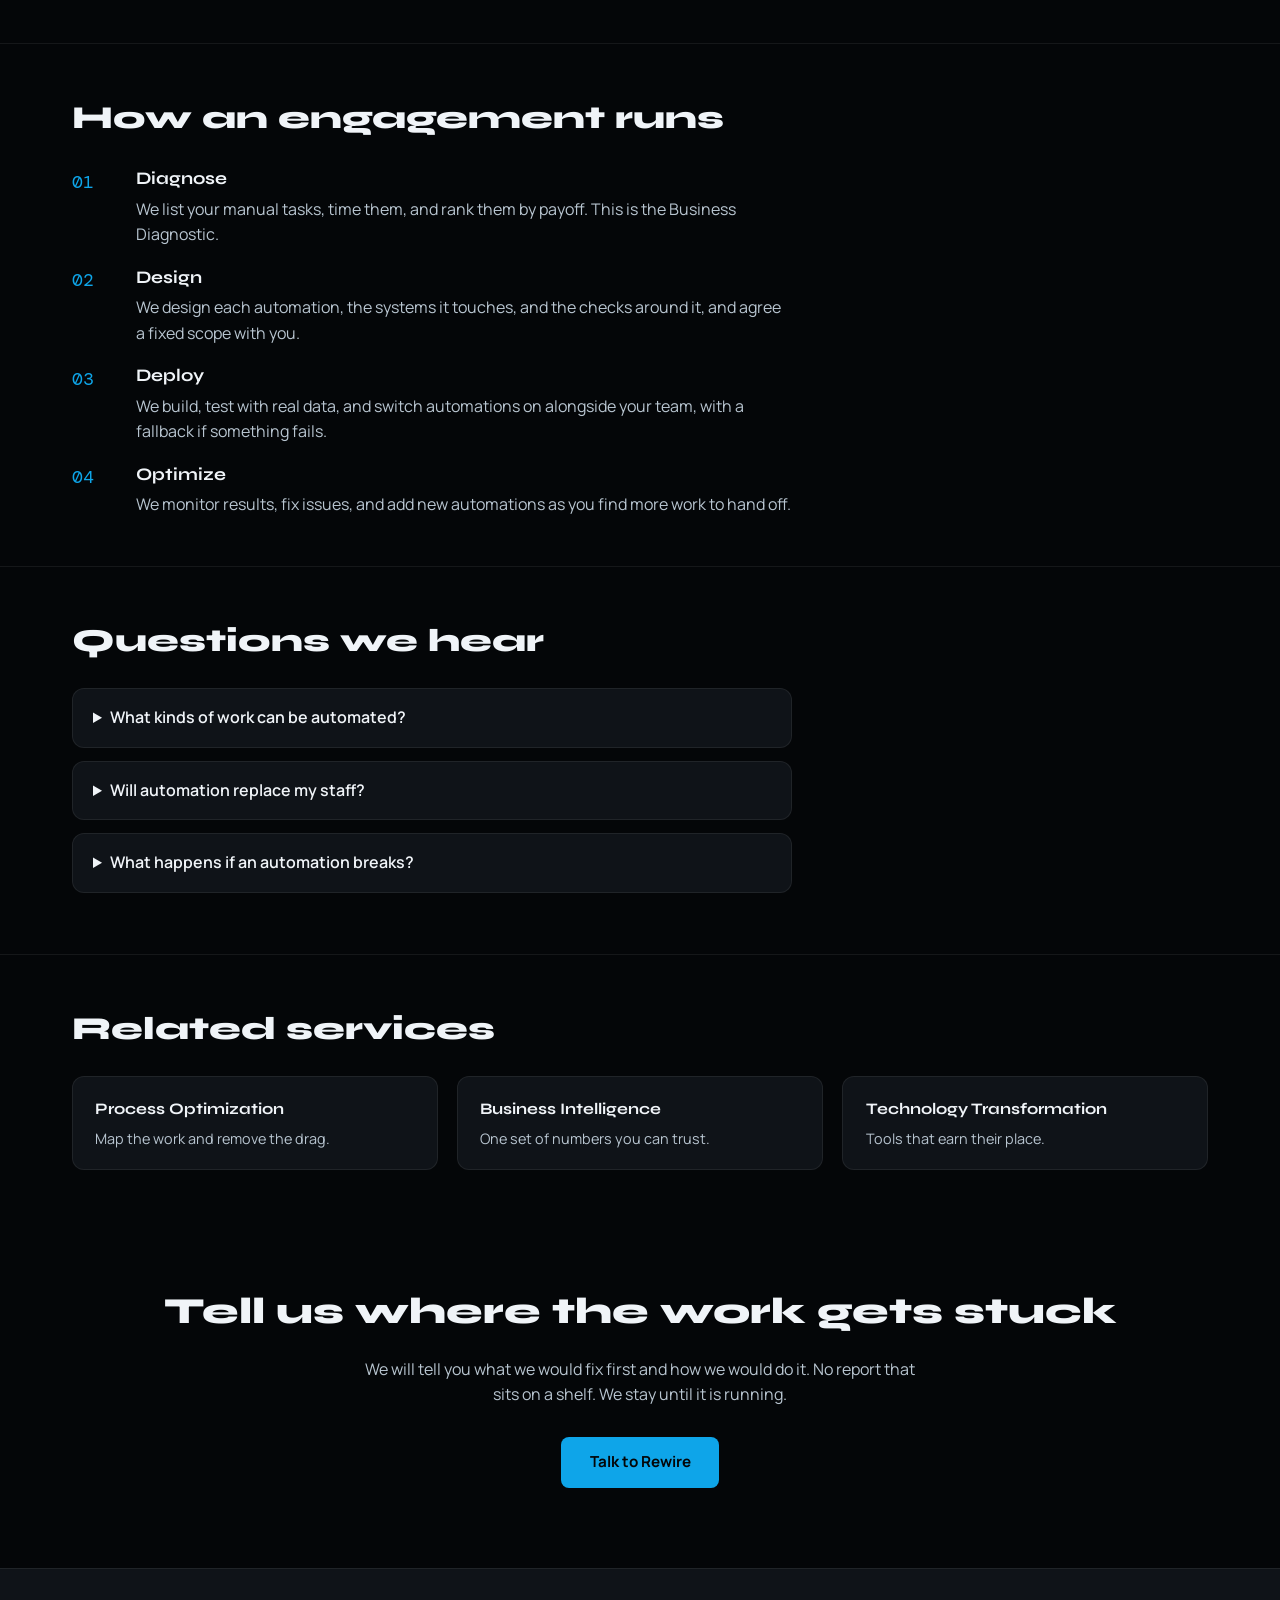
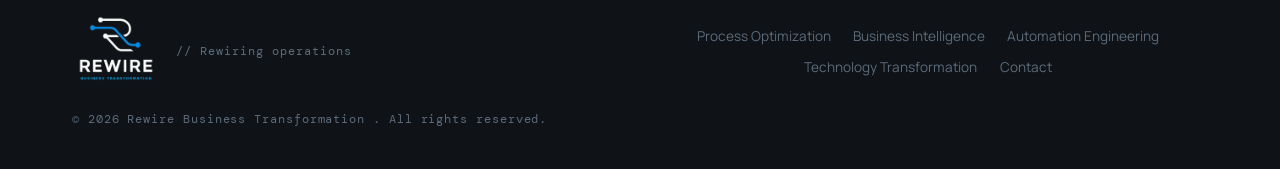
<file: services/automation-engineering.html>
<!DOCTYPE html>
<html lang="en">
<head>
<meta charset="UTF-8" />
<meta name="viewport" content="width=device-width, initial-scale=1.0" />
<title>Workflow Automation for Small Business | Rewire</title>
<meta name="description" content="Rewire builds workflow automation, integrations, and AI-assisted processes that remove manual work for small businesses, and keeps them running." />
<meta name="author" content="Rewire Business Transformation" />
<meta name="robots" content="index, follow, max-snippet:-1, max-image-preview:large, max-video-preview:-1" />
<link rel="canonical" href="https://www.rewiretransform.com/services/automation-engineering" />
<meta property="og:type" content="website" />
<meta property="og:url" content="https://www.rewiretransform.com/services/automation-engineering" />
<meta property="og:title" content="Workflow Automation for Small Business | Rewire" />
<meta property="og:description" content="Rewire builds workflow automation, integrations, and AI-assisted processes that remove manual work for small businesses, and keeps them running." />
<meta property="og:image" content="https://www.rewiretransform.com/og-image.png" />
<meta property="og:image:width" content="1200" />
<meta property="og:image:height" content="630" />
<meta property="og:image:alt" content="Rewire Business Transformation. Optimize. Transform. Rewire." />
<meta property="og:site_name" content="Rewire Business Transformation" />
<meta property="og:locale" content="en_US" />
<meta name="twitter:card" content="summary_large_image" />
<meta name="twitter:title" content="Workflow Automation for Small Business | Rewire" />
<meta name="twitter:description" content="Rewire builds workflow automation, integrations, and AI-assisted processes that remove manual work for small businesses, and keeps them running." />
<meta name="twitter:image" content="https://www.rewiretransform.com/og-image.png" />
<link rel="icon" href="/favicon.ico" sizes="any" />
<link rel="icon" type="image/png" sizes="32x32" href="/favicon-32x32.png" />
<link rel="icon" type="image/png" sizes="16x16" href="/favicon-16x16.png" />
<link rel="apple-touch-icon" href="/apple-touch-icon.png" />
<link rel="manifest" href="/site.webmanifest" />
<meta name="theme-color" content="#040608" />
<script type="application/ld+json">
{
 "@context": "https://schema.org",
 "@type": "Service",
 "@id": "https://www.rewiretransform.com/services/automation-engineering#service",
 "name": "Automation Engineering",
 "serviceType": "Automation Engineering",
 "url": "https://www.rewiretransform.com/services/automation-engineering",
 "description": "Rewire builds workflow automation, integrations, and AI-assisted processes that remove manual work for small businesses, and keeps them running.",
 "provider": {
  "@id": "https://www.rewiretransform.com/#organization"
 },
 "areaServed": {
  "@type": "Country",
  "name": "United States"
 },
 "audience": {
  "@type": "BusinessAudience",
  "name": "Small and mid-sized businesses"
 }
}
</script>
<script type="application/ld+json">
{
 "@context": "https://schema.org",
 "@type": "BreadcrumbList",
 "itemListElement": [
  {
   "@type": "ListItem",
   "position": 1,
   "name": "Home",
   "item": "https://www.rewiretransform.com/"
  },
  {
   "@type": "ListItem",
   "position": 2,
   "name": "Services",
   "item": "https://www.rewiretransform.com/#services"
  },
  {
   "@type": "ListItem",
   "position": 3,
   "name": "Automation Engineering",
   "item": "https://www.rewiretransform.com/services/automation-engineering"
  }
 ]
}
</script>
<script type="application/ld+json">
{
 "@context": "https://schema.org",
 "@type": "FAQPage",
 "mainEntity": [
  {
   "@type": "Question",
   "name": "What kinds of work can be automated?",
   "acceptedAnswer": {
    "@type": "Answer",
    "text": "Repetitive, rule-based work: moving data between systems, lead routing and follow-up, invoice and approval flows, report assembly, and document intake. We tell you early if a task isn't worth automating."
   }
  },
  {
   "@type": "Question",
   "name": "Will automation replace my staff?",
   "acceptedAnswer": {
    "@type": "Answer",
    "text": "The goal is to remove the repetitive steps so your people spend their time on exceptions, customers, and decisions. We design automations with a person in the loop wherever judgment matters."
   }
  },
  {
   "@type": "Question",
   "name": "What happens if an automation breaks?",
   "acceptedAnswer": {
    "@type": "Answer",
    "text": "We build in error handling, alerts, and logs. You know when something fails and why, and the documentation tells your team how to respond. Ongoing support is available if you want us to monitor it."
   }
  }
 ]
}
</script>
<link rel="preconnect" href="https://fonts.googleapis.com" />
<link rel="preconnect" href="https://fonts.gstatic.com" crossorigin />
<link href="https://fonts.googleapis.com/css2?family=Syne:wght@400;600;700;800&family=DM+Mono:wght@300;400;500&family=Manrope:wght@300;400;500;600&display=swap" rel="stylesheet" />
<link rel="stylesheet" href="/style.css?v=1" />
<style>
.svc-page{position:relative;z-index:1}
.svc-hero{padding:calc(1.2rem + 240px + 3rem) 0 3rem}
.svc-crumbs{font-family:var(--font-mono);font-size:.8rem;color:var(--muted);margin-bottom:1.4rem}
.svc-crumbs a{color:var(--muted);text-decoration:none}.svc-crumbs a:hover{color:var(--white)}
.svc-hero h1{font-family:var(--font-display);font-weight:800;color:var(--white);font-size:clamp(1.9rem,4.6vw,3.2rem);line-height:1.12;max-width:20ch;margin-bottom:1.3rem}
.svc-lead{font-size:1.15rem;max-width:62ch;color:var(--text);margin-bottom:2rem}
.svc-cta-row{display:flex;gap:1rem;flex-wrap:wrap;align-items:center}
.svc-section{padding:3rem 0;border-top:1px solid var(--border)}
.svc-section h2{font-family:var(--font-display);font-weight:800;color:var(--white);font-size:clamp(1.4rem,3vw,2rem);margin-bottom:1.4rem}
.svc-list{list-style:none;display:grid;gap:.8rem;max-width:68ch}
.svc-list li{position:relative;padding-left:1.6rem}
.svc-list li::before{content:"";position:absolute;left:0;top:.7em;width:8px;height:8px;border-radius:50%;background:var(--blue)}
.svc-grid{display:grid;grid-template-columns:repeat(auto-fit,minmax(240px,1fr));gap:1.2rem}
.svc-card{background:var(--surface);border:1px solid var(--border);border-radius:var(--radius);padding:1.5rem}
.svc-card h3{font-family:var(--font-display);color:var(--white);font-size:1.1rem;margin-bottom:.6rem}
.svc-steps{list-style:none;display:grid;gap:1rem;max-width:72ch;counter-reset:s}
.svc-steps li{counter-increment:s;display:grid;grid-template-columns:3rem 1fr;gap:1rem;align-items:start}
.svc-steps li::before{content:counter(s,decimal-leading-zero);font-family:var(--font-mono);color:var(--blue);font-size:1.1rem;padding-top:.15rem}
.svc-steps strong{display:block;color:var(--white);font-family:var(--font-display);font-size:1.1rem;margin-bottom:.2rem}
.svc-faq details{border:1px solid var(--border);border-radius:var(--radius);background:var(--surface);padding:1rem 1.25rem;max-width:72ch;margin-bottom:.8rem}
.svc-faq summary{cursor:pointer;color:var(--white);font-weight:600}
.svc-faq details p{margin-top:.8rem}
.svc-related a{display:block;padding:1.2rem 1.4rem;background:var(--surface);border:1px solid var(--border);border-radius:var(--radius);text-decoration:none;color:var(--white);font-family:var(--font-display);font-weight:700;transition:border-color var(--transition)}
.svc-related a span{display:block;font-family:var(--font-body);font-weight:400;font-size:.9rem;color:var(--text);margin-top:.3rem}
.svc-related a:hover{border-color:var(--blue)}
.svc-final{padding:4rem 0 5rem;text-align:center}
.svc-final h2{font-family:var(--font-display);font-weight:800;color:var(--white);font-size:clamp(1.5rem,3.4vw,2.3rem);margin-bottom:1rem}
.svc-final p{max-width:56ch;margin:0 auto 1.8rem}
.footer-nav{flex-wrap:wrap;justify-content:center;gap:.6rem 1.4rem;max-width:560px}
@media (max-width:1024px){.svc-hero{padding-top:calc(1.2rem + 180px + 2.5rem)}}
@media (max-width:768px){.svc-hero{padding-top:calc(.6rem + 120px + 2rem)}.svc-section{padding:2.2rem 0}}
@media (max-width:480px){.svc-hero{padding-top:calc(.6rem + 96px + 1.5rem)}.svc-steps li{grid-template-columns:2.2rem 1fr}}
</style>
</head>
<body>
<canvas id="bg-canvas" aria-hidden="true"></canvas>
<a class="skip-link" href="#main" style="position:absolute;left:-9999px">Skip to content</a>
<nav class="nav" id="nav" role="navigation" aria-label="Main navigation">
<div class="nav-inner">
<div class="nav-logo">
<a href="/" aria-label="Rewire Business Transformation home">
<img src="/Rewire.png" alt="Rewire Business Transformation logo" class="logo-img" width="160" height="160" />
</a>
</div>
<ul class="nav-links">
<li><a href="/#services">Services</a></li>
<li><a href="/#process">Process</a></li>
<li><a href="/#about">About</a></li>
<li><a href="/#contact" class="nav-cta">Get Started</a></li>
</ul>
<button class="burger" id="burger" aria-label="Open menu" aria-expanded="false" aria-controls="mobile-menu">
<span></span><span></span><span></span>
</button>
</div>
</nav>
<div class="mobile-menu" id="mobile-menu" role="dialog" aria-label="Mobile navigation" aria-modal="true">
<ul>
<li><a href="/#services">Services</a></li>
<li><a href="/#process">Process</a></li>
<li><a href="/#about">About</a></li>
<li><a href="/#contact">Get Started</a></li>
</ul>
</div>
<main id="main" class="svc-page">
<section class="svc-hero"><div class="container">
<nav class="svc-crumbs" aria-label="Breadcrumb"><a href="/">Home</a> / <a href="/#services">Services</a> / Automation Engineering</nav>
<div class="mono section-tag">// Automation Engineering</div>
<h1>Workflow automation for small and mid-sized businesses</h1>
<p class="svc-lead">If your team copies data between systems, chases approvals by email, or assembles reports by hand, that time can come back. We build the automation, connect your tools, and stay until it runs without us.</p>
<div class="svc-cta-row"><a href="/#contact" class="btn-primary">Start with a Business Diagnostic</a><a href="#how" class="btn-ghost">How it works <span class="arrow">→</span></a></div>
</div></section>
<section class="svc-section"><div class="container">
<h2>Signs you need this</h2>
<ul class="svc-list">
<li>People copy and paste between your CRM, accounting system, and spreadsheets.</li>
<li>New leads sit for hours or days before anyone follows up.</li>
<li>Invoices and approvals move through email chains.</li>
<li>Month-end reports take a person a full day or more to assemble.</li>
<li>Errors keep showing up from manual re-keying.</li>
</ul>
</div></section>
<section class="svc-section"><div class="container">
<h2>What we do</h2>
<div class="svc-grid">
<div class="svc-card"><h3>Pick what is worth automating</h3><p>We rank tasks by hours spent, error rate, and how often they repeat. The best candidates come first.</p></div>
<div class="svc-card"><h3>Build it with the right tool</h3><p>We use Make.com, n8n, Python, and direct API integrations. Where a step needs judgment, such as sorting email or pulling fields from a document, we add an AI step with the OpenAI API and a human check.</p></div>
<div class="svc-card"><h3>Make it dependable</h3><p>Every automation gets error handling, alerts, and logs, so a failure shows up in your inbox, not in a customer complaint.</p></div>
<div class="svc-card"><h3>Document and transfer</h3><p>You get a plain-language record of what each automation does, what it touches, and who owns it.</p></div>
</div>
</div></section>
<section class="svc-section" id="how"><div class="container">
<h2>How an engagement runs</h2>
<ol class="svc-steps">
<li><div><strong>Diagnose</strong>We list your manual tasks, time them, and rank them by payoff. This is the Business Diagnostic.</div></li>
<li><div><strong>Design</strong>We design each automation, the systems it touches, and the checks around it, and agree a fixed scope with you.</div></li>
<li><div><strong>Deploy</strong>We build, test with real data, and switch automations on alongside your team, with a fallback if something fails.</div></li>
<li><div><strong>Optimize</strong>We monitor results, fix issues, and add new automations as you find more work to hand off.</div></li>
</ol>
</div></section>
<section class="svc-section svc-faq"><div class="container">
<h2>Questions we hear</h2>
<details><summary>What kinds of work can be automated?</summary><p>Repetitive, rule-based work: moving data between systems, lead routing and follow-up, invoice and approval flows, report assembly, and document intake. We tell you early if a task isn&#x27;t worth automating.</p></details>
<details><summary>Will automation replace my staff?</summary><p>The goal is to remove the repetitive steps so your people spend their time on exceptions, customers, and decisions. We design automations with a person in the loop wherever judgment matters.</p></details>
<details><summary>What happens if an automation breaks?</summary><p>We build in error handling, alerts, and logs. You know when something fails and why, and the documentation tells your team how to respond. Ongoing support is available if you want us to monitor it.</p></details>
</div></section>
<section class="svc-section svc-related"><div class="container">
<h2>Related services</h2>
<div class="svc-grid">
<a href="/services/process-optimization">Process Optimization <span>Map the work and remove the drag.</span></a>
<a href="/services/business-intelligence">Business Intelligence <span>One set of numbers you can trust.</span></a>
<a href="/services/technology-transformation">Technology Transformation <span>Tools that earn their place.</span></a>
</div>
</div></section>
<section class="svc-final"><div class="container">
<h2>Tell us where the work gets stuck</h2>
<p>We will tell you what we would fix first and how we would do it. No report that sits on a shelf. We stay until it is running.</p>
<a href="/#contact" class="btn-primary">Talk to Rewire</a>
</div></section>
</main>
<footer class="footer" role="contentinfo">
<div class="container footer-inner">
<div class="footer-logo">
<a href="/" aria-label="Rewire Business Transformation home">
<img src="/Rewire.png" alt="Rewire Business Transformation" width="52" height="52" />
</a>
<span class="mono footer-tagline">// Rewiring operations</span>
</div>
<nav class="footer-nav" aria-label="Footer navigation">
<a href="/services/process-optimization">Process Optimization</a>
<a href="/services/business-intelligence">Business Intelligence</a>
<a href="/services/automation-engineering">Automation Engineering</a>
<a href="/services/technology-transformation">Technology Transformation</a>
<a href="/#contact">Contact</a>
</nav>
<div class="footer-copy mono">
© 2026 Rewire Business Transformation . All rights reserved.
</div>
</div>
</footer>
<script src="/script.js?v=1"></script>
</body>
</html>
</file>
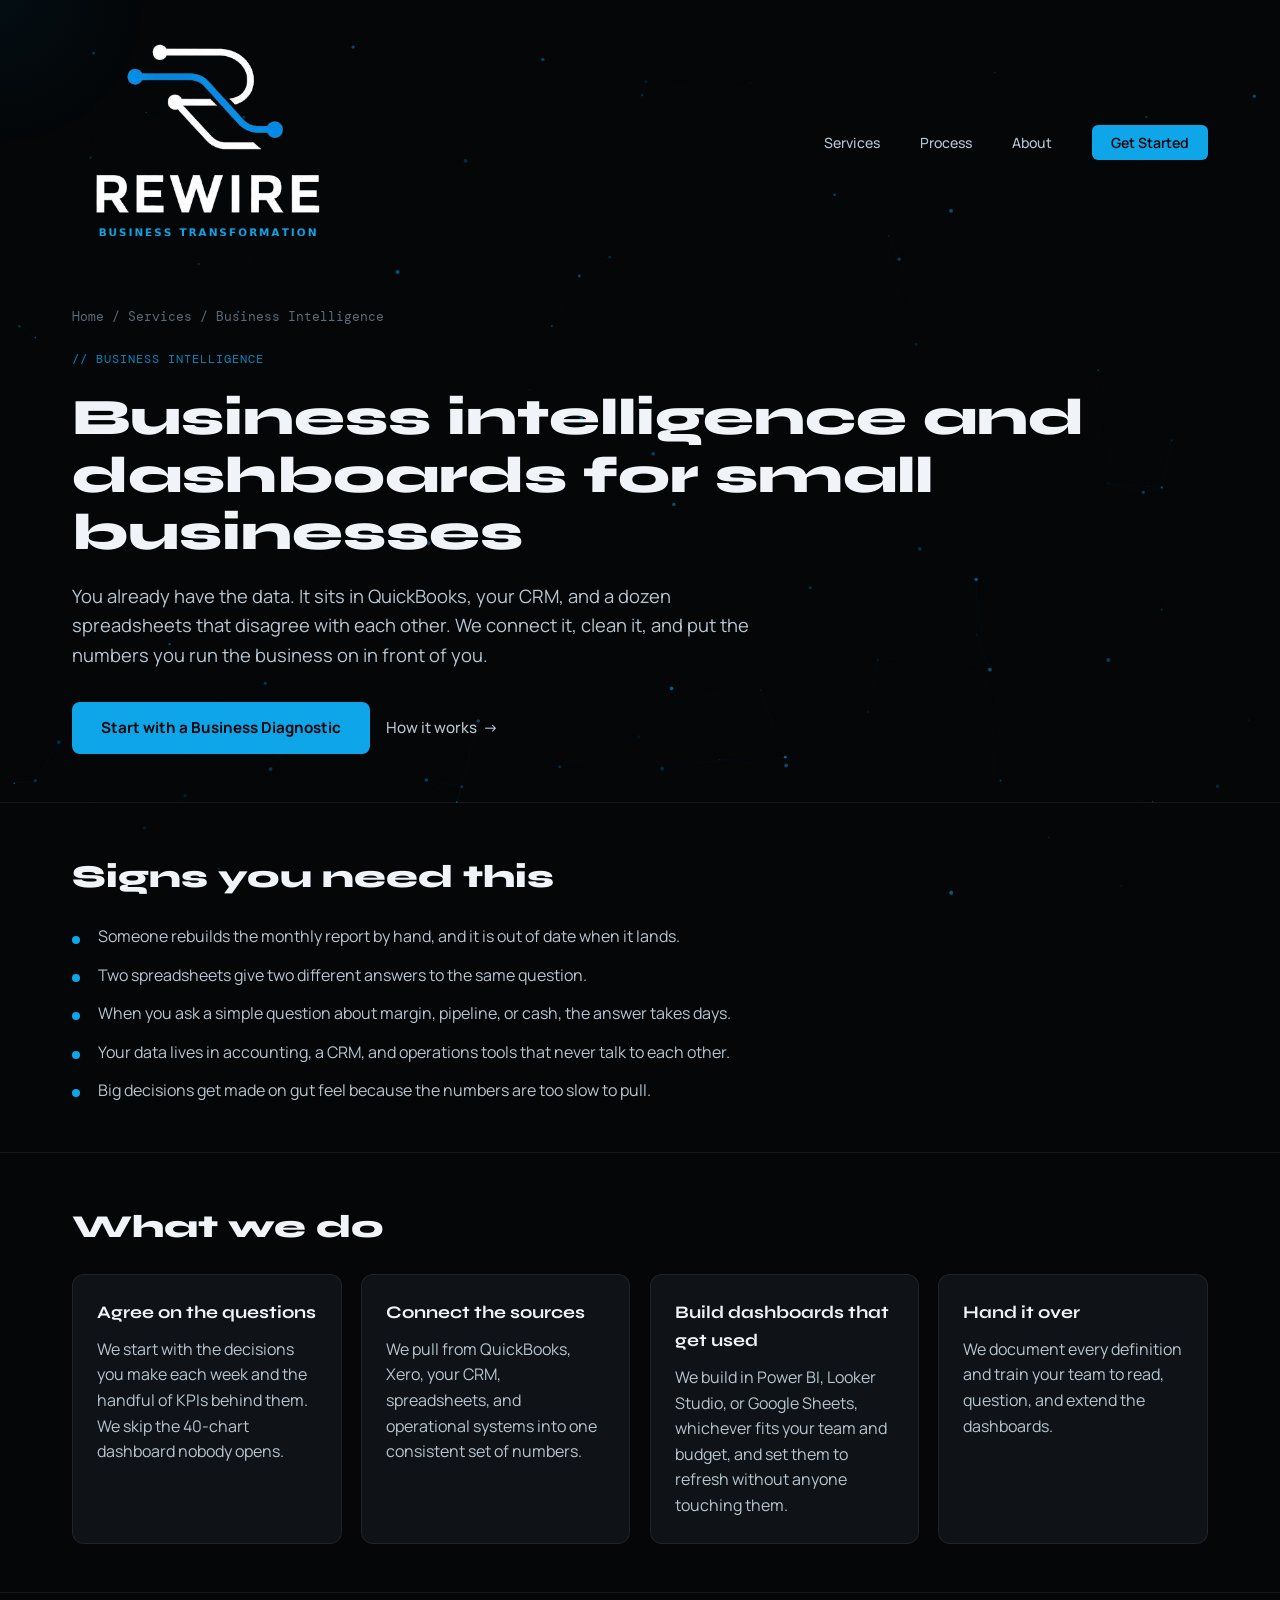
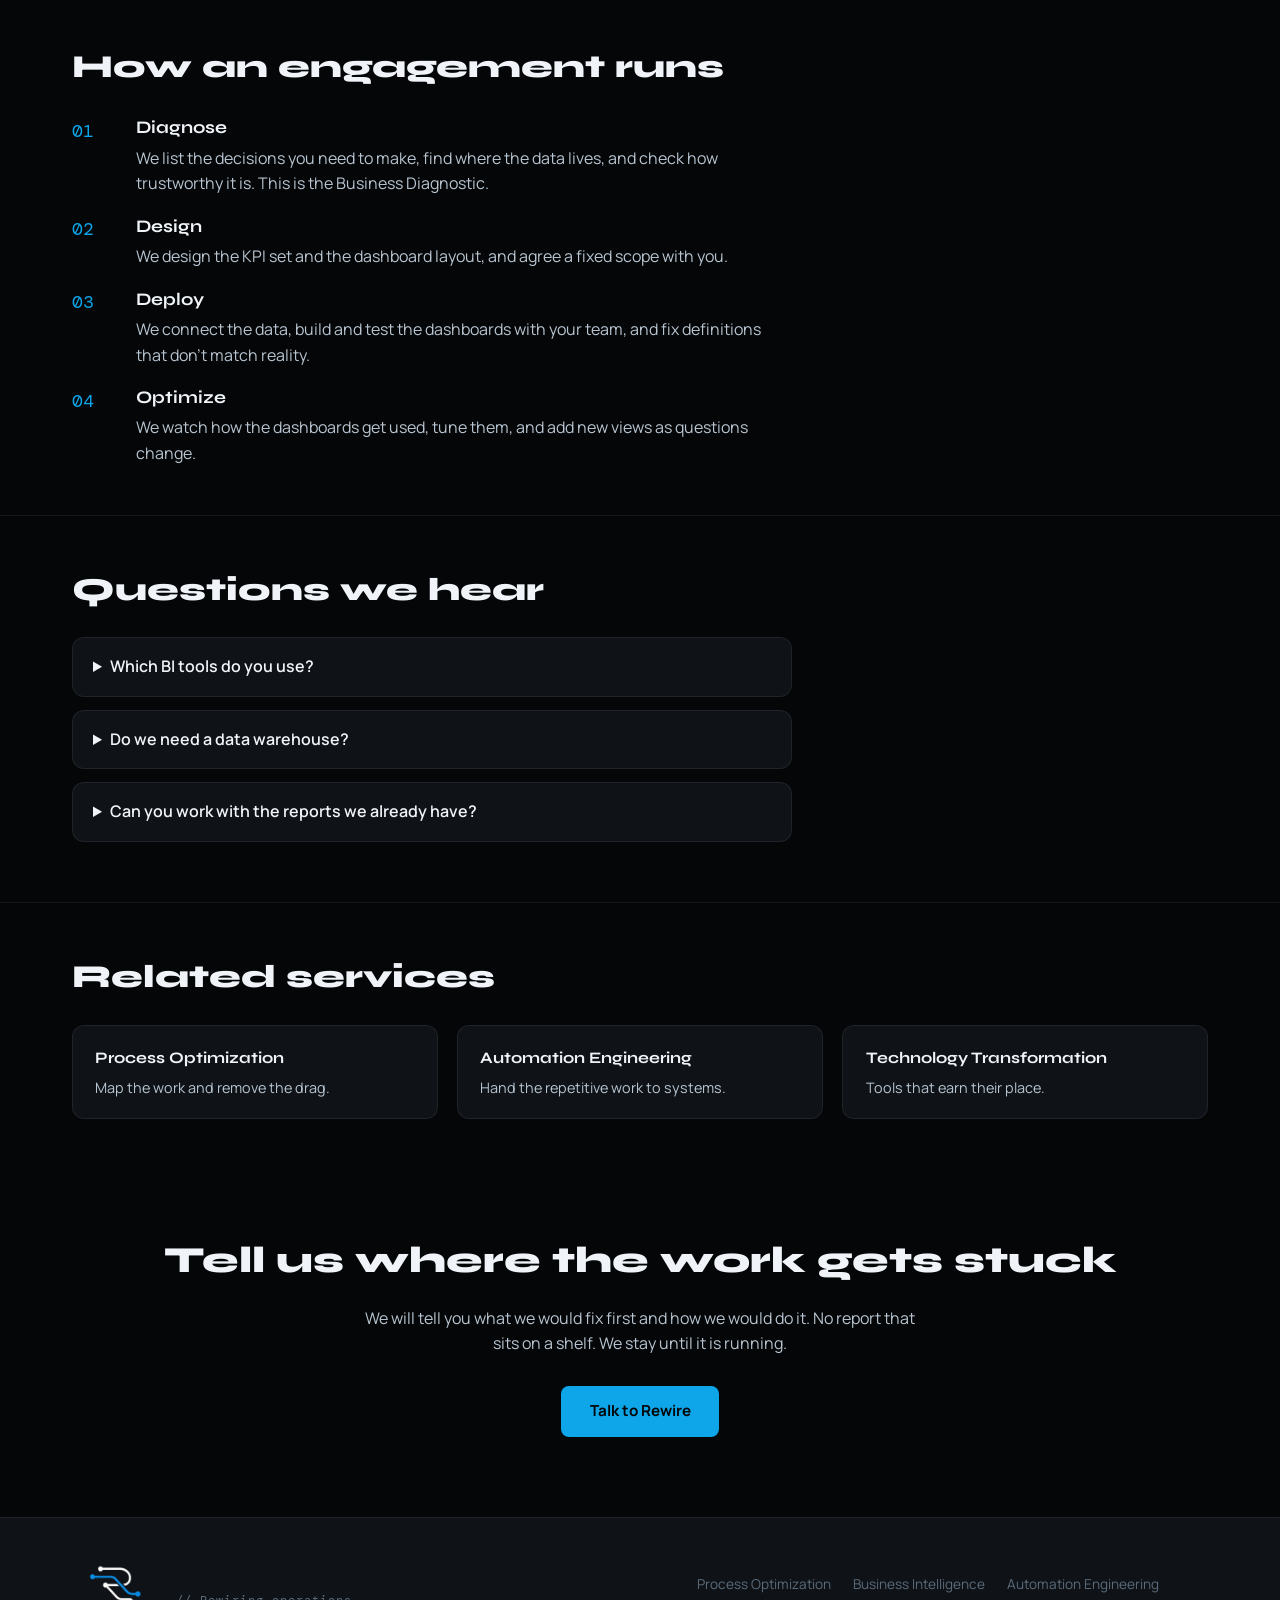
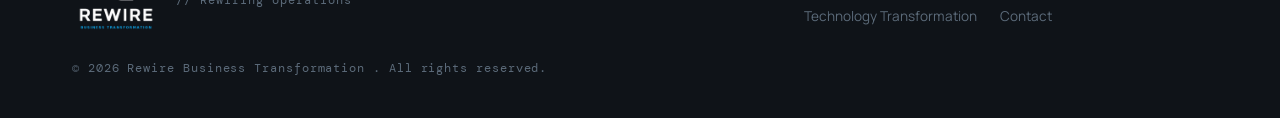
<file: services/business-intelligence.html>
<!DOCTYPE html>
<html lang="en">
<head>
<meta charset="UTF-8" />
<meta name="viewport" content="width=device-width, initial-scale=1.0" />
<title>Business Intelligence &amp; Dashboards for SMBs | Rewire</title>
<meta name="description" content="Rewire connects your accounting, CRM, and spreadsheet data into dashboards you can trust, so small business owners decide with numbers, not guesses." />
<meta name="author" content="Rewire Business Transformation" />
<meta name="robots" content="index, follow, max-snippet:-1, max-image-preview:large, max-video-preview:-1" />
<link rel="canonical" href="https://www.rewiretransform.com/services/business-intelligence" />
<meta property="og:type" content="website" />
<meta property="og:url" content="https://www.rewiretransform.com/services/business-intelligence" />
<meta property="og:title" content="Business Intelligence &amp; Dashboards for SMBs | Rewire" />
<meta property="og:description" content="Rewire connects your accounting, CRM, and spreadsheet data into dashboards you can trust, so small business owners decide with numbers, not guesses." />
<meta property="og:image" content="https://www.rewiretransform.com/og-image.png" />
<meta property="og:image:width" content="1200" />
<meta property="og:image:height" content="630" />
<meta property="og:image:alt" content="Rewire Business Transformation. Optimize. Transform. Rewire." />
<meta property="og:site_name" content="Rewire Business Transformation" />
<meta property="og:locale" content="en_US" />
<meta name="twitter:card" content="summary_large_image" />
<meta name="twitter:title" content="Business Intelligence &amp; Dashboards for SMBs | Rewire" />
<meta name="twitter:description" content="Rewire connects your accounting, CRM, and spreadsheet data into dashboards you can trust, so small business owners decide with numbers, not guesses." />
<meta name="twitter:image" content="https://www.rewiretransform.com/og-image.png" />
<link rel="icon" href="/favicon.ico" sizes="any" />
<link rel="icon" type="image/png" sizes="32x32" href="/favicon-32x32.png" />
<link rel="icon" type="image/png" sizes="16x16" href="/favicon-16x16.png" />
<link rel="apple-touch-icon" href="/apple-touch-icon.png" />
<link rel="manifest" href="/site.webmanifest" />
<meta name="theme-color" content="#040608" />
<script type="application/ld+json">
{
 "@context": "https://schema.org",
 "@type": "Service",
 "@id": "https://www.rewiretransform.com/services/business-intelligence#service",
 "name": "Business Intelligence",
 "serviceType": "Business Intelligence",
 "url": "https://www.rewiretransform.com/services/business-intelligence",
 "description": "Rewire connects your accounting, CRM, and spreadsheet data into dashboards you can trust, so small business owners decide with numbers, not guesses.",
 "provider": {
  "@id": "https://www.rewiretransform.com/#organization"
 },
 "areaServed": {
  "@type": "Country",
  "name": "United States"
 },
 "audience": {
  "@type": "BusinessAudience",
  "name": "Small and mid-sized businesses"
 }
}
</script>
<script type="application/ld+json">
{
 "@context": "https://schema.org",
 "@type": "BreadcrumbList",
 "itemListElement": [
  {
   "@type": "ListItem",
   "position": 1,
   "name": "Home",
   "item": "https://www.rewiretransform.com/"
  },
  {
   "@type": "ListItem",
   "position": 2,
   "name": "Services",
   "item": "https://www.rewiretransform.com/#services"
  },
  {
   "@type": "ListItem",
   "position": 3,
   "name": "Business Intelligence",
   "item": "https://www.rewiretransform.com/services/business-intelligence"
  }
 ]
}
</script>
<script type="application/ld+json">
{
 "@context": "https://schema.org",
 "@type": "FAQPage",
 "mainEntity": [
  {
   "@type": "Question",
   "name": "Which BI tools do you use?",
   "acceptedAnswer": {
    "@type": "Answer",
    "text": "We work in Power BI, Looker Studio, and Google Sheets, and connect to QuickBooks, Xero, and common CRMs. We choose the tool that fits your team and budget, not the other way around."
   }
  },
  {
   "@type": "Question",
   "name": "Do we need a data warehouse?",
   "acceptedAnswer": {
    "@type": "Answer",
    "text": "Most small businesses don't need one at the start. We connect your systems directly and add a warehouse only when data volume or complexity calls for it."
   }
  },
  {
   "@type": "Question",
   "name": "Can you work with the reports we already have?",
   "acceptedAnswer": {
    "@type": "Answer",
    "text": "Yes. We start from the reports your team already relies on, find where the numbers disagree, and build from there."
   }
  }
 ]
}
</script>
<link rel="preconnect" href="https://fonts.googleapis.com" />
<link rel="preconnect" href="https://fonts.gstatic.com" crossorigin />
<link href="https://fonts.googleapis.com/css2?family=Syne:wght@400;600;700;800&family=DM+Mono:wght@300;400;500&family=Manrope:wght@300;400;500;600&display=swap" rel="stylesheet" />
<link rel="stylesheet" href="/style.css?v=1" />
<style>
.svc-page{position:relative;z-index:1}
.svc-hero{padding:calc(1.2rem + 240px + 3rem) 0 3rem}
.svc-crumbs{font-family:var(--font-mono);font-size:.8rem;color:var(--muted);margin-bottom:1.4rem}
.svc-crumbs a{color:var(--muted);text-decoration:none}.svc-crumbs a:hover{color:var(--white)}
.svc-hero h1{font-family:var(--font-display);font-weight:800;color:var(--white);font-size:clamp(1.9rem,4.6vw,3.2rem);line-height:1.12;max-width:20ch;margin-bottom:1.3rem}
.svc-lead{font-size:1.15rem;max-width:62ch;color:var(--text);margin-bottom:2rem}
.svc-cta-row{display:flex;gap:1rem;flex-wrap:wrap;align-items:center}
.svc-section{padding:3rem 0;border-top:1px solid var(--border)}
.svc-section h2{font-family:var(--font-display);font-weight:800;color:var(--white);font-size:clamp(1.4rem,3vw,2rem);margin-bottom:1.4rem}
.svc-list{list-style:none;display:grid;gap:.8rem;max-width:68ch}
.svc-list li{position:relative;padding-left:1.6rem}
.svc-list li::before{content:"";position:absolute;left:0;top:.7em;width:8px;height:8px;border-radius:50%;background:var(--blue)}
.svc-grid{display:grid;grid-template-columns:repeat(auto-fit,minmax(240px,1fr));gap:1.2rem}
.svc-card{background:var(--surface);border:1px solid var(--border);border-radius:var(--radius);padding:1.5rem}
.svc-card h3{font-family:var(--font-display);color:var(--white);font-size:1.1rem;margin-bottom:.6rem}
.svc-steps{list-style:none;display:grid;gap:1rem;max-width:72ch;counter-reset:s}
.svc-steps li{counter-increment:s;display:grid;grid-template-columns:3rem 1fr;gap:1rem;align-items:start}
.svc-steps li::before{content:counter(s,decimal-leading-zero);font-family:var(--font-mono);color:var(--blue);font-size:1.1rem;padding-top:.15rem}
.svc-steps strong{display:block;color:var(--white);font-family:var(--font-display);font-size:1.1rem;margin-bottom:.2rem}
.svc-faq details{border:1px solid var(--border);border-radius:var(--radius);background:var(--surface);padding:1rem 1.25rem;max-width:72ch;margin-bottom:.8rem}
.svc-faq summary{cursor:pointer;color:var(--white);font-weight:600}
.svc-faq details p{margin-top:.8rem}
.svc-related a{display:block;padding:1.2rem 1.4rem;background:var(--surface);border:1px solid var(--border);border-radius:var(--radius);text-decoration:none;color:var(--white);font-family:var(--font-display);font-weight:700;transition:border-color var(--transition)}
.svc-related a span{display:block;font-family:var(--font-body);font-weight:400;font-size:.9rem;color:var(--text);margin-top:.3rem}
.svc-related a:hover{border-color:var(--blue)}
.svc-final{padding:4rem 0 5rem;text-align:center}
.svc-final h2{font-family:var(--font-display);font-weight:800;color:var(--white);font-size:clamp(1.5rem,3.4vw,2.3rem);margin-bottom:1rem}
.svc-final p{max-width:56ch;margin:0 auto 1.8rem}
.footer-nav{flex-wrap:wrap;justify-content:center;gap:.6rem 1.4rem;max-width:560px}
@media (max-width:1024px){.svc-hero{padding-top:calc(1.2rem + 180px + 2.5rem)}}
@media (max-width:768px){.svc-hero{padding-top:calc(.6rem + 120px + 2rem)}.svc-section{padding:2.2rem 0}}
@media (max-width:480px){.svc-hero{padding-top:calc(.6rem + 96px + 1.5rem)}.svc-steps li{grid-template-columns:2.2rem 1fr}}
</style>
</head>
<body>
<canvas id="bg-canvas" aria-hidden="true"></canvas>
<a class="skip-link" href="#main" style="position:absolute;left:-9999px">Skip to content</a>
<nav class="nav" id="nav" role="navigation" aria-label="Main navigation">
<div class="nav-inner">
<div class="nav-logo">
<a href="/" aria-label="Rewire Business Transformation home">
<img src="/Rewire.png" alt="Rewire Business Transformation logo" class="logo-img" width="160" height="160" />
</a>
</div>
<ul class="nav-links">
<li><a href="/#services">Services</a></li>
<li><a href="/#process">Process</a></li>
<li><a href="/#about">About</a></li>
<li><a href="/#contact" class="nav-cta">Get Started</a></li>
</ul>
<button class="burger" id="burger" aria-label="Open menu" aria-expanded="false" aria-controls="mobile-menu">
<span></span><span></span><span></span>
</button>
</div>
</nav>
<div class="mobile-menu" id="mobile-menu" role="dialog" aria-label="Mobile navigation" aria-modal="true">
<ul>
<li><a href="/#services">Services</a></li>
<li><a href="/#process">Process</a></li>
<li><a href="/#about">About</a></li>
<li><a href="/#contact">Get Started</a></li>
</ul>
</div>
<main id="main" class="svc-page">
<section class="svc-hero"><div class="container">
<nav class="svc-crumbs" aria-label="Breadcrumb"><a href="/">Home</a> / <a href="/#services">Services</a> / Business Intelligence</nav>
<div class="mono section-tag">// Business Intelligence</div>
<h1>Business intelligence and dashboards for small businesses</h1>
<p class="svc-lead">You already have the data. It sits in QuickBooks, your CRM, and a dozen spreadsheets that disagree with each other. We connect it, clean it, and put the numbers you run the business on in front of you.</p>
<div class="svc-cta-row"><a href="/#contact" class="btn-primary">Start with a Business Diagnostic</a><a href="#how" class="btn-ghost">How it works <span class="arrow">→</span></a></div>
</div></section>
<section class="svc-section"><div class="container">
<h2>Signs you need this</h2>
<ul class="svc-list">
<li>Someone rebuilds the monthly report by hand, and it is out of date when it lands.</li>
<li>Two spreadsheets give two different answers to the same question.</li>
<li>When you ask a simple question about margin, pipeline, or cash, the answer takes days.</li>
<li>Your data lives in accounting, a CRM, and operations tools that never talk to each other.</li>
<li>Big decisions get made on gut feel because the numbers are too slow to pull.</li>
</ul>
</div></section>
<section class="svc-section"><div class="container">
<h2>What we do</h2>
<div class="svc-grid">
<div class="svc-card"><h3>Agree on the questions</h3><p>We start with the decisions you make each week and the handful of KPIs behind them. We skip the 40-chart dashboard nobody opens.</p></div>
<div class="svc-card"><h3>Connect the sources</h3><p>We pull from QuickBooks, Xero, your CRM, spreadsheets, and operational systems into one consistent set of numbers.</p></div>
<div class="svc-card"><h3>Build dashboards that get used</h3><p>We build in Power BI, Looker Studio, or Google Sheets, whichever fits your team and budget, and set them to refresh without anyone touching them.</p></div>
<div class="svc-card"><h3>Hand it over</h3><p>We document every definition and train your team to read, question, and extend the dashboards.</p></div>
</div>
</div></section>
<section class="svc-section" id="how"><div class="container">
<h2>How an engagement runs</h2>
<ol class="svc-steps">
<li><div><strong>Diagnose</strong>We list the decisions you need to make, find where the data lives, and check how trustworthy it is. This is the Business Diagnostic.</div></li>
<li><div><strong>Design</strong>We design the KPI set and the dashboard layout, and agree a fixed scope with you.</div></li>
<li><div><strong>Deploy</strong>We connect the data, build and test the dashboards with your team, and fix definitions that don&#x27;t match reality.</div></li>
<li><div><strong>Optimize</strong>We watch how the dashboards get used, tune them, and add new views as questions change.</div></li>
</ol>
</div></section>
<section class="svc-section svc-faq"><div class="container">
<h2>Questions we hear</h2>
<details><summary>Which BI tools do you use?</summary><p>We work in Power BI, Looker Studio, and Google Sheets, and connect to QuickBooks, Xero, and common CRMs. We choose the tool that fits your team and budget, not the other way around.</p></details>
<details><summary>Do we need a data warehouse?</summary><p>Most small businesses don&#x27;t need one at the start. We connect your systems directly and add a warehouse only when data volume or complexity calls for it.</p></details>
<details><summary>Can you work with the reports we already have?</summary><p>Yes. We start from the reports your team already relies on, find where the numbers disagree, and build from there.</p></details>
</div></section>
<section class="svc-section svc-related"><div class="container">
<h2>Related services</h2>
<div class="svc-grid">
<a href="/services/process-optimization">Process Optimization <span>Map the work and remove the drag.</span></a>
<a href="/services/automation-engineering">Automation Engineering <span>Hand the repetitive work to systems.</span></a>
<a href="/services/technology-transformation">Technology Transformation <span>Tools that earn their place.</span></a>
</div>
</div></section>
<section class="svc-final"><div class="container">
<h2>Tell us where the work gets stuck</h2>
<p>We will tell you what we would fix first and how we would do it. No report that sits on a shelf. We stay until it is running.</p>
<a href="/#contact" class="btn-primary">Talk to Rewire</a>
</div></section>
</main>
<footer class="footer" role="contentinfo">
<div class="container footer-inner">
<div class="footer-logo">
<a href="/" aria-label="Rewire Business Transformation home">
<img src="/Rewire.png" alt="Rewire Business Transformation" width="52" height="52" />
</a>
<span class="mono footer-tagline">// Rewiring operations</span>
</div>
<nav class="footer-nav" aria-label="Footer navigation">
<a href="/services/process-optimization">Process Optimization</a>
<a href="/services/business-intelligence">Business Intelligence</a>
<a href="/services/automation-engineering">Automation Engineering</a>
<a href="/services/technology-transformation">Technology Transformation</a>
<a href="/#contact">Contact</a>
</nav>
<div class="footer-copy mono">
© 2026 Rewire Business Transformation . All rights reserved.
</div>
</div>
</footer>
<script src="/script.js?v=1"></script>
</body>
</html>
</file>
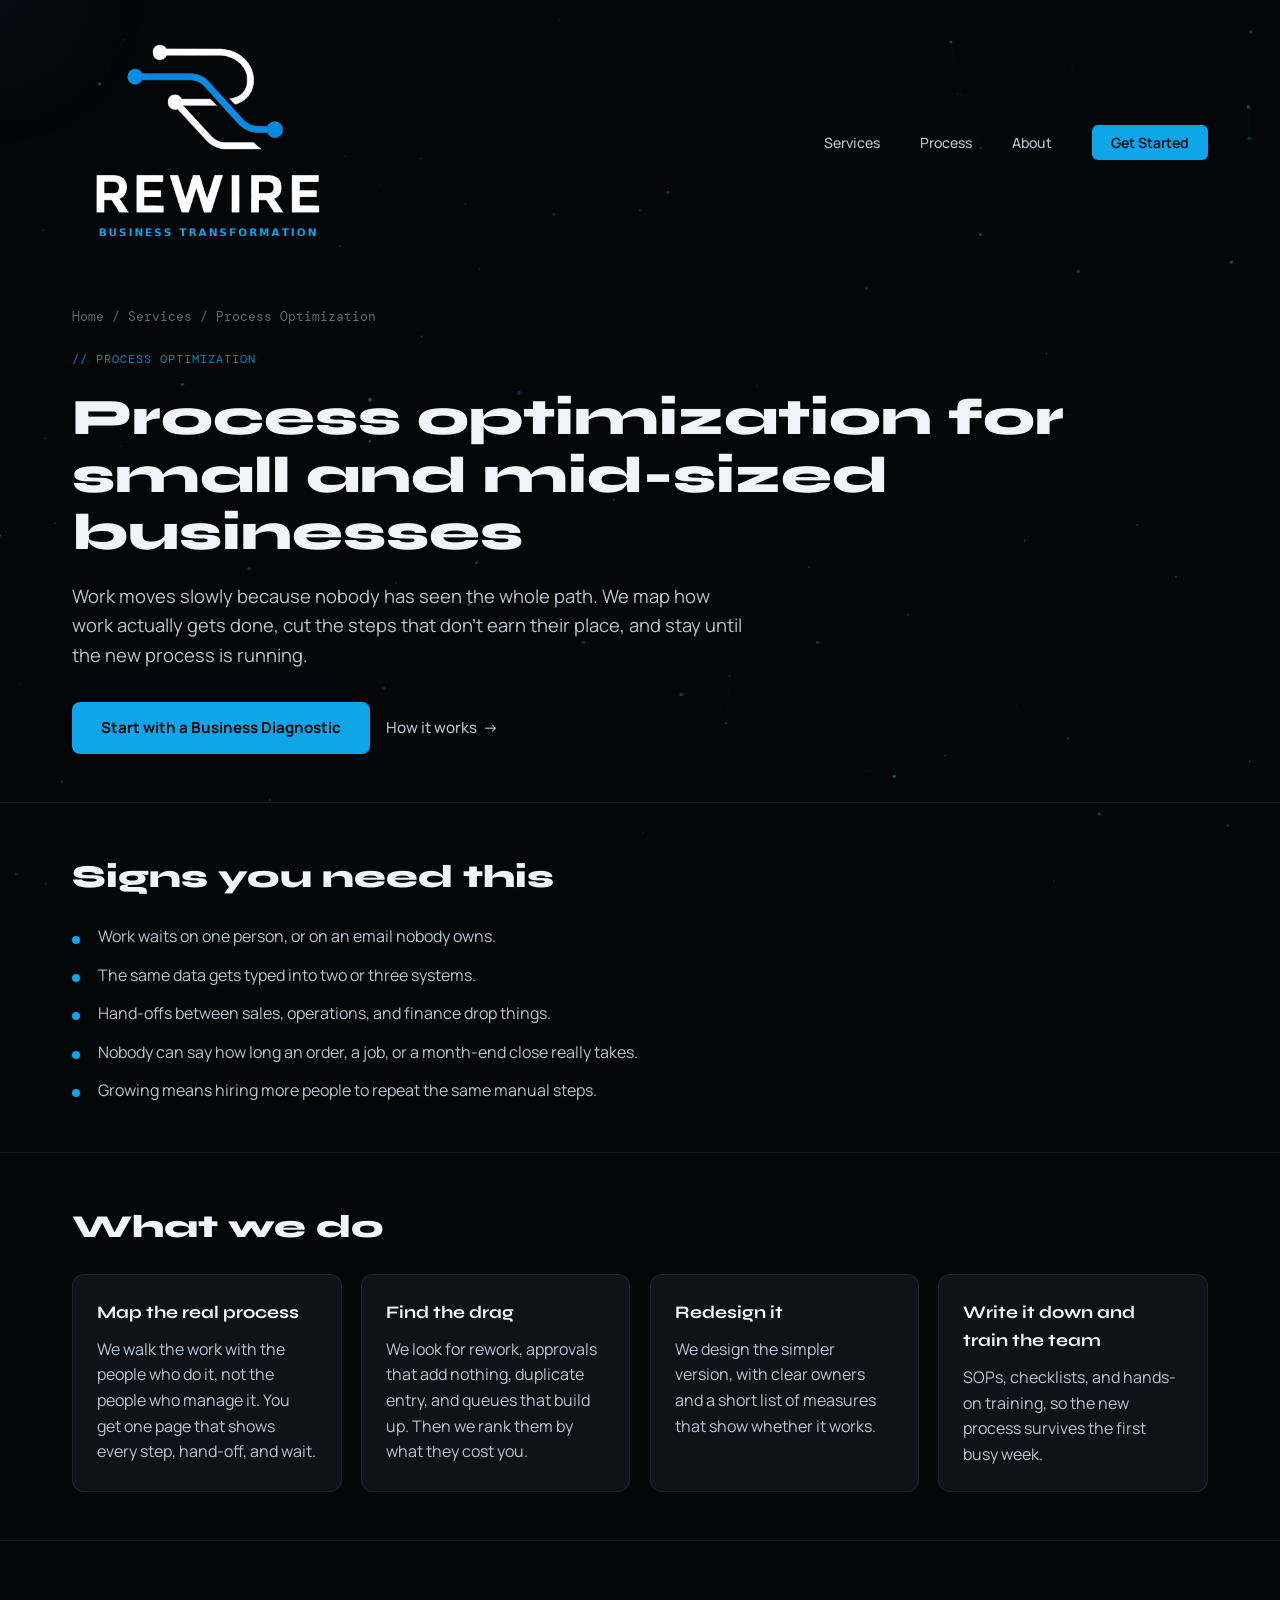
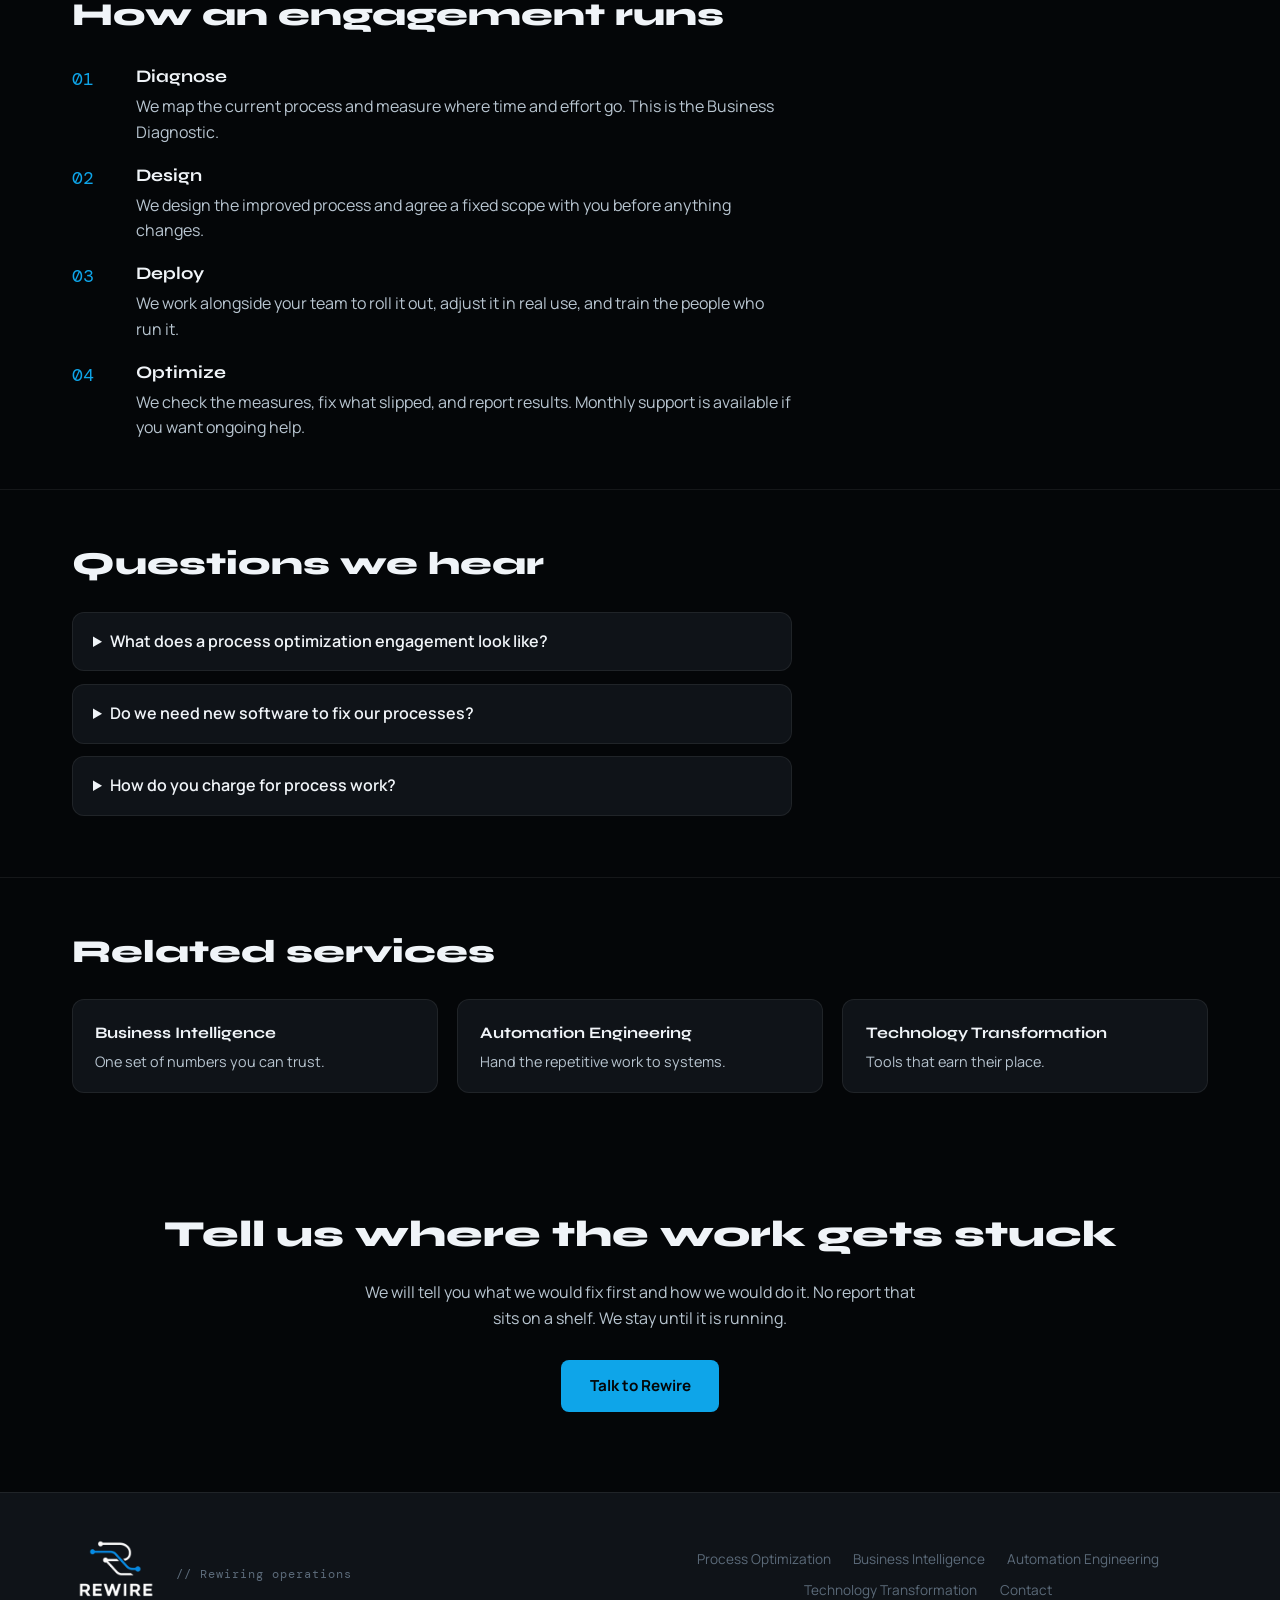
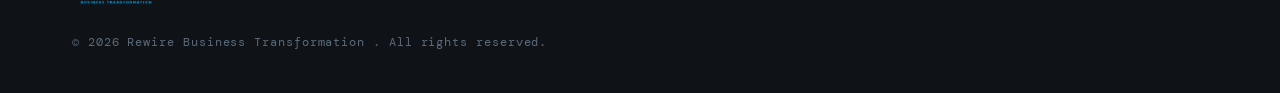
<file: services/process-optimization.html>
<!DOCTYPE html>
<html lang="en">
<head>
<meta charset="UTF-8" />
<meta name="viewport" content="width=device-width, initial-scale=1.0" />
<title>Process Optimization for Small Business | Rewire</title>
<meta name="description" content="Rewire maps how work really gets done, removes the steps that slow it down, and stays until the new process runs. For small and mid-sized businesses." />
<meta name="author" content="Rewire Business Transformation" />
<meta name="robots" content="index, follow, max-snippet:-1, max-image-preview:large, max-video-preview:-1" />
<link rel="canonical" href="https://www.rewiretransform.com/services/process-optimization" />
<meta property="og:type" content="website" />
<meta property="og:url" content="https://www.rewiretransform.com/services/process-optimization" />
<meta property="og:title" content="Process Optimization for Small Business | Rewire" />
<meta property="og:description" content="Rewire maps how work really gets done, removes the steps that slow it down, and stays until the new process runs. For small and mid-sized businesses." />
<meta property="og:image" content="https://www.rewiretransform.com/og-image.png" />
<meta property="og:image:width" content="1200" />
<meta property="og:image:height" content="630" />
<meta property="og:image:alt" content="Rewire Business Transformation. Optimize. Transform. Rewire." />
<meta property="og:site_name" content="Rewire Business Transformation" />
<meta property="og:locale" content="en_US" />
<meta name="twitter:card" content="summary_large_image" />
<meta name="twitter:title" content="Process Optimization for Small Business | Rewire" />
<meta name="twitter:description" content="Rewire maps how work really gets done, removes the steps that slow it down, and stays until the new process runs. For small and mid-sized businesses." />
<meta name="twitter:image" content="https://www.rewiretransform.com/og-image.png" />
<link rel="icon" href="/favicon.ico" sizes="any" />
<link rel="icon" type="image/png" sizes="32x32" href="/favicon-32x32.png" />
<link rel="icon" type="image/png" sizes="16x16" href="/favicon-16x16.png" />
<link rel="apple-touch-icon" href="/apple-touch-icon.png" />
<link rel="manifest" href="/site.webmanifest" />
<meta name="theme-color" content="#040608" />
<script type="application/ld+json">
{
 "@context": "https://schema.org",
 "@type": "Service",
 "@id": "https://www.rewiretransform.com/services/process-optimization#service",
 "name": "Process Optimization",
 "serviceType": "Process Optimization",
 "url": "https://www.rewiretransform.com/services/process-optimization",
 "description": "Rewire maps how work really gets done, removes the steps that slow it down, and stays until the new process runs. For small and mid-sized businesses.",
 "provider": {
  "@id": "https://www.rewiretransform.com/#organization"
 },
 "areaServed": {
  "@type": "Country",
  "name": "United States"
 },
 "audience": {
  "@type": "BusinessAudience",
  "name": "Small and mid-sized businesses"
 }
}
</script>
<script type="application/ld+json">
{
 "@context": "https://schema.org",
 "@type": "BreadcrumbList",
 "itemListElement": [
  {
   "@type": "ListItem",
   "position": 1,
   "name": "Home",
   "item": "https://www.rewiretransform.com/"
  },
  {
   "@type": "ListItem",
   "position": 2,
   "name": "Services",
   "item": "https://www.rewiretransform.com/#services"
  },
  {
   "@type": "ListItem",
   "position": 3,
   "name": "Process Optimization",
   "item": "https://www.rewiretransform.com/services/process-optimization"
  }
 ]
}
</script>
<script type="application/ld+json">
{
 "@context": "https://schema.org",
 "@type": "FAQPage",
 "mainEntity": [
  {
   "@type": "Question",
   "name": "What does a process optimization engagement look like?",
   "acceptedAnswer": {
    "@type": "Answer",
    "text": "It starts with a Business Diagnostic: we map the current process, find where time and effort are lost, and recommend what to fix first. If you proceed, we design the new process, roll it out with your team, and report results."
   }
  },
  {
   "@type": "Question",
   "name": "Do we need new software to fix our processes?",
   "acceptedAnswer": {
    "@type": "Answer",
    "text": "Often not. We fix the process first, because automating a broken process only makes it fail faster. If a tool is the right answer, we tell you which one and why."
   }
  },
  {
   "@type": "Question",
   "name": "How do you charge for process work?",
   "acceptedAnswer": {
    "@type": "Answer",
    "text": "We scope projects at a fixed price after the Business Diagnostic, so you know the cost before work starts. Monthly retainers are available for ongoing optimization."
   }
  }
 ]
}
</script>
<link rel="preconnect" href="https://fonts.googleapis.com" />
<link rel="preconnect" href="https://fonts.gstatic.com" crossorigin />
<link href="https://fonts.googleapis.com/css2?family=Syne:wght@400;600;700;800&family=DM+Mono:wght@300;400;500&family=Manrope:wght@300;400;500;600&display=swap" rel="stylesheet" />
<link rel="stylesheet" href="/style.css?v=1" />
<style>
.svc-page{position:relative;z-index:1}
.svc-hero{padding:calc(1.2rem + 240px + 3rem) 0 3rem}
.svc-crumbs{font-family:var(--font-mono);font-size:.8rem;color:var(--muted);margin-bottom:1.4rem}
.svc-crumbs a{color:var(--muted);text-decoration:none}.svc-crumbs a:hover{color:var(--white)}
.svc-hero h1{font-family:var(--font-display);font-weight:800;color:var(--white);font-size:clamp(1.9rem,4.6vw,3.2rem);line-height:1.12;max-width:20ch;margin-bottom:1.3rem}
.svc-lead{font-size:1.15rem;max-width:62ch;color:var(--text);margin-bottom:2rem}
.svc-cta-row{display:flex;gap:1rem;flex-wrap:wrap;align-items:center}
.svc-section{padding:3rem 0;border-top:1px solid var(--border)}
.svc-section h2{font-family:var(--font-display);font-weight:800;color:var(--white);font-size:clamp(1.4rem,3vw,2rem);margin-bottom:1.4rem}
.svc-list{list-style:none;display:grid;gap:.8rem;max-width:68ch}
.svc-list li{position:relative;padding-left:1.6rem}
.svc-list li::before{content:"";position:absolute;left:0;top:.7em;width:8px;height:8px;border-radius:50%;background:var(--blue)}
.svc-grid{display:grid;grid-template-columns:repeat(auto-fit,minmax(240px,1fr));gap:1.2rem}
.svc-card{background:var(--surface);border:1px solid var(--border);border-radius:var(--radius);padding:1.5rem}
.svc-card h3{font-family:var(--font-display);color:var(--white);font-size:1.1rem;margin-bottom:.6rem}
.svc-steps{list-style:none;display:grid;gap:1rem;max-width:72ch;counter-reset:s}
.svc-steps li{counter-increment:s;display:grid;grid-template-columns:3rem 1fr;gap:1rem;align-items:start}
.svc-steps li::before{content:counter(s,decimal-leading-zero);font-family:var(--font-mono);color:var(--blue);font-size:1.1rem;padding-top:.15rem}
.svc-steps strong{display:block;color:var(--white);font-family:var(--font-display);font-size:1.1rem;margin-bottom:.2rem}
.svc-faq details{border:1px solid var(--border);border-radius:var(--radius);background:var(--surface);padding:1rem 1.25rem;max-width:72ch;margin-bottom:.8rem}
.svc-faq summary{cursor:pointer;color:var(--white);font-weight:600}
.svc-faq details p{margin-top:.8rem}
.svc-related a{display:block;padding:1.2rem 1.4rem;background:var(--surface);border:1px solid var(--border);border-radius:var(--radius);text-decoration:none;color:var(--white);font-family:var(--font-display);font-weight:700;transition:border-color var(--transition)}
.svc-related a span{display:block;font-family:var(--font-body);font-weight:400;font-size:.9rem;color:var(--text);margin-top:.3rem}
.svc-related a:hover{border-color:var(--blue)}
.svc-final{padding:4rem 0 5rem;text-align:center}
.svc-final h2{font-family:var(--font-display);font-weight:800;color:var(--white);font-size:clamp(1.5rem,3.4vw,2.3rem);margin-bottom:1rem}
.svc-final p{max-width:56ch;margin:0 auto 1.8rem}
.footer-nav{flex-wrap:wrap;justify-content:center;gap:.6rem 1.4rem;max-width:560px}
@media (max-width:1024px){.svc-hero{padding-top:calc(1.2rem + 180px + 2.5rem)}}
@media (max-width:768px){.svc-hero{padding-top:calc(.6rem + 120px + 2rem)}.svc-section{padding:2.2rem 0}}
@media (max-width:480px){.svc-hero{padding-top:calc(.6rem + 96px + 1.5rem)}.svc-steps li{grid-template-columns:2.2rem 1fr}}
</style>
</head>
<body>
<canvas id="bg-canvas" aria-hidden="true"></canvas>
<a class="skip-link" href="#main" style="position:absolute;left:-9999px">Skip to content</a>
<nav class="nav" id="nav" role="navigation" aria-label="Main navigation">
<div class="nav-inner">
<div class="nav-logo">
<a href="/" aria-label="Rewire Business Transformation home">
<img src="/Rewire.png" alt="Rewire Business Transformation logo" class="logo-img" width="160" height="160" />
</a>
</div>
<ul class="nav-links">
<li><a href="/#services">Services</a></li>
<li><a href="/#process">Process</a></li>
<li><a href="/#about">About</a></li>
<li><a href="/#contact" class="nav-cta">Get Started</a></li>
</ul>
<button class="burger" id="burger" aria-label="Open menu" aria-expanded="false" aria-controls="mobile-menu">
<span></span><span></span><span></span>
</button>
</div>
</nav>
<div class="mobile-menu" id="mobile-menu" role="dialog" aria-label="Mobile navigation" aria-modal="true">
<ul>
<li><a href="/#services">Services</a></li>
<li><a href="/#process">Process</a></li>
<li><a href="/#about">About</a></li>
<li><a href="/#contact">Get Started</a></li>
</ul>
</div>
<main id="main" class="svc-page">
<section class="svc-hero"><div class="container">
<nav class="svc-crumbs" aria-label="Breadcrumb"><a href="/">Home</a> / <a href="/#services">Services</a> / Process Optimization</nav>
<div class="mono section-tag">// Process Optimization</div>
<h1>Process optimization for small and mid-sized businesses</h1>
<p class="svc-lead">Work moves slowly because nobody has seen the whole path. We map how work actually gets done, cut the steps that don&#x27;t earn their place, and stay until the new process is running.</p>
<div class="svc-cta-row"><a href="/#contact" class="btn-primary">Start with a Business Diagnostic</a><a href="#how" class="btn-ghost">How it works <span class="arrow">→</span></a></div>
</div></section>
<section class="svc-section"><div class="container">
<h2>Signs you need this</h2>
<ul class="svc-list">
<li>Work waits on one person, or on an email nobody owns.</li>
<li>The same data gets typed into two or three systems.</li>
<li>Hand-offs between sales, operations, and finance drop things.</li>
<li>Nobody can say how long an order, a job, or a month-end close really takes.</li>
<li>Growing means hiring more people to repeat the same manual steps.</li>
</ul>
</div></section>
<section class="svc-section"><div class="container">
<h2>What we do</h2>
<div class="svc-grid">
<div class="svc-card"><h3>Map the real process</h3><p>We walk the work with the people who do it, not the people who manage it. You get one page that shows every step, hand-off, and wait.</p></div>
<div class="svc-card"><h3>Find the drag</h3><p>We look for rework, approvals that add nothing, duplicate entry, and queues that build up. Then we rank them by what they cost you.</p></div>
<div class="svc-card"><h3>Redesign it</h3><p>We design the simpler version, with clear owners and a short list of measures that show whether it works.</p></div>
<div class="svc-card"><h3>Write it down and train the team</h3><p>SOPs, checklists, and hands-on training, so the new process survives the first busy week.</p></div>
</div>
</div></section>
<section class="svc-section" id="how"><div class="container">
<h2>How an engagement runs</h2>
<ol class="svc-steps">
<li><div><strong>Diagnose</strong>We map the current process and measure where time and effort go. This is the Business Diagnostic.</div></li>
<li><div><strong>Design</strong>We design the improved process and agree a fixed scope with you before anything changes.</div></li>
<li><div><strong>Deploy</strong>We work alongside your team to roll it out, adjust it in real use, and train the people who run it.</div></li>
<li><div><strong>Optimize</strong>We check the measures, fix what slipped, and report results. Monthly support is available if you want ongoing help.</div></li>
</ol>
</div></section>
<section class="svc-section svc-faq"><div class="container">
<h2>Questions we hear</h2>
<details><summary>What does a process optimization engagement look like?</summary><p>It starts with a Business Diagnostic: we map the current process, find where time and effort are lost, and recommend what to fix first. If you proceed, we design the new process, roll it out with your team, and report results.</p></details>
<details><summary>Do we need new software to fix our processes?</summary><p>Often not. We fix the process first, because automating a broken process only makes it fail faster. If a tool is the right answer, we tell you which one and why.</p></details>
<details><summary>How do you charge for process work?</summary><p>We scope projects at a fixed price after the Business Diagnostic, so you know the cost before work starts. Monthly retainers are available for ongoing optimization.</p></details>
</div></section>
<section class="svc-section svc-related"><div class="container">
<h2>Related services</h2>
<div class="svc-grid">
<a href="/services/business-intelligence">Business Intelligence <span>One set of numbers you can trust.</span></a>
<a href="/services/automation-engineering">Automation Engineering <span>Hand the repetitive work to systems.</span></a>
<a href="/services/technology-transformation">Technology Transformation <span>Tools that earn their place.</span></a>
</div>
</div></section>
<section class="svc-final"><div class="container">
<h2>Tell us where the work gets stuck</h2>
<p>We will tell you what we would fix first and how we would do it. No report that sits on a shelf. We stay until it is running.</p>
<a href="/#contact" class="btn-primary">Talk to Rewire</a>
</div></section>
</main>
<footer class="footer" role="contentinfo">
<div class="container footer-inner">
<div class="footer-logo">
<a href="/" aria-label="Rewire Business Transformation home">
<img src="/Rewire.png" alt="Rewire Business Transformation" width="52" height="52" />
</a>
<span class="mono footer-tagline">// Rewiring operations</span>
</div>
<nav class="footer-nav" aria-label="Footer navigation">
<a href="/services/process-optimization">Process Optimization</a>
<a href="/services/business-intelligence">Business Intelligence</a>
<a href="/services/automation-engineering">Automation Engineering</a>
<a href="/services/technology-transformation">Technology Transformation</a>
<a href="/#contact">Contact</a>
</nav>
<div class="footer-copy mono">
© 2026 Rewire Business Transformation . All rights reserved.
</div>
</div>
</footer>
<script src="/script.js?v=1"></script>
</body>
</html>
</file>
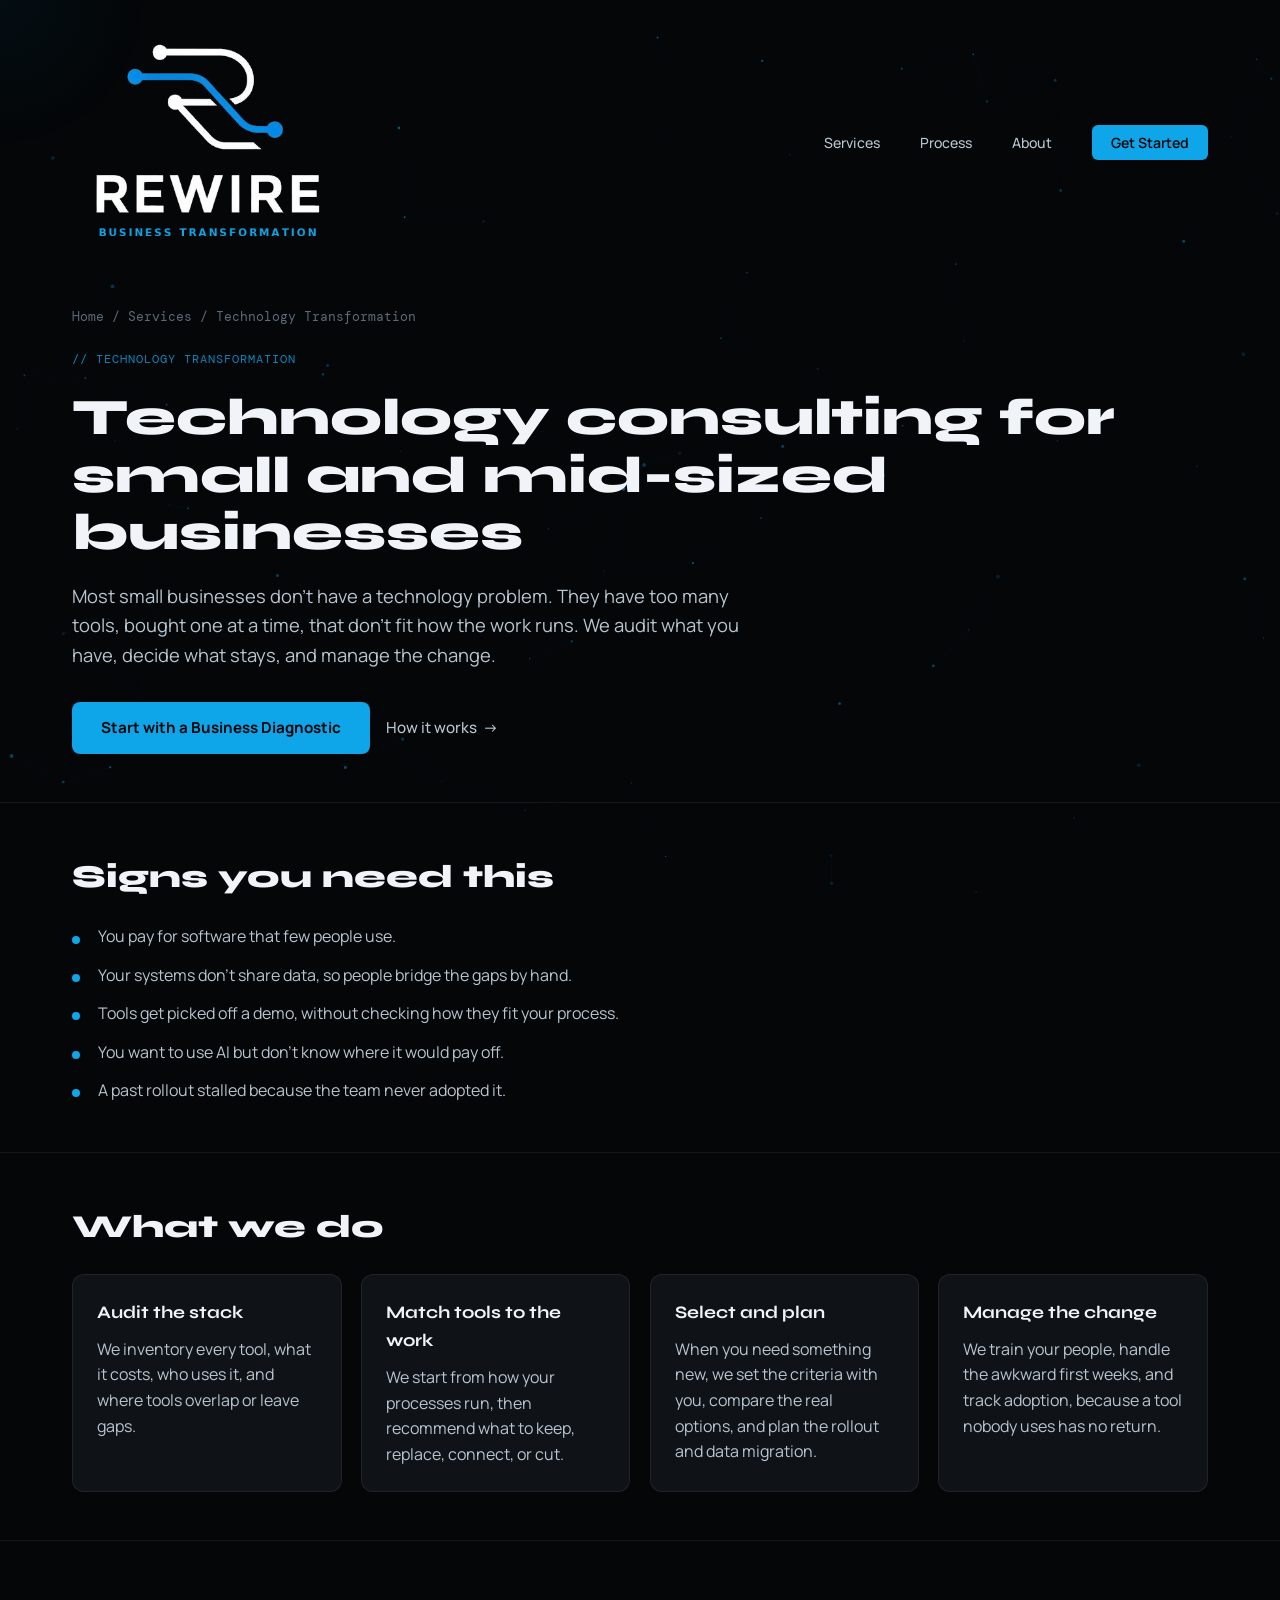
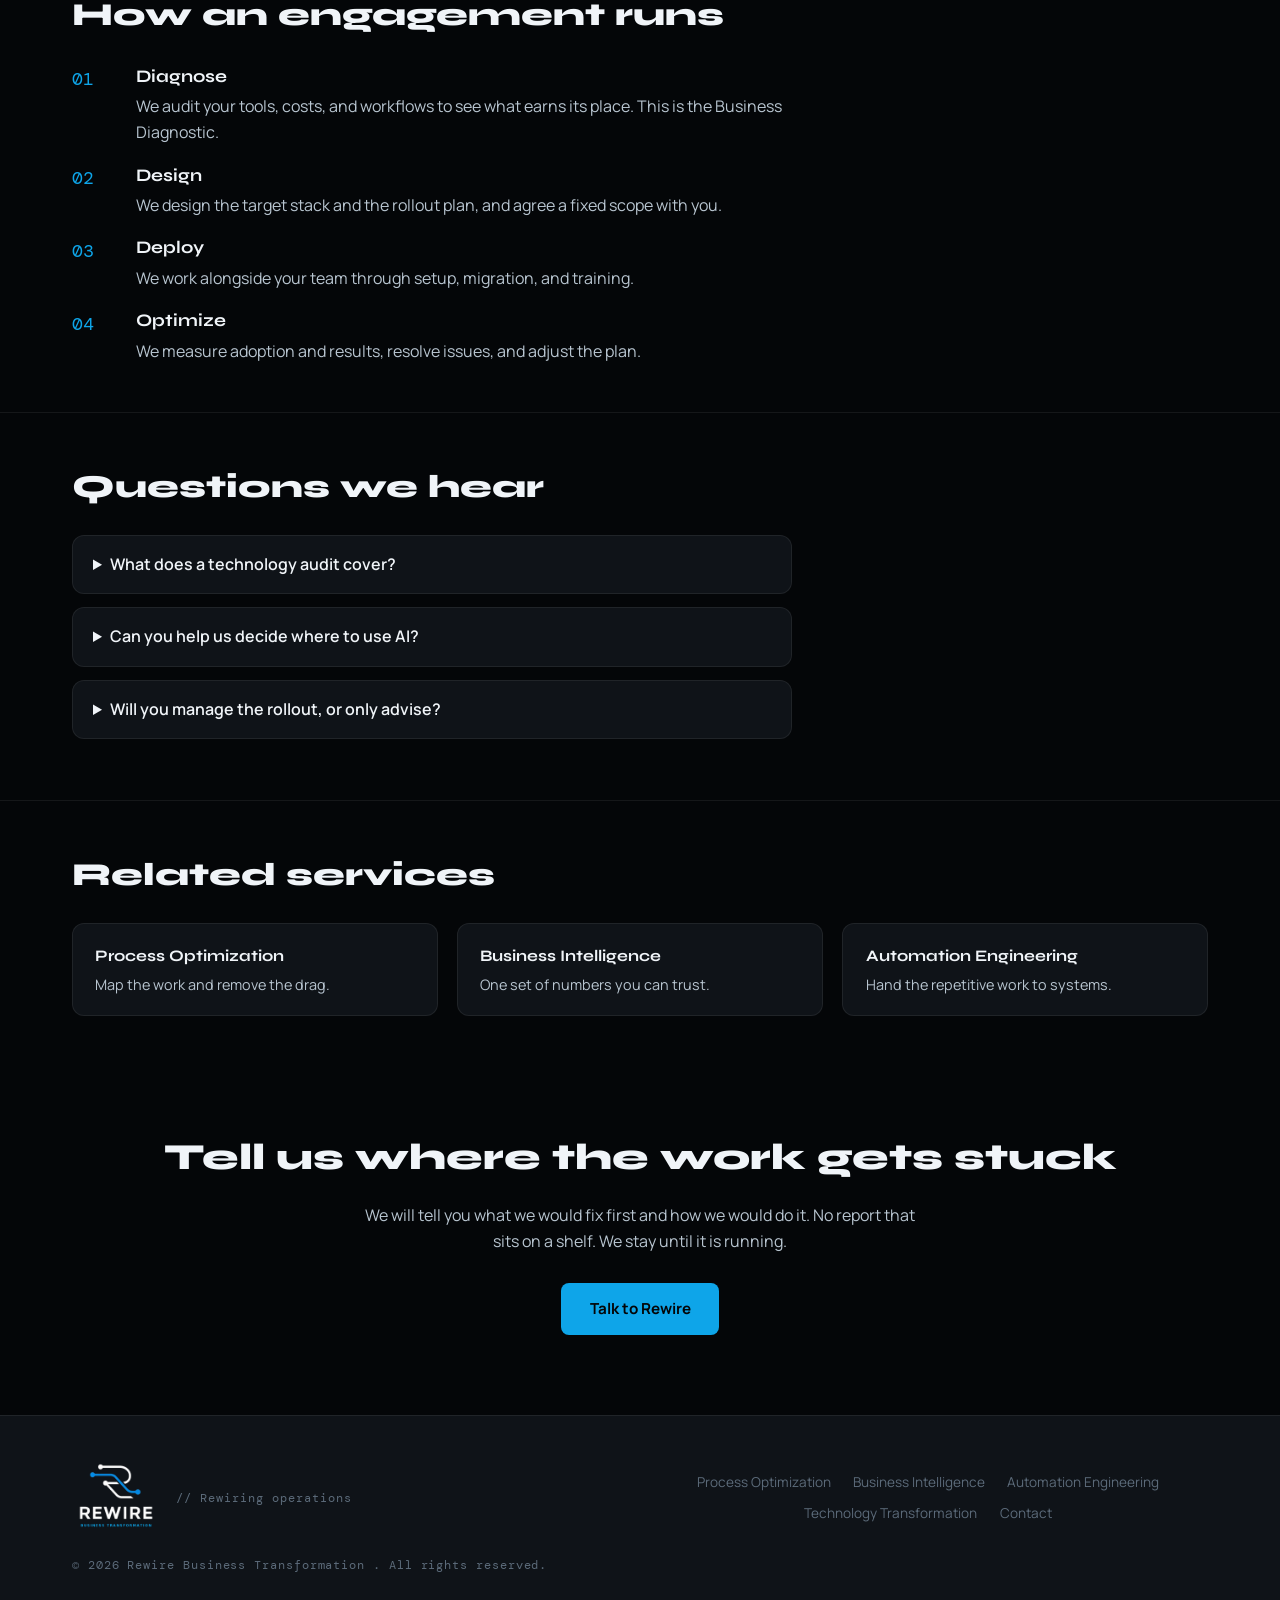
<file: services/technology-transformation.html>
<!DOCTYPE html>
<html lang="en">
<head>
<meta charset="UTF-8" />
<meta name="viewport" content="width=device-width, initial-scale=1.0" />
<title>Technology Consulting for Small Business | Rewire</title>
<meta name="description" content="Rewire audits your tech stack, picks tools that fit how you work, and manages the rollout, so small business technology spend turns into results." />
<meta name="author" content="Rewire Business Transformation" />
<meta name="robots" content="index, follow, max-snippet:-1, max-image-preview:large, max-video-preview:-1" />
<link rel="canonical" href="https://www.rewiretransform.com/services/technology-transformation" />
<meta property="og:type" content="website" />
<meta property="og:url" content="https://www.rewiretransform.com/services/technology-transformation" />
<meta property="og:title" content="Technology Consulting for Small Business | Rewire" />
<meta property="og:description" content="Rewire audits your tech stack, picks tools that fit how you work, and manages the rollout, so small business technology spend turns into results." />
<meta property="og:image" content="https://www.rewiretransform.com/og-image.png" />
<meta property="og:image:width" content="1200" />
<meta property="og:image:height" content="630" />
<meta property="og:image:alt" content="Rewire Business Transformation. Optimize. Transform. Rewire." />
<meta property="og:site_name" content="Rewire Business Transformation" />
<meta property="og:locale" content="en_US" />
<meta name="twitter:card" content="summary_large_image" />
<meta name="twitter:title" content="Technology Consulting for Small Business | Rewire" />
<meta name="twitter:description" content="Rewire audits your tech stack, picks tools that fit how you work, and manages the rollout, so small business technology spend turns into results." />
<meta name="twitter:image" content="https://www.rewiretransform.com/og-image.png" />
<link rel="icon" href="/favicon.ico" sizes="any" />
<link rel="icon" type="image/png" sizes="32x32" href="/favicon-32x32.png" />
<link rel="icon" type="image/png" sizes="16x16" href="/favicon-16x16.png" />
<link rel="apple-touch-icon" href="/apple-touch-icon.png" />
<link rel="manifest" href="/site.webmanifest" />
<meta name="theme-color" content="#040608" />
<script type="application/ld+json">
{
 "@context": "https://schema.org",
 "@type": "Service",
 "@id": "https://www.rewiretransform.com/services/technology-transformation#service",
 "name": "Technology Transformation",
 "serviceType": "Technology Transformation",
 "url": "https://www.rewiretransform.com/services/technology-transformation",
 "description": "Rewire audits your tech stack, picks tools that fit how you work, and manages the rollout, so small business technology spend turns into results.",
 "provider": {
  "@id": "https://www.rewiretransform.com/#organization"
 },
 "areaServed": {
  "@type": "Country",
  "name": "United States"
 },
 "audience": {
  "@type": "BusinessAudience",
  "name": "Small and mid-sized businesses"
 }
}
</script>
<script type="application/ld+json">
{
 "@context": "https://schema.org",
 "@type": "BreadcrumbList",
 "itemListElement": [
  {
   "@type": "ListItem",
   "position": 1,
   "name": "Home",
   "item": "https://www.rewiretransform.com/"
  },
  {
   "@type": "ListItem",
   "position": 2,
   "name": "Services",
   "item": "https://www.rewiretransform.com/#services"
  },
  {
   "@type": "ListItem",
   "position": 3,
   "name": "Technology Transformation",
   "item": "https://www.rewiretransform.com/services/technology-transformation"
  }
 ]
}
</script>
<script type="application/ld+json">
{
 "@context": "https://schema.org",
 "@type": "FAQPage",
 "mainEntity": [
  {
   "@type": "Question",
   "name": "What does a technology audit cover?",
   "acceptedAnswer": {
    "@type": "Answer",
    "text": "We inventory your tools, costs, and users, map them against how your work runs, and recommend what to keep, replace, connect, or cut. You get a prioritized plan, not a long report."
   }
  },
  {
   "@type": "Question",
   "name": "Can you help us decide where to use AI?",
   "acceptedAnswer": {
    "@type": "Answer",
    "text": "Yes. We look for specific tasks where AI saves real time, such as sorting, drafting, and data extraction, and test them on your own data before you commit."
   }
  },
  {
   "@type": "Question",
   "name": "Will you manage the rollout, or only advise?",
   "acceptedAnswer": {
    "@type": "Answer",
    "text": "We stay through the rollout. Our work isn't done when we hand you a document. It's done when the new setup is running and your team is using it."
   }
  }
 ]
}
</script>
<link rel="preconnect" href="https://fonts.googleapis.com" />
<link rel="preconnect" href="https://fonts.gstatic.com" crossorigin />
<link href="https://fonts.googleapis.com/css2?family=Syne:wght@400;600;700;800&family=DM+Mono:wght@300;400;500&family=Manrope:wght@300;400;500;600&display=swap" rel="stylesheet" />
<link rel="stylesheet" href="/style.css?v=1" />
<style>
.svc-page{position:relative;z-index:1}
.svc-hero{padding:calc(1.2rem + 240px + 3rem) 0 3rem}
.svc-crumbs{font-family:var(--font-mono);font-size:.8rem;color:var(--muted);margin-bottom:1.4rem}
.svc-crumbs a{color:var(--muted);text-decoration:none}.svc-crumbs a:hover{color:var(--white)}
.svc-hero h1{font-family:var(--font-display);font-weight:800;color:var(--white);font-size:clamp(1.9rem,4.6vw,3.2rem);line-height:1.12;max-width:20ch;margin-bottom:1.3rem}
.svc-lead{font-size:1.15rem;max-width:62ch;color:var(--text);margin-bottom:2rem}
.svc-cta-row{display:flex;gap:1rem;flex-wrap:wrap;align-items:center}
.svc-section{padding:3rem 0;border-top:1px solid var(--border)}
.svc-section h2{font-family:var(--font-display);font-weight:800;color:var(--white);font-size:clamp(1.4rem,3vw,2rem);margin-bottom:1.4rem}
.svc-list{list-style:none;display:grid;gap:.8rem;max-width:68ch}
.svc-list li{position:relative;padding-left:1.6rem}
.svc-list li::before{content:"";position:absolute;left:0;top:.7em;width:8px;height:8px;border-radius:50%;background:var(--blue)}
.svc-grid{display:grid;grid-template-columns:repeat(auto-fit,minmax(240px,1fr));gap:1.2rem}
.svc-card{background:var(--surface);border:1px solid var(--border);border-radius:var(--radius);padding:1.5rem}
.svc-card h3{font-family:var(--font-display);color:var(--white);font-size:1.1rem;margin-bottom:.6rem}
.svc-steps{list-style:none;display:grid;gap:1rem;max-width:72ch;counter-reset:s}
.svc-steps li{counter-increment:s;display:grid;grid-template-columns:3rem 1fr;gap:1rem;align-items:start}
.svc-steps li::before{content:counter(s,decimal-leading-zero);font-family:var(--font-mono);color:var(--blue);font-size:1.1rem;padding-top:.15rem}
.svc-steps strong{display:block;color:var(--white);font-family:var(--font-display);font-size:1.1rem;margin-bottom:.2rem}
.svc-faq details{border:1px solid var(--border);border-radius:var(--radius);background:var(--surface);padding:1rem 1.25rem;max-width:72ch;margin-bottom:.8rem}
.svc-faq summary{cursor:pointer;color:var(--white);font-weight:600}
.svc-faq details p{margin-top:.8rem}
.svc-related a{display:block;padding:1.2rem 1.4rem;background:var(--surface);border:1px solid var(--border);border-radius:var(--radius);text-decoration:none;color:var(--white);font-family:var(--font-display);font-weight:700;transition:border-color var(--transition)}
.svc-related a span{display:block;font-family:var(--font-body);font-weight:400;font-size:.9rem;color:var(--text);margin-top:.3rem}
.svc-related a:hover{border-color:var(--blue)}
.svc-final{padding:4rem 0 5rem;text-align:center}
.svc-final h2{font-family:var(--font-display);font-weight:800;color:var(--white);font-size:clamp(1.5rem,3.4vw,2.3rem);margin-bottom:1rem}
.svc-final p{max-width:56ch;margin:0 auto 1.8rem}
.footer-nav{flex-wrap:wrap;justify-content:center;gap:.6rem 1.4rem;max-width:560px}
@media (max-width:1024px){.svc-hero{padding-top:calc(1.2rem + 180px + 2.5rem)}}
@media (max-width:768px){.svc-hero{padding-top:calc(.6rem + 120px + 2rem)}.svc-section{padding:2.2rem 0}}
@media (max-width:480px){.svc-hero{padding-top:calc(.6rem + 96px + 1.5rem)}.svc-steps li{grid-template-columns:2.2rem 1fr}}
</style>
</head>
<body>
<canvas id="bg-canvas" aria-hidden="true"></canvas>
<a class="skip-link" href="#main" style="position:absolute;left:-9999px">Skip to content</a>
<nav class="nav" id="nav" role="navigation" aria-label="Main navigation">
<div class="nav-inner">
<div class="nav-logo">
<a href="/" aria-label="Rewire Business Transformation home">
<img src="/Rewire.png" alt="Rewire Business Transformation logo" class="logo-img" width="160" height="160" />
</a>
</div>
<ul class="nav-links">
<li><a href="/#services">Services</a></li>
<li><a href="/#process">Process</a></li>
<li><a href="/#about">About</a></li>
<li><a href="/#contact" class="nav-cta">Get Started</a></li>
</ul>
<button class="burger" id="burger" aria-label="Open menu" aria-expanded="false" aria-controls="mobile-menu">
<span></span><span></span><span></span>
</button>
</div>
</nav>
<div class="mobile-menu" id="mobile-menu" role="dialog" aria-label="Mobile navigation" aria-modal="true">
<ul>
<li><a href="/#services">Services</a></li>
<li><a href="/#process">Process</a></li>
<li><a href="/#about">About</a></li>
<li><a href="/#contact">Get Started</a></li>
</ul>
</div>
<main id="main" class="svc-page">
<section class="svc-hero"><div class="container">
<nav class="svc-crumbs" aria-label="Breadcrumb"><a href="/">Home</a> / <a href="/#services">Services</a> / Technology Transformation</nav>
<div class="mono section-tag">// Technology Transformation</div>
<h1>Technology consulting for small and mid-sized businesses</h1>
<p class="svc-lead">Most small businesses don&#x27;t have a technology problem. They have too many tools, bought one at a time, that don&#x27;t fit how the work runs. We audit what you have, decide what stays, and manage the change.</p>
<div class="svc-cta-row"><a href="/#contact" class="btn-primary">Start with a Business Diagnostic</a><a href="#how" class="btn-ghost">How it works <span class="arrow">→</span></a></div>
</div></section>
<section class="svc-section"><div class="container">
<h2>Signs you need this</h2>
<ul class="svc-list">
<li>You pay for software that few people use.</li>
<li>Your systems don&#x27;t share data, so people bridge the gaps by hand.</li>
<li>Tools get picked off a demo, without checking how they fit your process.</li>
<li>You want to use AI but don&#x27;t know where it would pay off.</li>
<li>A past rollout stalled because the team never adopted it.</li>
</ul>
</div></section>
<section class="svc-section"><div class="container">
<h2>What we do</h2>
<div class="svc-grid">
<div class="svc-card"><h3>Audit the stack</h3><p>We inventory every tool, what it costs, who uses it, and where tools overlap or leave gaps.</p></div>
<div class="svc-card"><h3>Match tools to the work</h3><p>We start from how your processes run, then recommend what to keep, replace, connect, or cut.</p></div>
<div class="svc-card"><h3>Select and plan</h3><p>When you need something new, we set the criteria with you, compare the real options, and plan the rollout and data migration.</p></div>
<div class="svc-card"><h3>Manage the change</h3><p>We train your people, handle the awkward first weeks, and track adoption, because a tool nobody uses has no return.</p></div>
</div>
</div></section>
<section class="svc-section" id="how"><div class="container">
<h2>How an engagement runs</h2>
<ol class="svc-steps">
<li><div><strong>Diagnose</strong>We audit your tools, costs, and workflows to see what earns its place. This is the Business Diagnostic.</div></li>
<li><div><strong>Design</strong>We design the target stack and the rollout plan, and agree a fixed scope with you.</div></li>
<li><div><strong>Deploy</strong>We work alongside your team through setup, migration, and training.</div></li>
<li><div><strong>Optimize</strong>We measure adoption and results, resolve issues, and adjust the plan.</div></li>
</ol>
</div></section>
<section class="svc-section svc-faq"><div class="container">
<h2>Questions we hear</h2>
<details><summary>What does a technology audit cover?</summary><p>We inventory your tools, costs, and users, map them against how your work runs, and recommend what to keep, replace, connect, or cut. You get a prioritized plan, not a long report.</p></details>
<details><summary>Can you help us decide where to use AI?</summary><p>Yes. We look for specific tasks where AI saves real time, such as sorting, drafting, and data extraction, and test them on your own data before you commit.</p></details>
<details><summary>Will you manage the rollout, or only advise?</summary><p>We stay through the rollout. Our work isn&#x27;t done when we hand you a document. It&#x27;s done when the new setup is running and your team is using it.</p></details>
</div></section>
<section class="svc-section svc-related"><div class="container">
<h2>Related services</h2>
<div class="svc-grid">
<a href="/services/process-optimization">Process Optimization <span>Map the work and remove the drag.</span></a>
<a href="/services/business-intelligence">Business Intelligence <span>One set of numbers you can trust.</span></a>
<a href="/services/automation-engineering">Automation Engineering <span>Hand the repetitive work to systems.</span></a>
</div>
</div></section>
<section class="svc-final"><div class="container">
<h2>Tell us where the work gets stuck</h2>
<p>We will tell you what we would fix first and how we would do it. No report that sits on a shelf. We stay until it is running.</p>
<a href="/#contact" class="btn-primary">Talk to Rewire</a>
</div></section>
</main>
<footer class="footer" role="contentinfo">
<div class="container footer-inner">
<div class="footer-logo">
<a href="/" aria-label="Rewire Business Transformation home">
<img src="/Rewire.png" alt="Rewire Business Transformation" width="52" height="52" />
</a>
<span class="mono footer-tagline">// Rewiring operations</span>
</div>
<nav class="footer-nav" aria-label="Footer navigation">
<a href="/services/process-optimization">Process Optimization</a>
<a href="/services/business-intelligence">Business Intelligence</a>
<a href="/services/automation-engineering">Automation Engineering</a>
<a href="/services/technology-transformation">Technology Transformation</a>
<a href="/#contact">Contact</a>
</nav>
<div class="footer-copy mono">
© 2026 Rewire Business Transformation . All rights reserved.
</div>
</div>
</footer>
<script src="/script.js?v=1"></script>
</body>
</html>
</file>
<file: style.css>
/* ============================================================
   REWIRE CONSULTING — CSS
   Dark space aesthetic, electric blue accents
   ============================================================ */

*, *::before, *::after { box-sizing: border-box; margin: 0; padding: 0; }

:root {
  --black:    #040608;
  --dark:     #0a0d12;
  --surface:  #0f1318;
  --surface2: #141920;
  --border:   rgba(255,255,255,0.07);
  --blue:     #0ea5e9;
  --blue-dim: #0369a1;
  --blue-glow:#38bdf8;
  --white:    #f0f4f8;
  --muted:    #5c6b7a;
  --text:     #b8c5d0;

  --font-display: 'Syne', sans-serif;
  --font-body:    'Manrope', sans-serif;
  --font-mono:    'DM Mono', monospace;

  --radius: 12px;
  --transition: 0.3s cubic-bezier(0.25, 0.46, 0.45, 0.94);
}

html { scroll-behavior: smooth; }

body {
  background: var(--black);
  color: var(--text);
  font-family: var(--font-body);
  font-size: 16px;
  line-height: 1.6;
  overflow-x: hidden;
}

/* ── Scrollbar ── */
::-webkit-scrollbar { width: 4px; }
::-webkit-scrollbar-track { background: var(--dark); }
::-webkit-scrollbar-thumb { background: var(--blue-dim); border-radius: 2px; }

/* ── Utils ── */
.mono { font-family: var(--font-mono); font-size: 0.78rem; letter-spacing: 0.08em; }
.container { max-width: 1200px; margin: 0 auto; padding: 0 2rem; }
.section-tag { color: var(--blue); text-transform: uppercase; margin-bottom: 1.2rem; opacity: 0.8; }
.section-title {
  font-family: var(--font-display);
  font-size: clamp(2rem, 4vw, 3rem);
  font-weight: 700;
  color: var(--white);
  line-height: 1.15;
  margin-bottom: 3rem;
}
.section-header { max-width: 600px; }

/* ── Canvas Background ── */
#bg-canvas {
  position: fixed;
  top: 0; left: 0;
  width: 100%; height: 100%;
  z-index: 0;
  pointer-events: none;
}

/* ── Navigation ── */
.nav {
  position: fixed;
  top: 0; left: 0; right: 0;
  z-index: 100;
  padding: 1.2rem 0;
  transition: var(--transition);
}
.nav.scrolled {
  background: rgba(4, 6, 8, 0.92);
  backdrop-filter: blur(20px);
  border-bottom: 1px solid var(--border);
  padding: 0.6rem 0;
}
.nav.scrolled .logo-img { height: 165px; }
.nav-inner {
  max-width: 1200px;
  margin: 0 auto;
  padding: 0 2rem;
  display: flex;
  align-items: center;
  justify-content: space-between;
}
.nav-logo { display: flex; align-items: center; }
.logo-img { height: 240px; width: auto; transition: height var(--transition); }
.nav-links { display: flex; align-items: center; gap: 2.5rem; list-style: none; }
.nav-links a {
  color: var(--text);
  text-decoration: none;
  font-size: 0.88rem;
  font-weight: 500;
  transition: color var(--transition);
}
.nav-links a:hover { color: var(--white); }
.nav-cta {
  background: var(--blue) !important;
  color: var(--black) !important;
  padding: 0.5rem 1.2rem;
  border-radius: 6px;
  font-weight: 600 !important;
  transition: all var(--transition) !important;
}
.nav-cta:hover { background: var(--blue-glow) !important; transform: translateY(-1px); }
.burger { display: none; flex-direction: column; gap: 5px; background: none; border: none; cursor: pointer; padding: 4px; }
.burger span { display: block; width: 22px; height: 1.5px; background: var(--white); transition: var(--transition); }

/* ── Mobile Menu ── */
.mobile-menu {
  position: fixed;
  top: 0; left: 0; right: 0; bottom: 0;
  background: var(--dark);
  z-index: 99;
  display: flex;
  align-items: center;
  justify-content: center;
  opacity: 0;
  pointer-events: none;
  transition: var(--transition);
}
.mobile-menu.open { opacity: 1; pointer-events: all; }
.mobile-menu ul { list-style: none; text-align: center; }
.mobile-menu li { margin: 1.5rem 0; }
.mobile-menu a {
  font-family: var(--font-display);
  font-size: 2rem;
  font-weight: 700;
  color: var(--white);
  text-decoration: none;
  transition: color var(--transition);
}
.mobile-menu a:hover { color: var(--blue); }

/* ── Hero (video now sits in its own section above this one) ── */
.hero {
  position: relative;
  z-index: 1;
  max-width: 1200px;
  margin: 0 auto;
  padding: 4rem 2rem;
}
.hero-content {
  position: relative;
  display: grid;
  grid-template-columns: 1fr 1fr;
  gap: 4rem;
  align-items: center;
}
.hero-left { position: relative; }
.hero-right { position: relative; }
.hero-tag {
  display: inline-flex;
  align-items: center;
  gap: 0.5rem;
  color: var(--blue);
  background: rgba(14, 165, 233, 0.08);
  border: 1px solid rgba(14, 165, 233, 0.2);
  padding: 0.4rem 0.9rem;
  border-radius: 4px;
  margin-bottom: 2rem;
  animation: fadeUp 0.8s ease both;
}
.hero-title {
  font-family: var(--font-display);
  font-size: clamp(1.8rem, 3.5vw, 3rem);
  font-weight: 800;
  color: var(--white);
  line-height: 1.05;
  margin-bottom: 1.5rem;
}
.hero-title .line {
  display: block;
  opacity: 0;
  transform: translateY(30px);
  animation: fadeUp 0.8s ease forwards;
}
.hero-title .line:nth-child(1) { animation-delay: 0.1s; }
.hero-title .line:nth-child(2) { animation-delay: 0.2s; }
.hero-title .line:nth-child(3) { animation-delay: 0.3s; }
.accent-word { color: var(--blue); }
.hero-sub {
  font-size: 1.05rem;
  color: var(--text);
  max-width: 480px;
  margin-bottom: 2.5rem;
  opacity: 0;
  animation: fadeUp 0.8s ease 0.5s forwards;
}
.hero-actions {
  display: flex;
  align-items: center;
  gap: 1.5rem;
  flex-wrap: wrap;
  margin-bottom: 3.5rem;
  opacity: 0;
  animation: fadeUp 0.8s ease 0.6s forwards;
}
.btn-primary {
  display: inline-flex;
  align-items: center;
  gap: 0.5rem;
  background: var(--blue);
  color: var(--black);
  padding: 0.85rem 1.8rem;
  border-radius: 8px;
  font-weight: 700;
  font-size: 0.95rem;
  text-decoration: none;
  border: none;
  cursor: pointer;
  transition: all var(--transition);
  position: relative;
  overflow: hidden;
}
.btn-primary::before {
  content: '';
  position: absolute;
  top: 0; left: -100%; width: 100%; height: 100%;
  background: linear-gradient(90deg, transparent, rgba(255,255,255,0.2), transparent);
  transition: left 0.5s ease;
}
.btn-primary:hover::before { left: 100%; }
.btn-primary:hover { background: var(--blue-glow); transform: translateY(-2px); box-shadow: 0 8px 30px rgba(14, 165, 233, 0.35); }
.btn-primary.full-width { width: 100%; justify-content: center; }
.btn-ghost {
  display: inline-flex;
  align-items: center;
  gap: 0.4rem;
  color: var(--text);
  text-decoration: none;
  font-weight: 500;
  font-size: 0.95rem;
  transition: color var(--transition);
}
.btn-ghost:hover { color: var(--white); }
.btn-ghost .arrow { transition: transform var(--transition); }
.btn-ghost:hover .arrow { transform: translateX(4px); }

/* ── Hero Stats ── */
.hero-stats {
  display: flex;
  align-items: center;
  gap: 2rem;
  opacity: 0;
  animation: fadeUp 0.8s ease 0.8s forwards;
}
.stat { text-align: left; }
.stat-num {
  font-family: var(--font-display);
  font-size: 2.2rem;
  font-weight: 800;
  color: var(--white);
  line-height: 1;
}
.stat-unit { font-size: 1.2rem; color: var(--blue); font-weight: 700; }
.stat-label { display: block; font-size: 0.75rem; color: var(--muted); margin-top: 0.25rem; font-weight: 500; }
.stat-divider { width: 1px; height: 40px; background: var(--border); }

/* ── Hero Video Section (its own section, stacked below .hero) ── */
.hero-video-section {
  position: relative;
  z-index: 1;
  max-width: 1200px;
  margin: 0 auto;
  padding: 14rem 2rem 2rem;
}
.hero-visual {
  position: relative;
  max-width: 900px;
  margin: 0 auto;
  opacity: 0;
  animation: fadeIn 1.2s ease 0.4s forwards;
}
.circuit-diagram {
  position: relative;
  aspect-ratio: 16 / 10;
  overflow: hidden;
  border-radius: 12px;
}
.circuit-svg {
  width: 100%;
  height: 100%;
  filter: drop-shadow(0 0 30px rgba(14, 165, 233, 0.15));
}
.c-path {
  stroke-dasharray: 1000;
  stroke-dashoffset: 1000;
  animation: drawPath 2s ease 0.8s forwards;
}
.metric-card {
  position: absolute;
  background: rgba(15, 19, 24, 0.9);
  border: 1px solid var(--border);
  border-radius: 8px;
  padding: 0.75rem 1rem;
  backdrop-filter: blur(10px);
  display: flex;
  flex-direction: column;
  gap: 0.2rem;
  animation: floatCard 4s ease-in-out infinite;
  min-width: 130px;
}
.metric-card:nth-child(2) { animation-delay: 2s; }
.metric-card .mono { color: var(--muted); font-size: 0.68rem; }
.metric-card strong { color: var(--white); font-size: 1.1rem; font-family: var(--font-display); }
.metric-dot {
  width: 6px; height: 6px;
  background: var(--blue);
  border-radius: 50%;
  align-self: flex-start;
  margin-bottom: 0.2rem;
  box-shadow: 0 0 8px var(--blue);
  animation: pulse 2s ease infinite;
}

/* ── Hero pause/play toggle (ADA: WCAG 2.2.2 Pause, Stop, Hide) ── */
.video-toggle-btn {
  position: absolute;
  bottom: 16px;
  right: 16px;
  z-index: 5;
  width: 36px;
  height: 36px;
  border-radius: 50%;
  border: 1px solid rgba(255,255,255,0.25);
  background: rgba(4,6,8,0.6);
  color: #e5edf3;
  font-size: 14px;
  line-height: 1;
  cursor: pointer;
  display: flex;
  align-items: center;
  justify-content: center;
  transition: background 0.2s ease, border-color 0.2s ease;
}
.video-toggle-btn:hover,
.video-toggle-btn:focus-visible {
  background: rgba(4,6,8,0.85);
  border-color: rgba(14,165,233,0.6);
}
.video-toggle-btn:focus-visible {
  outline: 2px solid #0ea5e9;
  outline-offset: 2px;
}

/* ── Services ── */
.services {
  position: relative;
  z-index: 1;
  padding: 8rem 0;
}
.services-grid {
  display: grid;
  grid-template-columns: repeat(2, 1fr);
  gap: 1.5rem;
}
.service-card {
  background: var(--surface);
  border: 1px solid var(--border);
  border-radius: var(--radius);
  padding: 2.5rem;
  position: relative;
  overflow: hidden;
  transition: all var(--transition);
  cursor: pointer;
}
.service-card::before {
  content: '';
  position: absolute;
  top: 0; left: 0; right: 0;
  height: 2px;
  background: linear-gradient(90deg, transparent, var(--blue), transparent);
  opacity: 0;
  transition: opacity var(--transition);
}
.service-card:hover { border-color: rgba(14, 165, 233, 0.25); transform: translateY(-4px); background: var(--surface2); }
.service-card:hover::before { opacity: 1; }
.service-card.featured {
  background: linear-gradient(135deg, rgba(14, 165, 233, 0.08), rgba(4, 6, 8, 0.5));
  border-color: rgba(14, 165, 233, 0.2);
}
.service-card.featured::before { opacity: 0.6; }
.service-icon {
  width: 44px; height: 44px;
  color: var(--blue);
  margin-bottom: 1.5rem;
}
.service-num {
  position: absolute;
  top: 1.5rem; right: 1.5rem;
  color: rgba(255,255,255,0.08);
  font-size: 1.1rem;
}
.service-card h3 {
  font-family: var(--font-display);
  font-size: 1.25rem;
  font-weight: 700;
  color: var(--white);
  margin-bottom: 0.75rem;
}
.service-card p { font-size: 0.9rem; color: var(--text); margin-bottom: 1.5rem; line-height: 1.65; }
.service-tags {
  display: flex;
  flex-wrap: wrap;
  gap: 0.5rem;
  list-style: none;
  margin-bottom: 1.5rem;
}
.service-tags li {
  font-size: 0.72rem;
  font-family: var(--font-mono);
  color: var(--blue);
  background: rgba(14, 165, 233, 0.08);
  border: 1px solid rgba(14, 165, 233, 0.15);
  padding: 0.25rem 0.6rem;
  border-radius: 4px;
}
.service-link {
  color: var(--blue);
  text-decoration: none;
  font-size: 0.82rem;
  transition: all var(--transition);
}
.service-link:hover { color: var(--blue-glow); letter-spacing: 0.02em; }

/* ── Process ── */
.process {
  position: relative;
  z-index: 1;
  padding: 8rem 0;
  background: linear-gradient(180deg, transparent, rgba(14, 165, 233, 0.03) 50%, transparent);
}
.process-track { position: relative; }
.process-line {
  position: absolute;
  left: 28px;
  top: 24px;
  bottom: 24px;
  width: 1px;
  background: linear-gradient(180deg, var(--blue), rgba(14, 165, 233, 0.1));
}
.process-steps { display: flex; flex-direction: column; gap: 3rem; }
.process-step {
  display: flex;
  gap: 2.5rem;
  align-items: flex-start;
  opacity: 0;
  transform: translateX(-20px);
  transition: all 0.6s ease;
}
.process-step.visible { opacity: 1; transform: none; }
.step-node {
  width: 56px; height: 56px;
  background: var(--surface);
  border: 2px solid var(--blue);
  border-radius: 50%;
  display: flex;
  align-items: center;
  justify-content: center;
  flex-shrink: 0;
  position: relative;
  z-index: 1;
  box-shadow: 0 0 20px rgba(14, 165, 233, 0.2);
}
.step-node .mono { color: var(--blue); font-size: 0.75rem; }
.step-content { padding-top: 0.75rem; }
.step-content h3 {
  font-family: var(--font-display);
  font-size: 1.3rem;
  font-weight: 700;
  color: var(--white);
  margin-bottom: 0.5rem;
}
.step-content p { font-size: 0.9rem; color: var(--text); max-width: 560px; }

/* ── About ── */
.about {
  position: relative;
  z-index: 1;
  padding: 8rem 0;
}
.about-inner {
  display: grid;
  grid-template-columns: 1fr 1fr;
  gap: 6rem;
  align-items: center;
}
.about-left h2 {
  font-family: var(--font-display);
  font-size: clamp(2rem, 4vw, 3rem);
  font-weight: 800;
  color: var(--white);
  line-height: 1.15;
  margin-bottom: 1.5rem;
}
.about-left p { color: var(--text); margin-bottom: 1.2rem; font-size: 0.95rem; }
.about-values { margin-top: 2.5rem; display: flex; flex-direction: column; gap: 1.2rem; }
.value-item {
  display: flex;
  align-items: flex-start;
  gap: 1rem;
  padding: 1rem 1.2rem;
  background: var(--surface);
  border: 1px solid var(--border);
  border-radius: 8px;
  transition: border-color var(--transition);
}
.value-item:hover { border-color: rgba(14, 165, 233, 0.2); }
.value-icon { color: var(--blue); font-size: 1rem; margin-top: 0.1rem; flex-shrink: 0; }
.value-item strong { display: block; color: var(--white); font-size: 0.9rem; margin-bottom: 0.2rem; }
.value-item span { color: var(--muted); font-size: 0.82rem; }

/* ── Orbiter (animated canvas orbit, replaces old CSS spin orbit) ── */
.about-right { display: flex; justify-content: center; }
.about-visual { width: 100%; max-width: 420px; margin: 0 auto; }
.rw-orbiter { position: relative; width: 100%; background: transparent; }
.rw-orbiter canvas { position: absolute; inset: 0; width: 100%; height: 100%; display: block; }

.rw-orbiter-label {
  position: absolute; left: 0; top: 0; white-space: nowrap; will-change: transform;
  font-size: clamp(12px, 1.1vw, 15px); font-weight: 500; line-height: 1.2; font-family: inherit; letter-spacing: .08em;
  color: #d6f8ff; text-decoration: none; text-shadow: 0 0 10px rgba(63,216,238,.65), 0 0 2px rgba(0,0,0,.9);
  transition: color .2s, text-shadow .2s;
}
a.rw-orbiter-label:hover, a.rw-orbiter-label:focus-visible { color: #fff; text-shadow: 0 0 16px rgba(63,216,238,1); outline: none; }

/* ── Contact ── */
.contact {
  position: relative;
  z-index: 1;
  padding: 8rem 0;
}
.contact-inner {
  display: grid;
  grid-template-columns: 1fr 1.4fr;
  gap: 6rem;
  align-items: start;
}
.contact-left h2 {
  font-family: var(--font-display);
  font-size: clamp(2rem, 3.5vw, 2.8rem);
  font-weight: 800;
  color: var(--white);
  line-height: 1.15;
  margin-bottom: 1rem;
}
.contact-left p { color: var(--text); margin-bottom: 2rem; }
.contact-link { color: var(--blue); text-decoration: none; font-size: 0.82rem; }
.contact-link:hover { color: var(--blue-glow); }

/* ── Form ── */
.contact-form { display: flex; flex-direction: column; gap: 1.2rem; }
.form-row { display: grid; grid-template-columns: 1fr 1fr; gap: 1.2rem; }
.form-group { display: flex; flex-direction: column; gap: 0.5rem; }
.form-group label { color: var(--muted); font-size: 0.72rem; }
.form-group input,
.form-group select,
.form-group textarea {
  background: var(--surface);
  border: 1px solid var(--border);
  border-radius: 8px;
  padding: 0.85rem 1rem;
  color: var(--white);
  font-family: var(--font-body);
  font-size: 0.9rem;
  transition: border-color var(--transition), box-shadow var(--transition);
  outline: none;
  width: 100%;
  -webkit-appearance: none;
}
.form-group select { cursor: pointer; }
.form-group input::placeholder,
.form-group textarea::placeholder { color: var(--muted); }
.form-group input:focus,
.form-group select:focus,
.form-group textarea:focus {
  border-color: rgba(14, 165, 233, 0.4);
  box-shadow: 0 0 0 3px rgba(14, 165, 233, 0.08);
}
.form-group textarea { resize: vertical; min-height: 100px; }
.form-group select option { background: var(--surface); }

/* ── Footer ── */
.footer {
  position: relative;
  z-index: 1;
  border-top: 1px solid var(--border);
  padding: 2.5rem 0;
  background: var(--surface);
}
.footer-inner {
  display: flex;
  align-items: center;
  justify-content: space-between;
  flex-wrap: wrap;
  gap: 1rem;
}
.footer-logo { display: flex; align-items: center; gap: 1rem; }
.footer-logo img { height: 78px; width: auto; }
.footer-tagline { color: var(--muted); }
.footer-nav { display: flex; gap: 2rem; }
.footer-nav a { color: var(--muted); text-decoration: none; font-size: 0.85rem; transition: color var(--transition); }
.footer-nav a:hover { color: var(--white); }
.footer-copy { color: var(--muted); font-size: 0.72rem; }

/* ── Animations ── */
@keyframes fadeUp {
  to { opacity: 1; transform: translateY(0); }
}
@keyframes fadeIn {
  to { opacity: 1; }
}
@keyframes drawPath {
  to { stroke-dashoffset: 0; }
}
@keyframes floatCard {
  0%, 100% { transform: translateY(0); }
  50% { transform: translateY(-10px); }
}
@keyframes pulse {
  0%, 100% { box-shadow: 0 0 6px var(--blue); }
  50% { box-shadow: 0 0 14px var(--blue), 0 0 28px rgba(14,165,233,0.4); }
}

/* ── Responsive ── */

/* Tablet */
@media (max-width: 1024px) {
  .logo-img { height: 180px; }
  .nav.scrolled .logo-img { height: 128px; }
  .hero { padding: 2rem; }
  .hero-content { grid-template-columns: 1fr; gap: 2.5rem; }
  .hero-video-section { padding: 10rem 2rem 2rem; }
  .hero-visual { max-width: 420px; margin: 0 auto; }
  .about-inner { grid-template-columns: 1fr; gap: 4rem; }
  .contact-inner { grid-template-columns: 1fr; gap: 3rem; }
  .services { padding: 6rem 0; }
  .process { padding: 6rem 0; }
  .about  { padding: 6rem 0; }
  .contact { padding: 6rem 0; }
}

/* Mobile */
@media (max-width: 768px) {
  /* Nav */
  .nav { padding: 0.6rem 0; }
  .nav.scrolled { padding: 0.4rem 0; }
  .nav-links { display: none; }
  .burger { display: flex; }
  .logo-img { height: 120px; }
  .nav.scrolled .logo-img { height: 90px; }

  /* Hero — push down enough for the logo */
  .hero { padding: 1.5rem; }
  .hero-video-section { padding: 8rem 1.5rem 1.5rem; }
  .hero-sub { font-size: 0.95rem; }
  .hero-stats {
    display: grid;
    grid-template-columns: repeat(3, 1fr);
    gap: 0;
    background: var(--surface);
    border: 1px solid var(--border);
    border-radius: 10px;
    padding: 1.2rem 0.5rem;
    text-align: center;
  }
  .stat { text-align: center; }
  .stat-divider { display: block; width: 1px; height: auto; background: var(--border); }
  .stat-num { font-size: 1.6rem; }
  .stat-label { font-size: 0.68rem; }

  /* Services */
  .services { padding: 5rem 0; }
  .services-grid { grid-template-columns: 1fr; gap: 1rem; }
  .service-card { padding: 1.8rem; }

  /* Process */
  .process { padding: 5rem 0; }
  .process-line { left: 23px; }
  .process-step { gap: 1.5rem; }
  .step-node { width: 46px; height: 46px; flex-shrink: 0; }
  .step-content h3 { font-size: 1.1rem; }
  .step-content p { font-size: 0.85rem; }

  /* About */
  .about { padding: 5rem 0; }
  .about-right { display: none; }
  .about-left h2 { font-size: 2rem; }

  /* Contact */
  .contact { padding: 5rem 0; }
  .form-row { grid-template-columns: 1fr; }
  .contact-left h2 { font-size: 1.8rem; }

  /* Footer */
  .footer-inner { flex-direction: column; align-items: center; text-align: center; gap: 1.2rem; }
  .footer-logo { flex-direction: column; gap: 0.5rem; }
  .footer-logo img { height: 105px; }
  .footer-nav { flex-wrap: wrap; justify-content: center; gap: 1rem; }
}

/* Small mobile */
@media (max-width: 480px) {
  .container { padding: 0 1.2rem; }
  .logo-img { height: 96px; }
  .nav.scrolled .logo-img { height: 75px; }
  .hero-video-section { padding-top: 7rem; }
  .hero-title { font-size: 2rem; }
  .hero-tag { font-size: 0.7rem; }
  .hero-actions { flex-direction: column; align-items: stretch; }
  .btn-primary, .btn-ghost { text-align: center; justify-content: center; }
  .metric-card { display: none; }
  .section-title { font-size: 1.8rem; }
  .service-card { padding: 1.4rem; }
  .service-card h3 { font-size: 1.1rem; }
  .hero-stats { padding: 1rem 0.3rem; }
  .stat-num { font-size: 1.4rem; }
  .stat-label { font-size: 0.62rem; }
  .mobile-menu a { font-size: 1.6rem; }
  .footer-logo img { height: 84px; }
}

/* ── FAQ hidden section (crawlable, not visually prominent) ── */
.faq-hidden {
  padding: 4rem 0 2rem;
  position: relative;
  z-index: 1;
}
.faq-hidden h2 {
  font-family: var(--font-display);
  font-size: 1.6rem;
  color: var(--white);
  margin-bottom: 1.5rem;
}
.faq-hidden details {
  border: 1px solid var(--border);
  border-radius: 8px;
  margin-bottom: 0.75rem;
  background: var(--surface);
}
.faq-hidden summary {
  padding: 1rem 1.2rem;
  cursor: pointer;
  font-weight: 600;
  color: var(--white);
  list-style: none;
  display: flex;
  justify-content: space-between;
  align-items: center;
  font-size: 0.95rem;
}
.faq-hidden summary::-webkit-details-marker { display: none; }
.faq-hidden summary::after {
  content: '+';
  color: var(--blue);
  font-size: 1.2rem;
  transition: transform var(--transition);
}
.faq-hidden details[open] summary::after { transform: rotate(45deg); }
.faq-hidden details p {
  padding: 0 1.2rem 1rem;
  color: var(--text);
  font-size: 0.9rem;
  line-height: 1.65;
}

/* ── HERO VIDEO ── */
.hero-video {
  width: 100%;
  height: 100%;
  object-fit: cover;
  object-position: center;
  display: block;
  border-radius: var(--radius);
}
.hero-video-overlay {
  position: absolute;
  inset: 0;
  border-radius: var(--radius);
  background:
    linear-gradient(to right, rgba(4,6,8,0.35) 0%, transparent 20%, transparent 80%, rgba(4,6,8,0.35) 100%),
    linear-gradient(to bottom, rgba(4,6,8,0.2) 0%, transparent 20%, transparent 70%, rgba(4,6,8,0.55) 100%);
  pointer-events: none;
}
</file>
